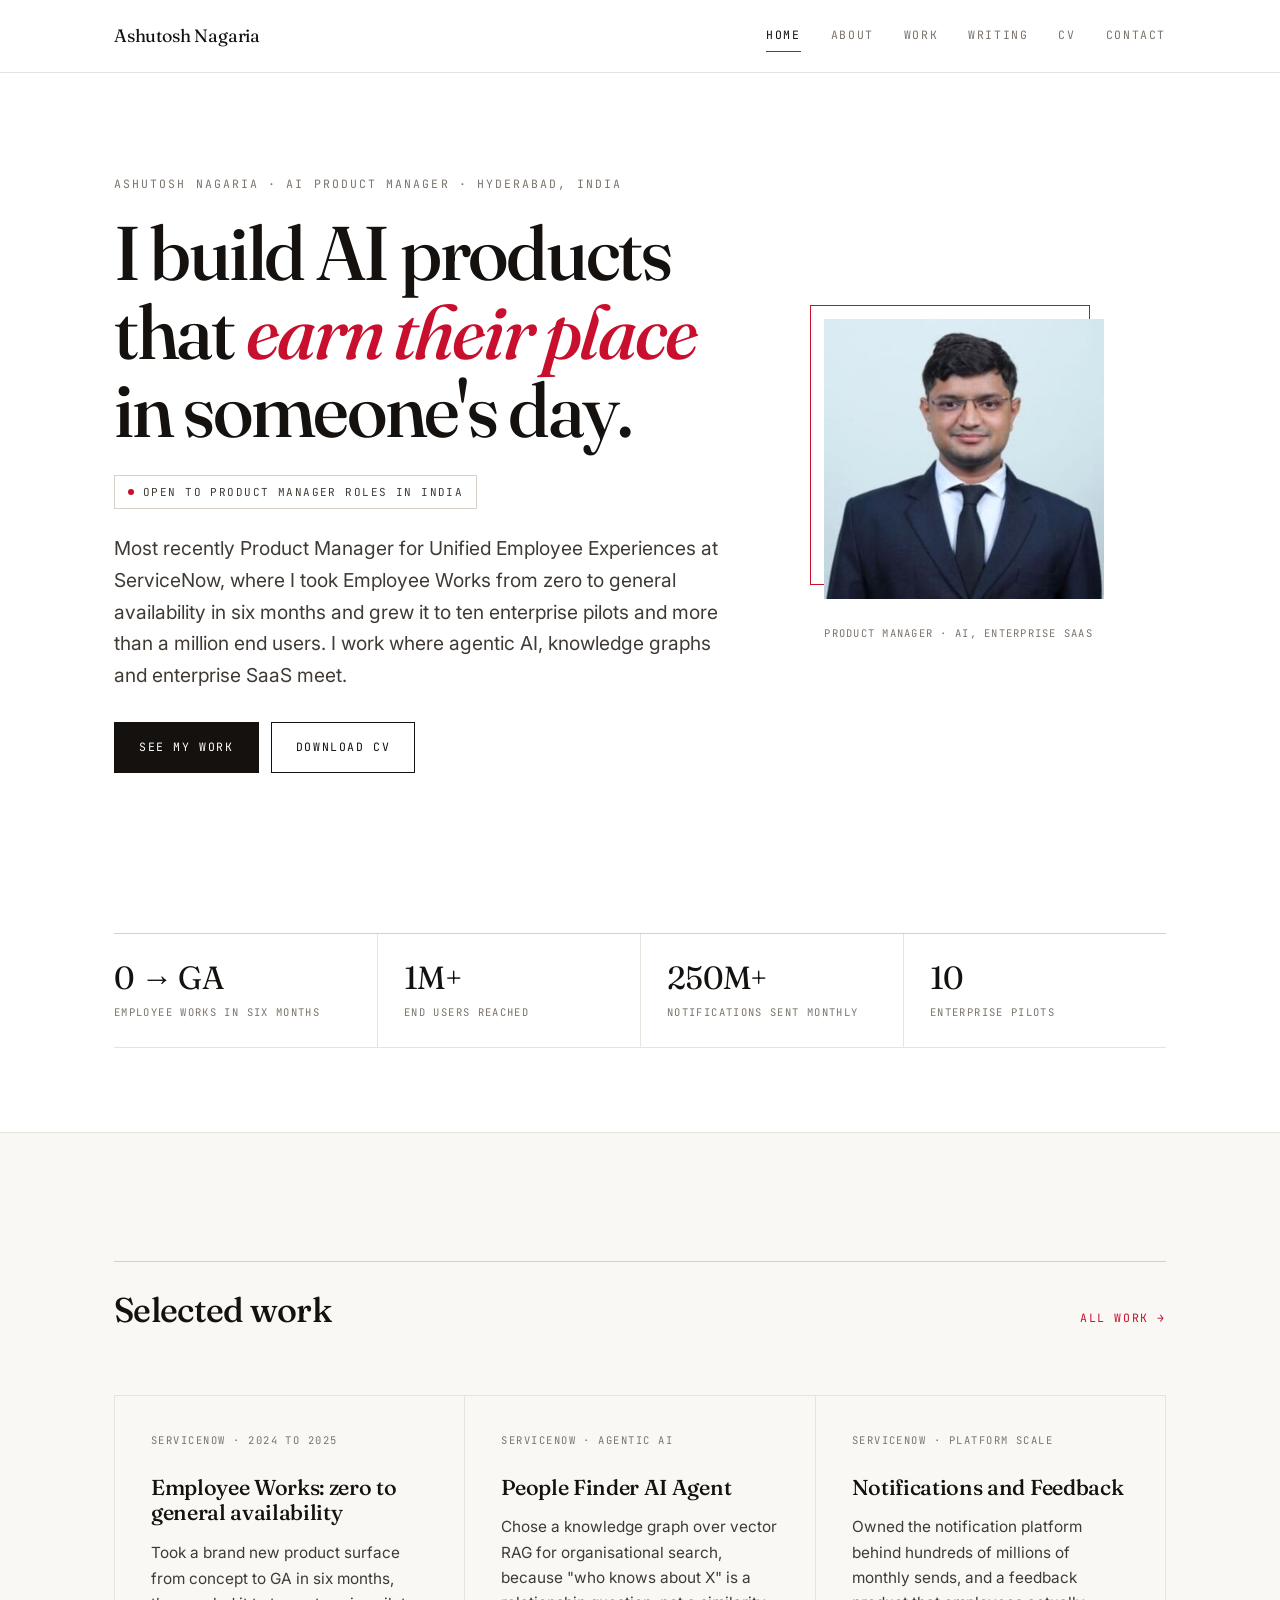
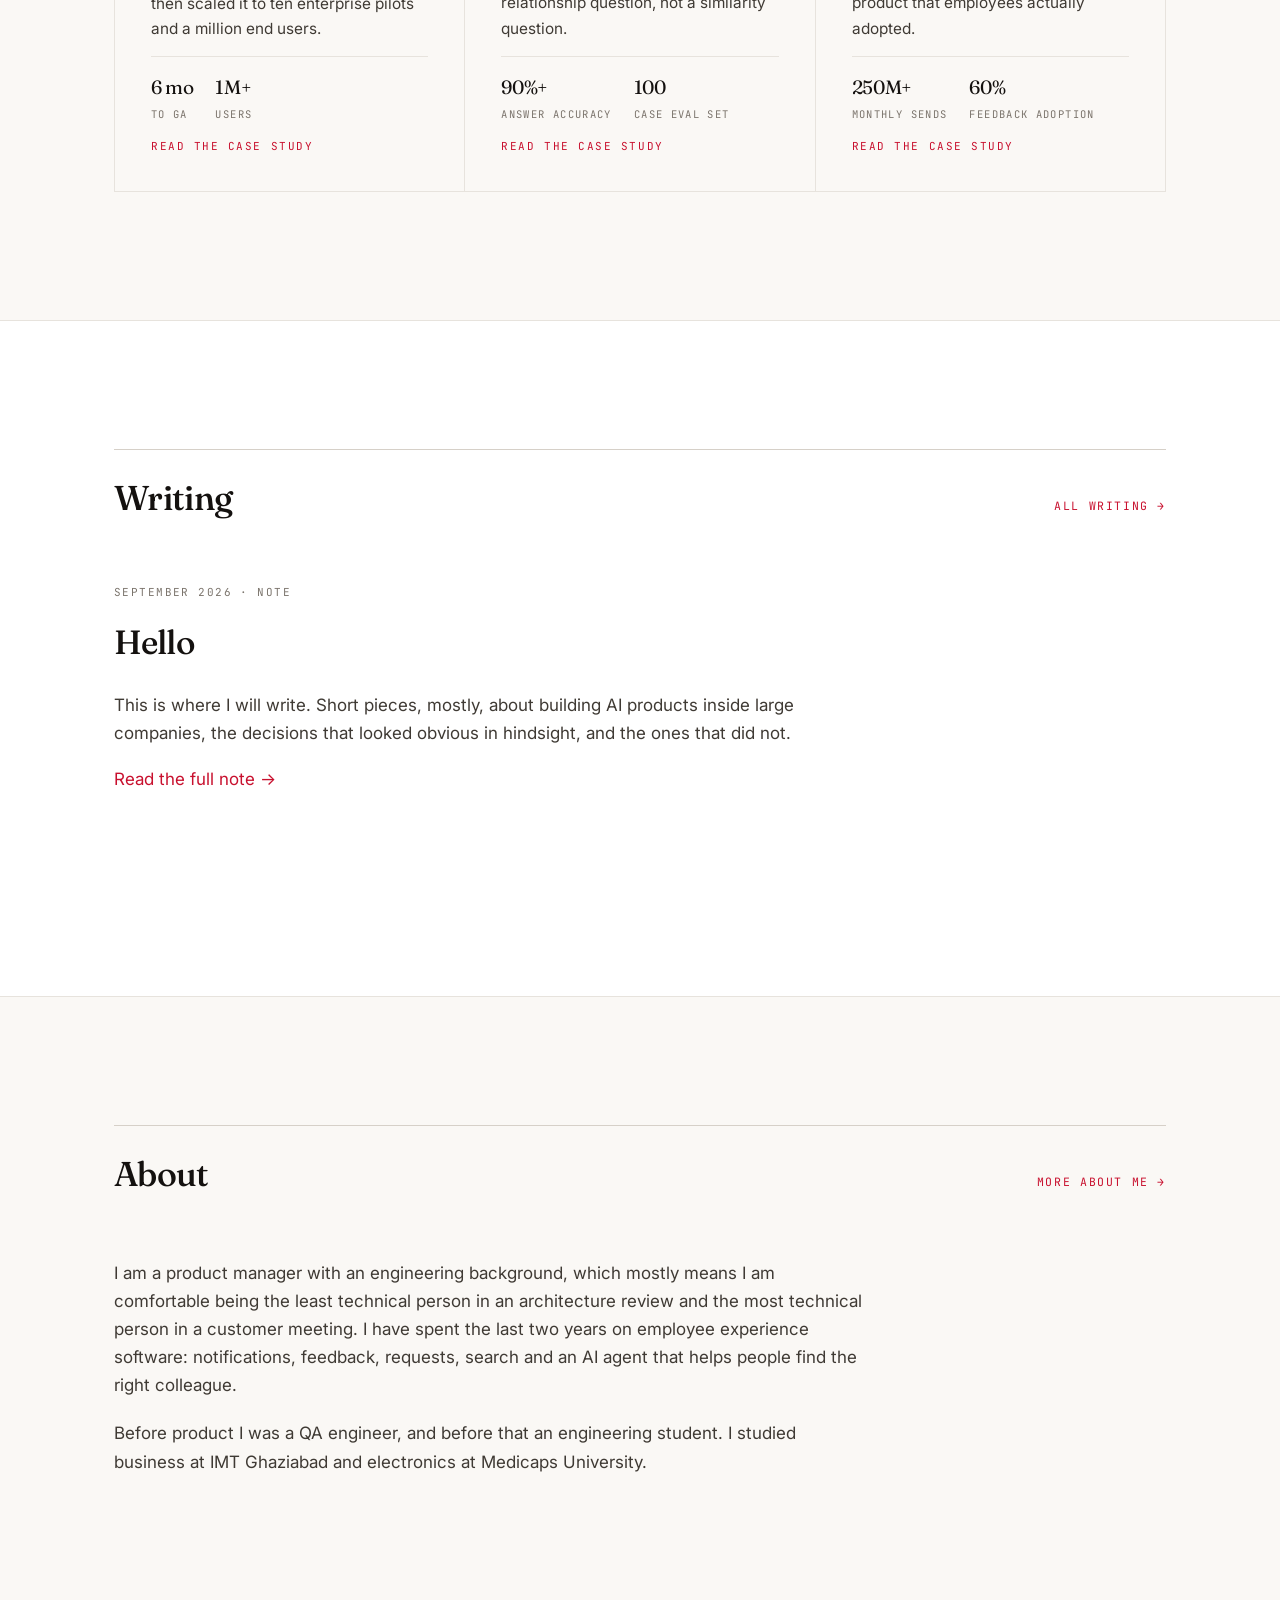
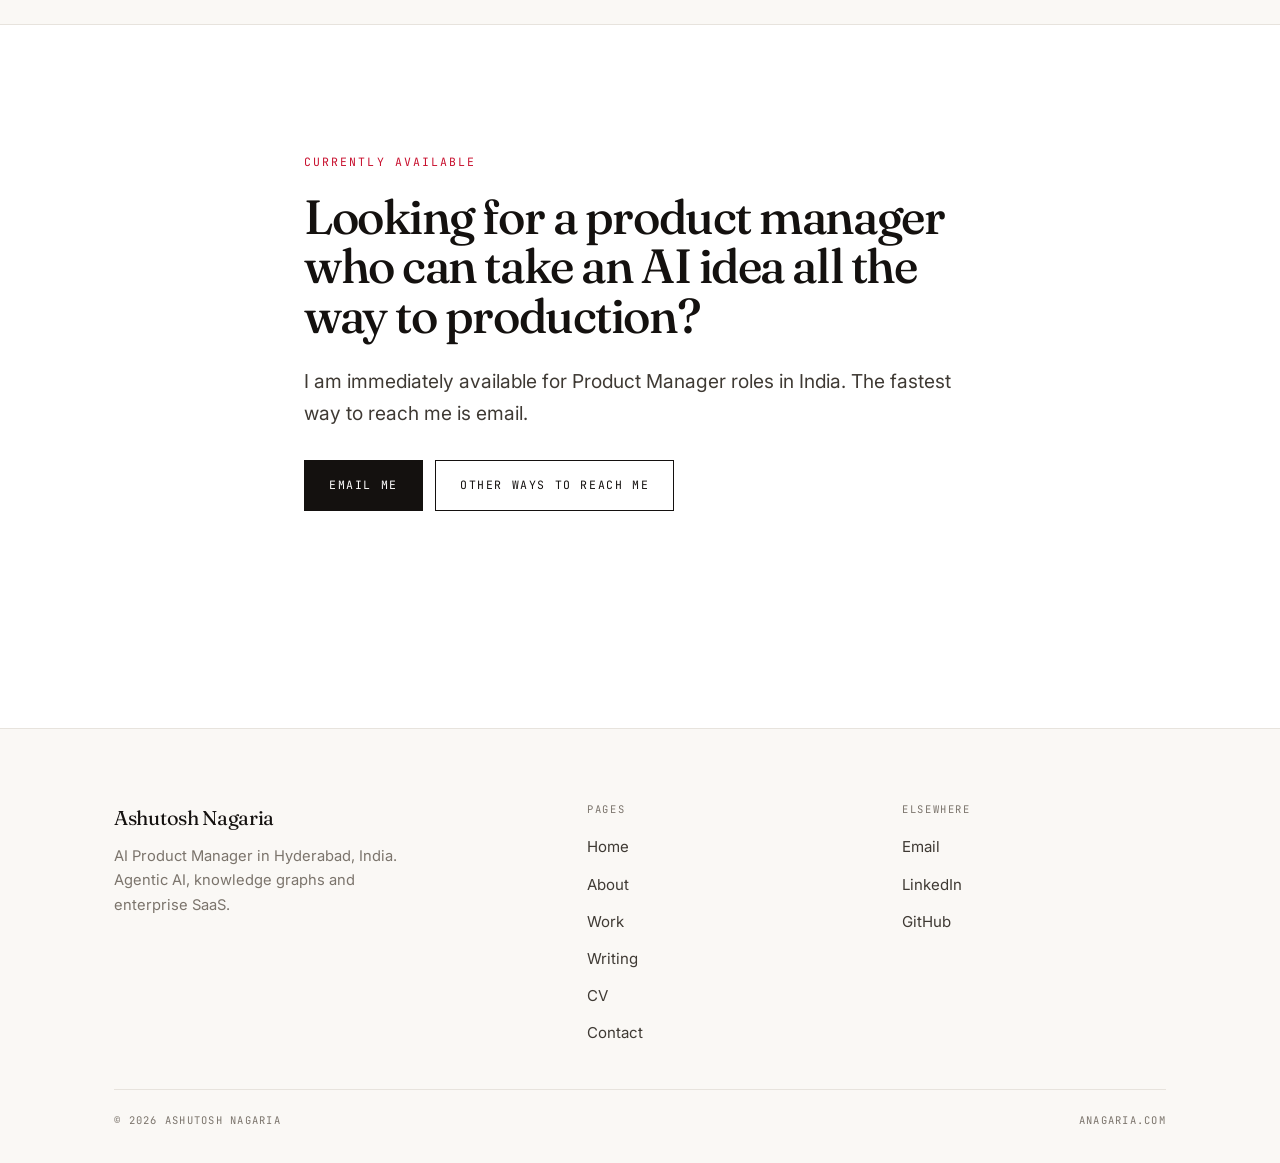
<file: index.html>
<!DOCTYPE html>
<html lang="en">
<head>
<meta charset="utf-8">
<meta name="viewport" content="width=device-width, initial-scale=1">
<title>Ashutosh Nagaria | AI Product Manager</title>
<meta name="description" content="Ashutosh Nagaria is an AI Product Manager in Hyderabad working across agentic AI, knowledge graphs and enterprise SaaS. Portfolio, case studies and CV.">
<meta property="og:title" content="Ashutosh Nagaria | AI Product Manager">
<meta property="og:description" content="AI Product Manager building agentic AI and enterprise SaaS products.">
<meta property="og:type" content="website">
<meta property="og:url" content="https://anagaria.com/">
<link rel="icon" href="assets/favicon.svg" type="image/svg+xml">
<link rel="icon" href="assets/favicon-32.png" sizes="32x32" type="image/png">
<link rel="apple-touch-icon" href="assets/apple-touch-icon.png">
<link rel="preconnect" href="https://fonts.googleapis.com">
<link rel="preconnect" href="https://fonts.gstatic.com" crossorigin>
<link href="https://fonts.googleapis.com/css2?family=Fraunces:ital,opsz,wght@0,9..144,400;0,9..144,500;0,9..144,600;1,9..144,500&family=Inter:wght@400;500&family=JetBrains+Mono:wght@400;500&display=swap" rel="stylesheet">
<link rel="stylesheet" href="css/style.css">
</head>
<body>
<a class="skip-link" href="#main">Skip to content</a>

<!-- ===== header (same markup on every page) ===== -->
<header class="site-header">
  <div class="site-header__inner">
    <a class="brand" href="index.html">Ashutosh Nagaria</a>
    <button class="nav-toggle" aria-expanded="false" aria-controls="primary-nav">Menu</button>
    <nav class="nav" id="primary-nav" aria-label="Primary">
      <a href="index.html">Home</a>
      <a href="about.html">About</a>
      <a href="work.html">Work</a>
      <a href="writing.html">Writing</a>
      <a href="cv.html">CV</a>
      <a href="contact.html">Contact</a>
    </nav>
  </div>
</header>

<main id="main">

  <!-- ===== hero ===== -->
  <section class="hero">
    <div class="wrap">
      <div class="hero__grid">
        <div>
          <p class="eyebrow">Ashutosh Nagaria &middot; AI Product Manager &middot; Hyderabad, India</p>
          <h1 class="display">I build AI products that <em>earn their place</em> in someone's day.</h1>
          <p class="status">Open to Product Manager roles in India</p>
          <p class="lede">Most recently Product Manager for Unified Employee Experiences at ServiceNow, where I took Employee Works from zero to general availability in six months and grew it to ten enterprise pilots and more than a million end users. I work where agentic AI, knowledge graphs and enterprise SaaS meet.</p>
          <div class="btn-row">
            <a class="btn" href="work.html">See my work</a>
            <a class="btn btn--ghost" href="assets/Ashutosh-Nagaria-CV.pdf" download>Download CV</a>
          </div>
        </div>
        <div class="portrait">
          <img src="assets/headshot.jpg" alt="Portrait of Ashutosh Nagaria" width="350" height="350">
          <p class="portrait__caption">Product Manager &middot; AI, Enterprise SaaS</p>
        </div>
      </div>
    </div>
  </section>

  <!-- ===== metric strip ===== -->
  <section class="section section--tight">
    <div class="wrap">
      <div class="metrics">
        <div class="metric">
          <span class="metric__value">0 &rarr; GA</span>
          <span class="metric__label">Employee Works in six months</span>
        </div>
        <div class="metric">
          <span class="metric__value">1M+</span>
          <span class="metric__label">End users reached</span>
        </div>
        <div class="metric">
          <span class="metric__value">250M+</span>
          <span class="metric__label">Notifications sent monthly</span>
        </div>
        <div class="metric">
          <span class="metric__value">10</span>
          <span class="metric__label">Enterprise pilots</span>
        </div>
      </div>
    </div>
  </section>

  <!-- ===== selected work ===== -->
  <section class="section section--alt">
    <div class="wrap">
      <div class="section__head">
        <h2 class="section__title">Selected work</h2>
        <a class="section__link" href="work.html">All work &rarr;</a>
      </div>

      <div class="cards reveal">

        <a class="card" href="work/employee-works.html">
          <p class="card__meta">ServiceNow &middot; 2024 to 2025</p>
          <h3 class="card__title">Employee Works: zero to general availability</h3>
          <p class="card__text">Took a brand new product surface from concept to GA in six months, then scaled it to ten enterprise pilots and a million end users.</p>
          <div class="card__stats">
            <div class="metric">
              <span class="metric__value">6 mo</span>
              <span class="metric__label">To GA</span>
            </div>
            <div class="metric">
              <span class="metric__value">1M+</span>
              <span class="metric__label">Users</span>
            </div>
          </div>
          <span class="card__cta">Read the case study</span>
        </a>

        <a class="card" href="work/people-finder.html">
          <p class="card__meta">ServiceNow &middot; Agentic AI</p>
          <h3 class="card__title">People Finder AI Agent</h3>
          <p class="card__text">Chose a knowledge graph over vector RAG for organisational search, because "who knows about X" is a relationship question, not a similarity question.</p>
          <div class="card__stats">
            <div class="metric">
              <span class="metric__value">90%+</span>
              <span class="metric__label">Answer accuracy</span>
            </div>
            <div class="metric">
              <span class="metric__value">100</span>
              <span class="metric__label">Case eval set</span>
            </div>
          </div>
          <span class="card__cta">Read the case study</span>
        </a>

        <a class="card" href="work/notifications-feedback.html">
          <p class="card__meta">ServiceNow &middot; Platform scale</p>
          <h3 class="card__title">Notifications and Feedback</h3>
          <p class="card__text">Owned the notification platform behind hundreds of millions of monthly sends, and a feedback product that employees actually adopted.</p>
          <div class="card__stats">
            <div class="metric">
              <span class="metric__value">250M+</span>
              <span class="metric__label">Monthly sends</span>
            </div>
            <div class="metric">
              <span class="metric__value">60%</span>
              <span class="metric__label">Feedback adoption</span>
            </div>
          </div>
          <span class="card__cta">Read the case study</span>
        </a>

      </div>
    </div>
  </section>

  <!-- ===== writing ===== -->
  <section class="section">
    <div class="wrap">
      <div class="section__head">
        <h2 class="section__title">Writing</h2>
        <a class="section__link" href="writing.html">All writing &rarr;</a>
      </div>

      <article class="post reveal" style="border-top:0;padding-top:0;">
        <p class="post__meta">September 2026 &middot; Note</p>
        <h3 class="post__title">Hello</h3>
        <div class="post__body">
          <p>This is where I will write. Short pieces, mostly, about building AI products inside large companies, the decisions that looked obvious in hindsight, and the ones that did not.</p>
          <p><a href="writing.html" style="color:var(--accent);">Read the full note &rarr;</a></p>
        </div>
      </article>
    </div>
  </section>

  <!-- ===== about preview ===== -->
  <section class="section section--alt">
    <div class="wrap">
      <div class="section__head">
        <h2 class="section__title">About</h2>
        <a class="section__link" href="about.html">More about me &rarr;</a>
      </div>
      <div class="prose reveal">
        <p>I am a product manager with an engineering background, which mostly means I am comfortable being the least technical person in an architecture review and the most technical person in a customer meeting. I have spent the last two years on employee experience software: notifications, feedback, requests, search and an AI agent that helps people find the right colleague.</p>
        <p>Before product I was a QA engineer, and before that an engineering student. I studied business at IMT Ghaziabad and electronics at Medicaps University.</p>
      </div>
    </div>
  </section>

  <!-- ===== contact cta ===== -->
  <section class="section">
    <div class="wrap wrap--narrow">
      <p class="eyebrow eyebrow--accent">Currently available</p>
      <h2 class="display" style="font-size:clamp(1.9rem,4vw,3rem);">Looking for a product manager who can take an AI idea all the way to production?</h2>
      <p class="lede">I am immediately available for Product Manager roles in India. The fastest way to reach me is email.</p>
      <div class="btn-row">
        <a class="btn" href="mailto:anashutosh9@gmail.com">Email me</a>
        <a class="btn btn--ghost" href="contact.html">Other ways to reach me</a>
      </div>
    </div>
  </section>

</main>

<!-- ===== footer (same markup on every page) ===== -->
<footer class="site-footer">
  <div class="wrap">
    <div class="site-footer__grid">
      <div>
        <p class="site-footer__name">Ashutosh Nagaria</p>
        <p class="site-footer__note">AI Product Manager in Hyderabad, India. Agentic AI, knowledge graphs and enterprise SaaS.</p>
      </div>
      <div>
        <h4>Pages</h4>
        <ul>
          <li><a href="index.html">Home</a></li>
          <li><a href="about.html">About</a></li>
          <li><a href="work.html">Work</a></li>
          <li><a href="writing.html">Writing</a></li>
          <li><a href="cv.html">CV</a></li>
          <li><a href="contact.html">Contact</a></li>
        </ul>
      </div>
      <div>
        <h4>Elsewhere</h4>
        <ul>
          <li><a href="mailto:anashutosh9@gmail.com">Email</a></li>
          <li><a href="https://www.linkedin.com/in/ashutosh-nagaria/" target="_blank" rel="noopener">LinkedIn</a></li>
          <li><a href="https://github.com/Ashutosh-nagaria" target="_blank" rel="noopener">GitHub</a></li>
          <!-- Add these when you start publishing
          <li><a href="#">X</a></li>
          <li><a href="#">Medium</a></li>
          <li><a href="#">Substack</a></li>
          -->
        </ul>
      </div>
    </div>
    <div class="site-footer__base">
      <span>&copy; <span data-year>2026</span> Ashutosh Nagaria</span>
      <span>anagaria.com</span>
    </div>
  </div>
</footer>

<script src="js/main.js"></script>
</body>
</html>
</file>
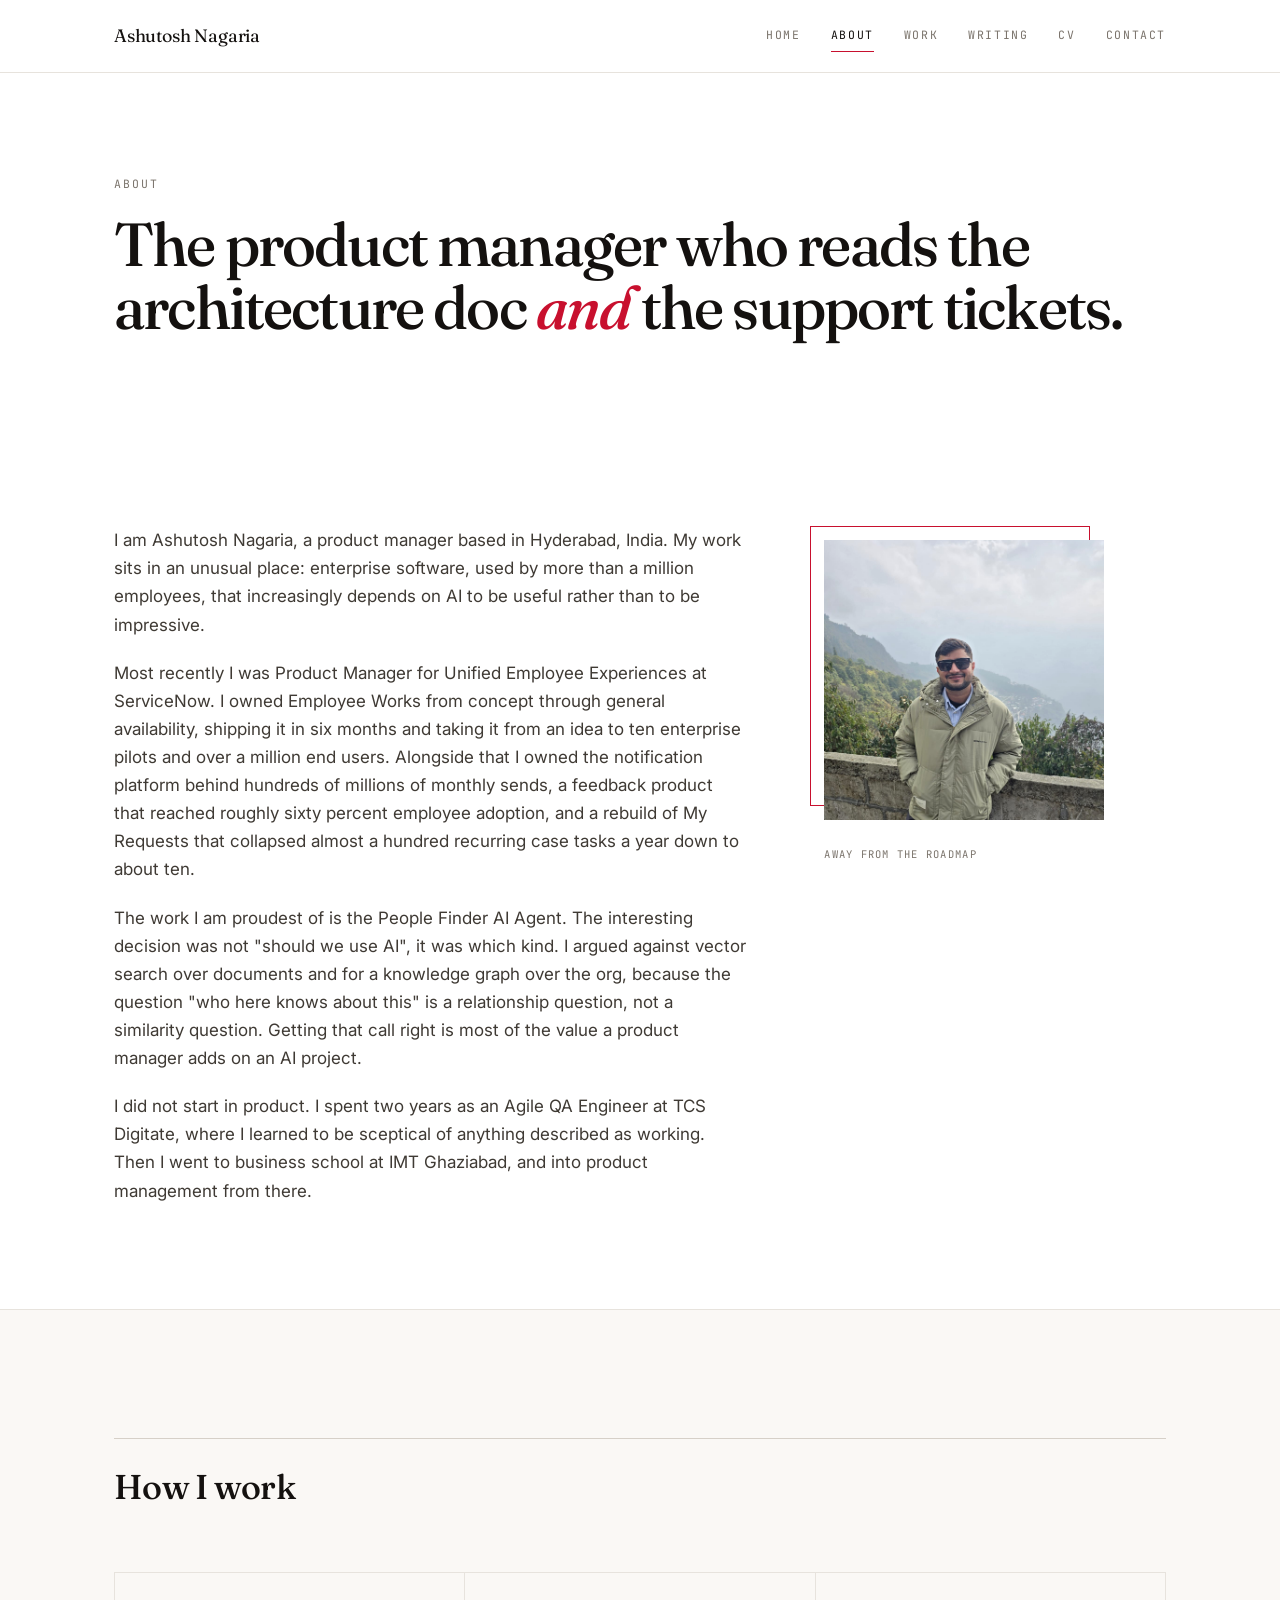
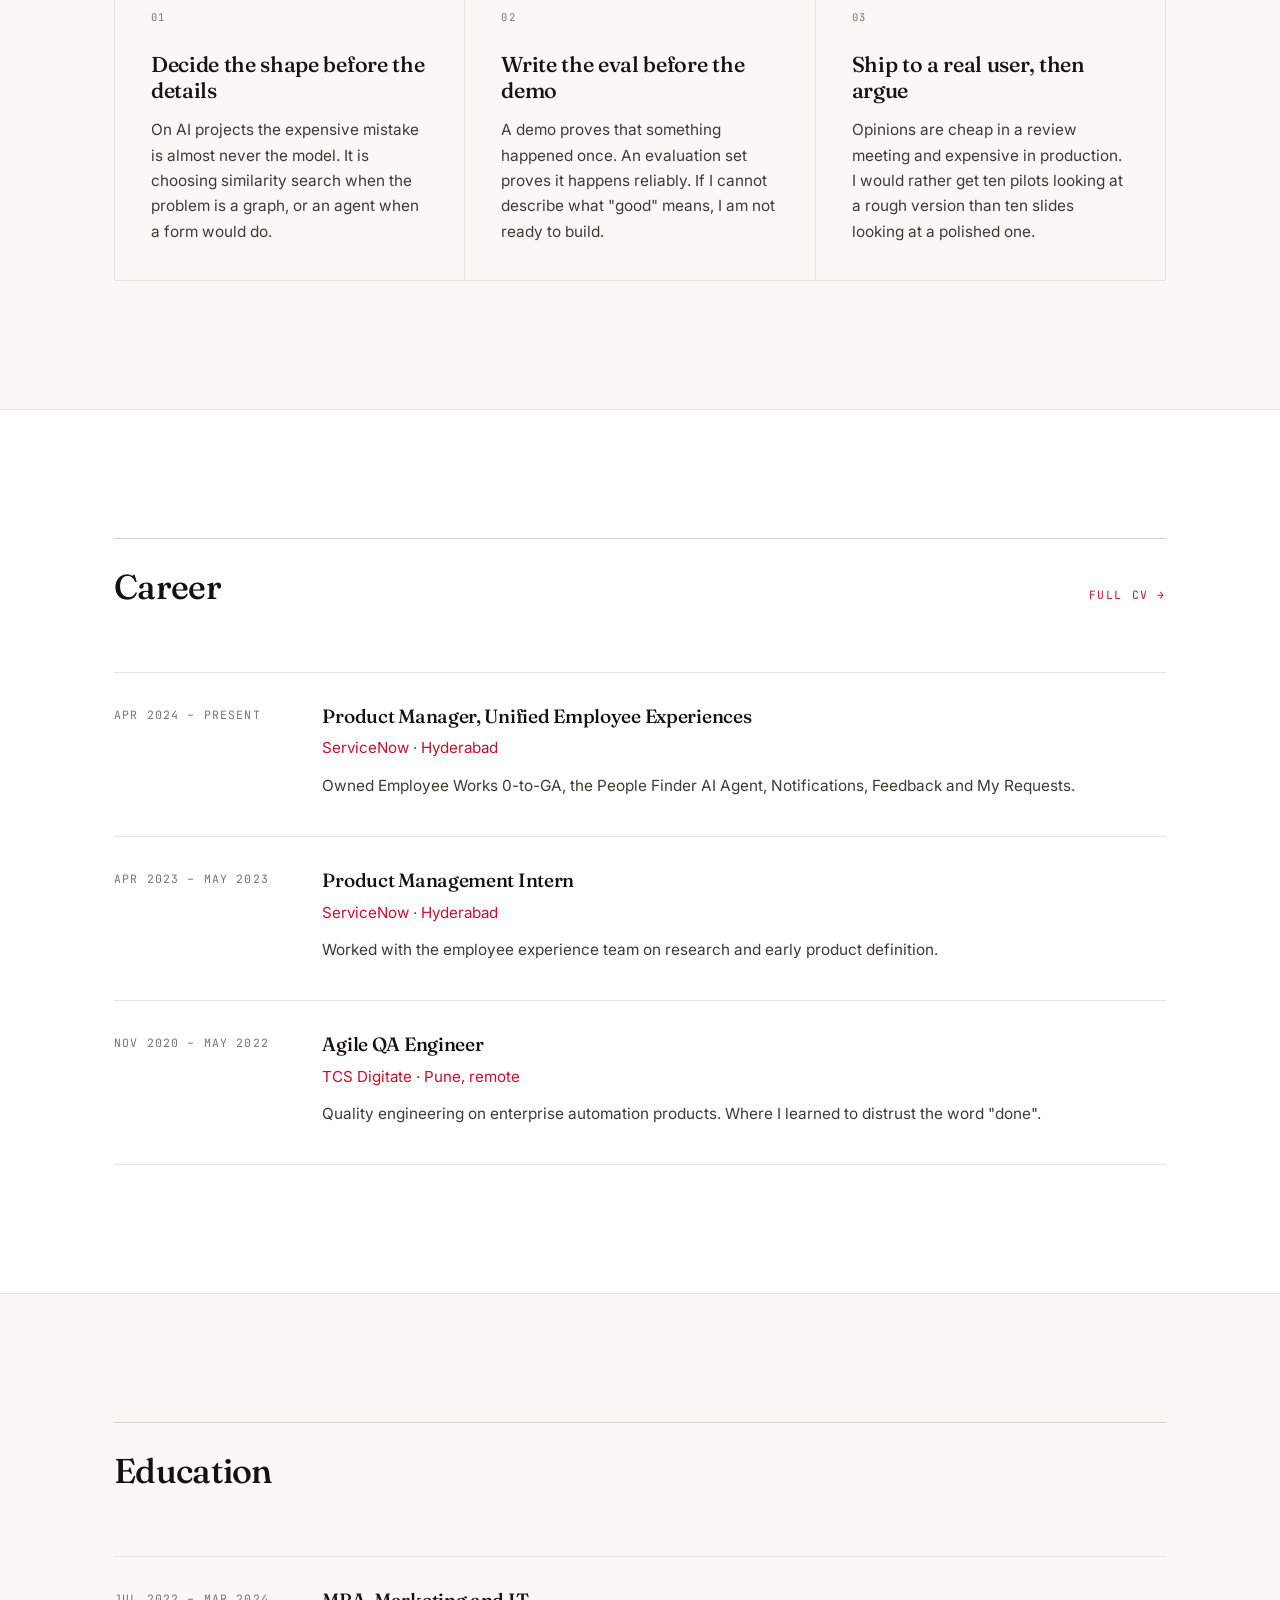
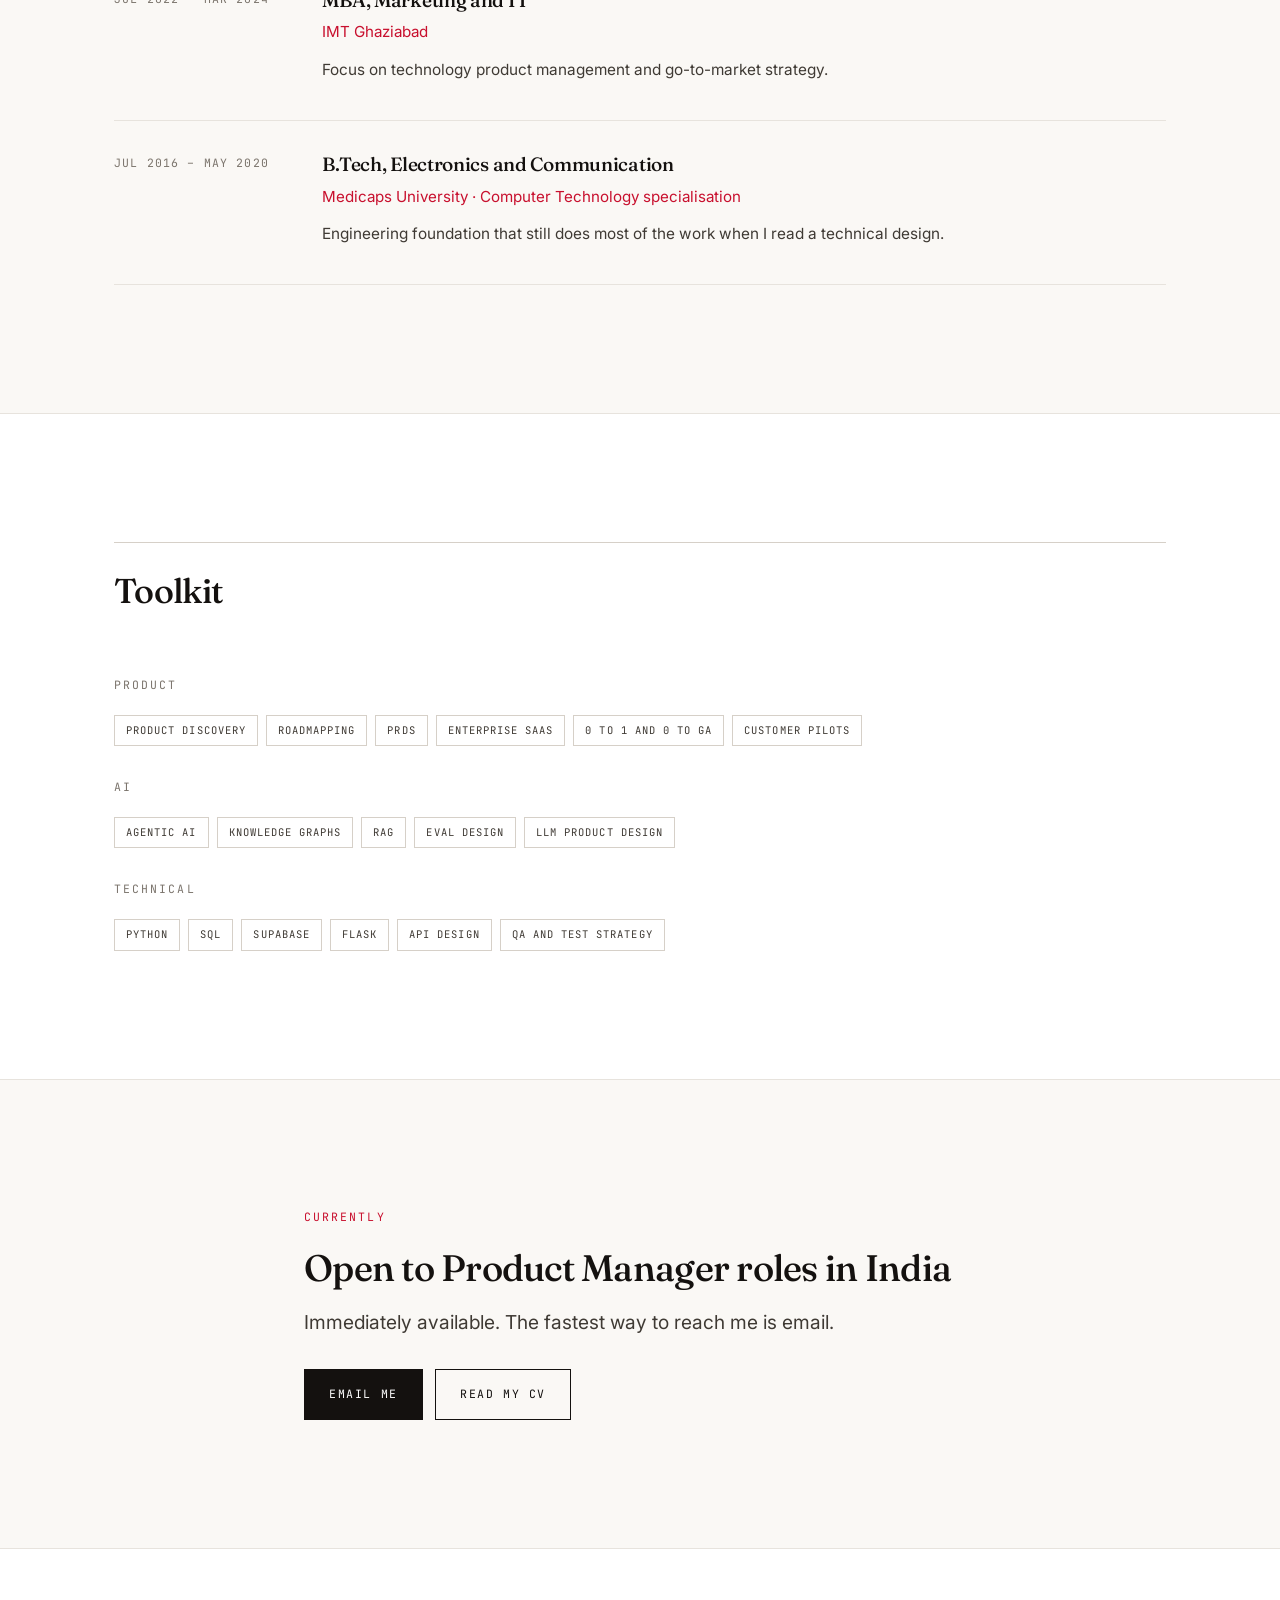
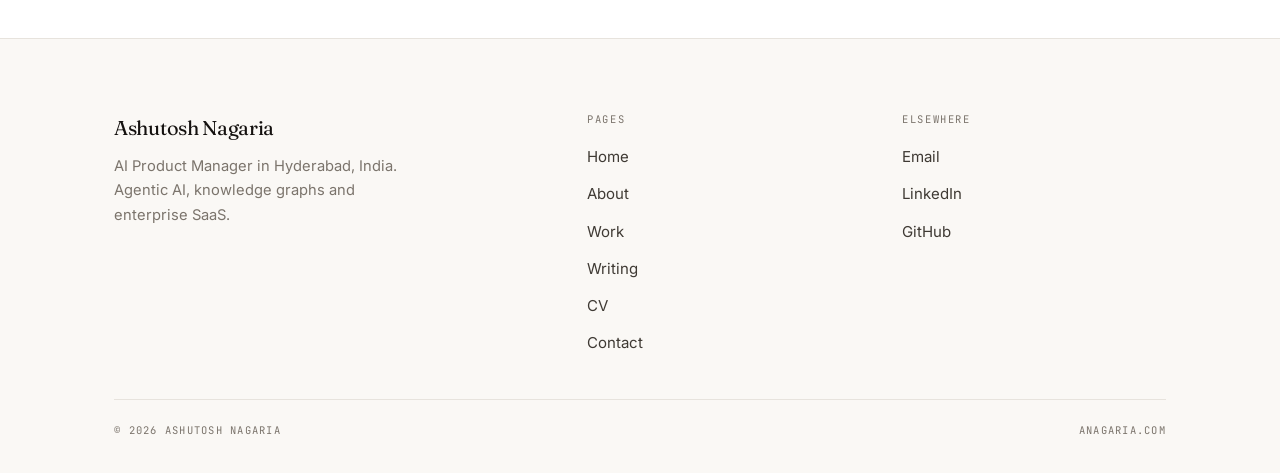
<file: about.html>
<!DOCTYPE html>
<html lang="en">
<head>
<meta charset="utf-8">
<meta name="viewport" content="width=device-width, initial-scale=1">
<title>About | Ashutosh Nagaria</title>
<meta name="description" content="About Ashutosh Nagaria, AI Product Manager in Hyderabad. Career history, education and how he works.">
<link rel="icon" href="assets/favicon.svg" type="image/svg+xml">
<link rel="icon" href="assets/favicon-32.png" sizes="32x32" type="image/png">
<link rel="apple-touch-icon" href="assets/apple-touch-icon.png">
<link rel="preconnect" href="https://fonts.googleapis.com">
<link rel="preconnect" href="https://fonts.gstatic.com" crossorigin>
<link href="https://fonts.googleapis.com/css2?family=Fraunces:ital,opsz,wght@0,9..144,400;0,9..144,500;0,9..144,600;1,9..144,500&family=Inter:wght@400;500&family=JetBrains+Mono:wght@400;500&display=swap" rel="stylesheet">
<link rel="stylesheet" href="css/style.css">
</head>
<body>
<a class="skip-link" href="#main">Skip to content</a>

<header class="site-header">
  <div class="site-header__inner">
    <a class="brand" href="index.html">Ashutosh Nagaria</a>
    <button class="nav-toggle" aria-expanded="false" aria-controls="primary-nav">Menu</button>
    <nav class="nav" id="primary-nav" aria-label="Primary">
      <a href="index.html">Home</a>
      <a href="about.html">About</a>
      <a href="work.html">Work</a>
      <a href="writing.html">Writing</a>
      <a href="cv.html">CV</a>
      <a href="contact.html">Contact</a>
    </nav>
  </div>
</header>

<main id="main">

  <section class="hero">
    <div class="wrap">
      <p class="eyebrow">About</p>
      <h1 class="display" style="font-size:clamp(2.2rem,5vw,3.8rem);">The product manager who reads the architecture doc <em>and</em> the support tickets.</h1>
    </div>
  </section>

  <section class="section section--tight">
    <div class="wrap">
      <div class="hero__grid hero__grid--top">
        <div class="prose reveal">
          <p>I am Ashutosh Nagaria, a product manager based in Hyderabad, India. My work sits in an unusual place: enterprise software, used by more than a million employees, that increasingly depends on AI to be useful rather than to be impressive.</p>
          <p>Most recently I was Product Manager for Unified Employee Experiences at ServiceNow. I owned Employee Works from concept through general availability, shipping it in six months and taking it from an idea to ten enterprise pilots and over a million end users. Alongside that I owned the notification platform behind hundreds of millions of monthly sends, a feedback product that reached roughly sixty percent employee adoption, and a rebuild of My Requests that collapsed almost a hundred recurring case tasks a year down to about ten.</p>
          <p>The work I am proudest of is the People Finder AI Agent. The interesting decision was not "should we use AI", it was which kind. I argued against vector search over documents and for a knowledge graph over the org, because the question "who here knows about this" is a relationship question, not a similarity question. Getting that call right is most of the value a product manager adds on an AI project.</p>
          <p>I did not start in product. I spent two years as an Agile QA Engineer at TCS Digitate, where I learned to be sceptical of anything described as working. Then I went to business school at IMT Ghaziabad, and into product management from there.</p>
        </div>
        <div class="portrait">
          <img src="assets/headshot-casual.jpg" alt="Ashutosh Nagaria outdoors in the hills" width="800" height="1000">
          <p class="portrait__caption">Away from the roadmap</p>
        </div>
      </div>
    </div>
  </section>

  <section class="section section--alt">
    <div class="wrap">
      <div class="section__head">
        <h2 class="section__title">How I work</h2>
      </div>
      <div class="cards reveal">
        <div class="card">
          <p class="card__meta">01</p>
          <h3 class="card__title">Decide the shape before the details</h3>
          <p class="card__text">On AI projects the expensive mistake is almost never the model. It is choosing similarity search when the problem is a graph, or an agent when a form would do.</p>
        </div>
        <div class="card">
          <p class="card__meta">02</p>
          <h3 class="card__title">Write the eval before the demo</h3>
          <p class="card__text">A demo proves that something happened once. An evaluation set proves it happens reliably. If I cannot describe what "good" means, I am not ready to build.</p>
        </div>
        <div class="card">
          <p class="card__meta">03</p>
          <h3 class="card__title">Ship to a real user, then argue</h3>
          <p class="card__text">Opinions are cheap in a review meeting and expensive in production. I would rather get ten pilots looking at a rough version than ten slides looking at a polished one.</p>
        </div>
      </div>
    </div>
  </section>

  <section class="section">
    <div class="wrap">
      <div class="section__head">
        <h2 class="section__title">Career</h2>
        <a class="section__link" href="cv.html">Full CV &rarr;</a>
      </div>
      <div class="timeline reveal">

        <div class="timeline__item">
          <p class="timeline__when">Apr 2024 &ndash; Present</p>
          <div>
            <h3 class="timeline__role">Product Manager, Unified Employee Experiences</h3>
            <p class="timeline__org">ServiceNow &middot; Hyderabad</p>
            <p class="timeline__desc">Owned Employee Works 0-to-GA, the People Finder AI Agent, Notifications, Feedback and My Requests.</p>
          </div>
        </div>

        <div class="timeline__item">
          <p class="timeline__when">Apr 2023 &ndash; May 2023</p>
          <div>
            <h3 class="timeline__role">Product Management Intern</h3>
            <p class="timeline__org">ServiceNow &middot; Hyderabad</p>
            <p class="timeline__desc">Worked with the employee experience team on research and early product definition.</p>
          </div>
        </div>

        <div class="timeline__item">
          <p class="timeline__when">Nov 2020 &ndash; May 2022</p>
          <div>
            <h3 class="timeline__role">Agile QA Engineer</h3>
            <p class="timeline__org">TCS Digitate &middot; Pune, remote</p>
            <p class="timeline__desc">Quality engineering on enterprise automation products. Where I learned to distrust the word "done".</p>
          </div>
        </div>

      </div>
    </div>
  </section>

  <section class="section section--alt">
    <div class="wrap">
      <div class="section__head">
        <h2 class="section__title">Education</h2>
      </div>
      <div class="timeline reveal">

        <div class="timeline__item">
          <p class="timeline__when">Jul 2022 &ndash; Mar 2024</p>
          <div>
            <h3 class="timeline__role">MBA, Marketing and IT</h3>
            <p class="timeline__org">IMT Ghaziabad</p>
            <p class="timeline__desc">Focus on technology product management and go-to-market strategy.</p>
          </div>
        </div>

        <div class="timeline__item">
          <p class="timeline__when">Jul 2016 &ndash; May 2020</p>
          <div>
            <h3 class="timeline__role">B.Tech, Electronics and Communication</h3>
            <p class="timeline__org">Medicaps University &middot; Computer Technology specialisation</p>
            <p class="timeline__desc">Engineering foundation that still does most of the work when I read a technical design.</p>
          </div>
        </div>

      </div>
    </div>
  </section>

  <section class="section">
    <div class="wrap">
      <div class="section__head">
        <h2 class="section__title">Toolkit</h2>
      </div>
      <div class="reveal">
        <p class="eyebrow">Product</p>
        <div class="tag-row" style="margin-bottom:32px;">
          <span class="tag">Product discovery</span>
          <span class="tag">Roadmapping</span>
          <span class="tag">PRDs</span>
          <span class="tag">Enterprise SaaS</span>
          <span class="tag">0 to 1 and 0 to GA</span>
          <span class="tag">Customer pilots</span>
        </div>
        <p class="eyebrow">AI</p>
        <div class="tag-row" style="margin-bottom:32px;">
          <span class="tag">Agentic AI</span>
          <span class="tag">Knowledge graphs</span>
          <span class="tag">RAG</span>
          <span class="tag">Eval design</span>
          <span class="tag">LLM product design</span>
        </div>
        <p class="eyebrow">Technical</p>
        <div class="tag-row">
          <span class="tag">Python</span>
          <span class="tag">SQL</span>
          <span class="tag">Supabase</span>
          <span class="tag">Flask</span>
          <span class="tag">API design</span>
          <span class="tag">QA and test strategy</span>
        </div>
      </div>
    </div>
  </section>

  <section class="section section--alt">
    <div class="wrap wrap--narrow">
      <p class="eyebrow eyebrow--accent">Currently</p>
      <h2 class="h2">Open to Product Manager roles in India</h2>
      <p class="lede">Immediately available. The fastest way to reach me is email.</p>
      <div class="btn-row">
        <a class="btn" href="mailto:anashutosh9@gmail.com">Email me</a>
        <a class="btn btn--ghost" href="cv.html">Read my CV</a>
      </div>
    </div>
  </section>

</main>

<footer class="site-footer">
  <div class="wrap">
    <div class="site-footer__grid">
      <div>
        <p class="site-footer__name">Ashutosh Nagaria</p>
        <p class="site-footer__note">AI Product Manager in Hyderabad, India. Agentic AI, knowledge graphs and enterprise SaaS.</p>
      </div>
      <div>
        <h4>Pages</h4>
        <ul>
          <li><a href="index.html">Home</a></li>
          <li><a href="about.html">About</a></li>
          <li><a href="work.html">Work</a></li>
          <li><a href="writing.html">Writing</a></li>
          <li><a href="cv.html">CV</a></li>
          <li><a href="contact.html">Contact</a></li>
        </ul>
      </div>
      <div>
        <h4>Elsewhere</h4>
        <ul>
          <li><a href="mailto:anashutosh9@gmail.com">Email</a></li>
          <li><a href="https://www.linkedin.com/in/ashutosh-nagaria/" target="_blank" rel="noopener">LinkedIn</a></li>
          <li><a href="https://github.com/Ashutosh-nagaria" target="_blank" rel="noopener">GitHub</a></li>
        </ul>
      </div>
    </div>
    <div class="site-footer__base">
      <span>&copy; <span data-year>2026</span> Ashutosh Nagaria</span>
      <span>anagaria.com</span>
    </div>
  </div>
</footer>

<script src="js/main.js"></script>
</body>
</html>
</file>
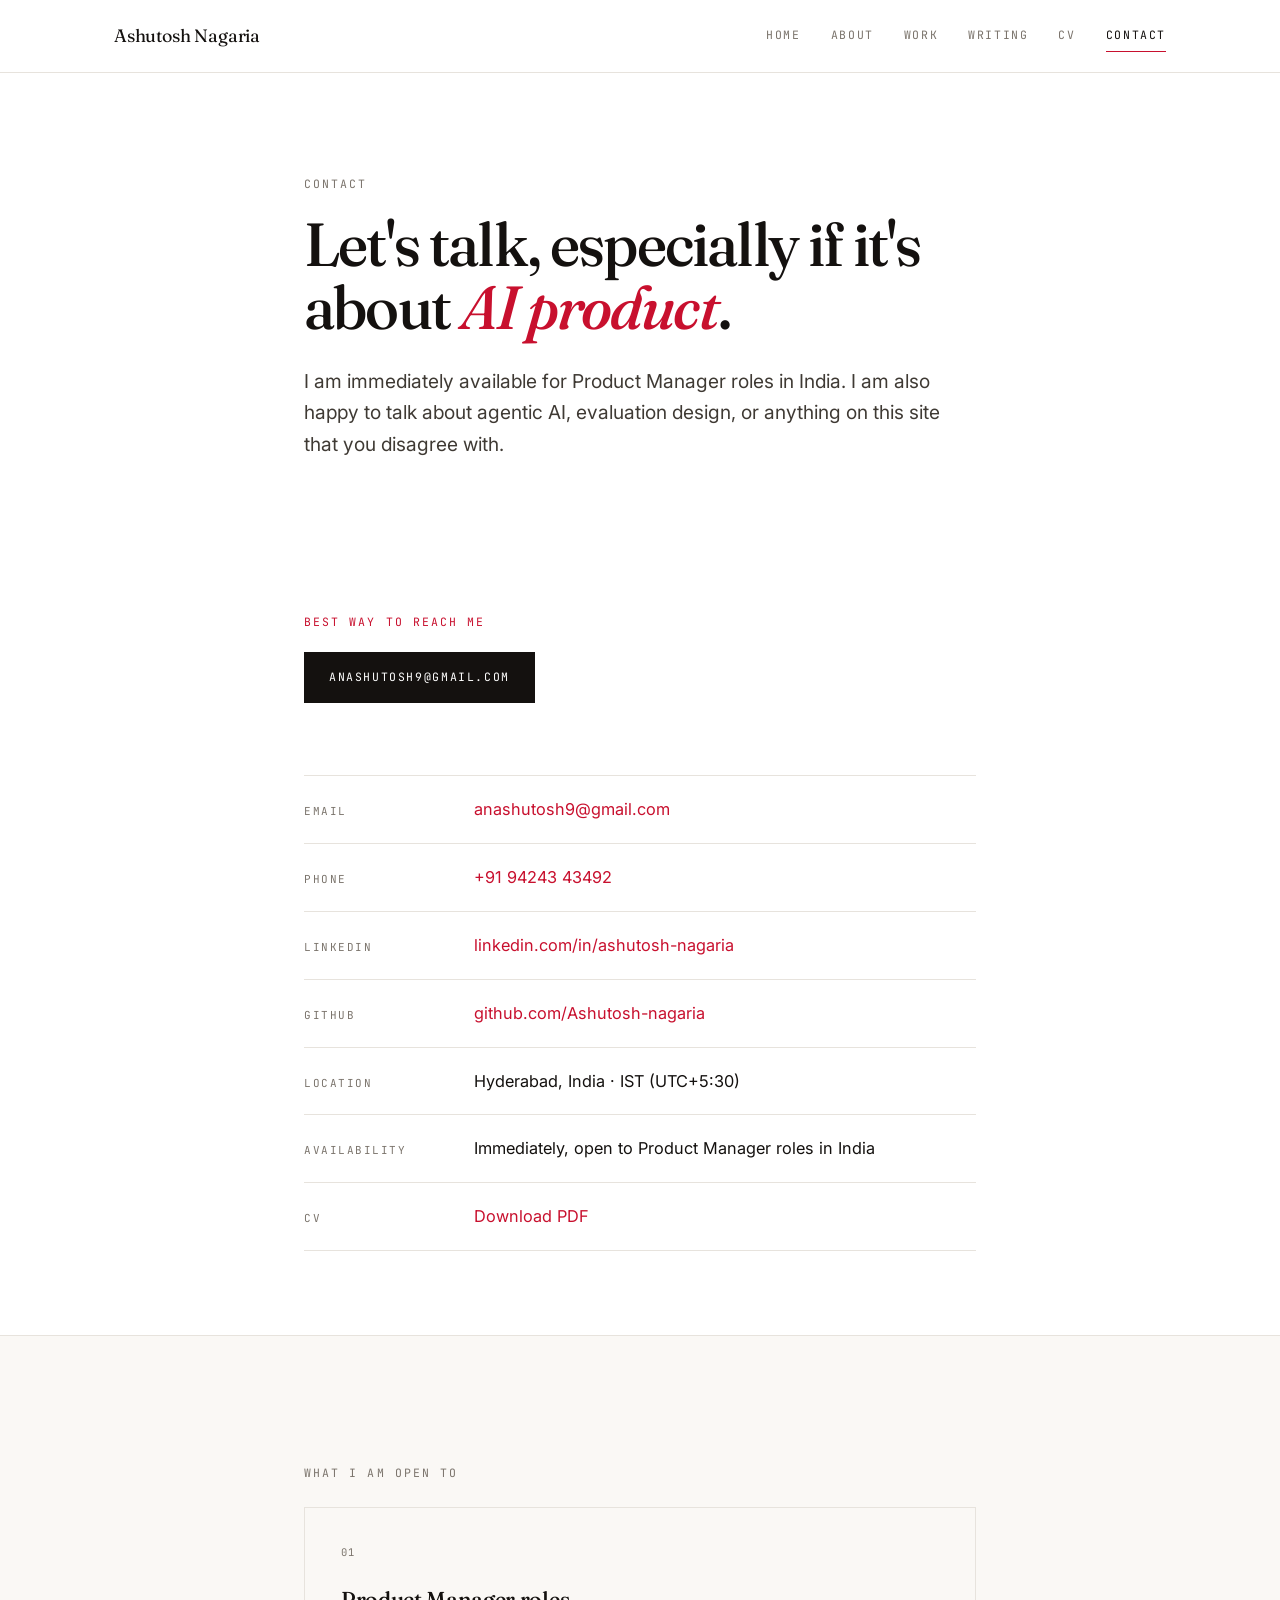
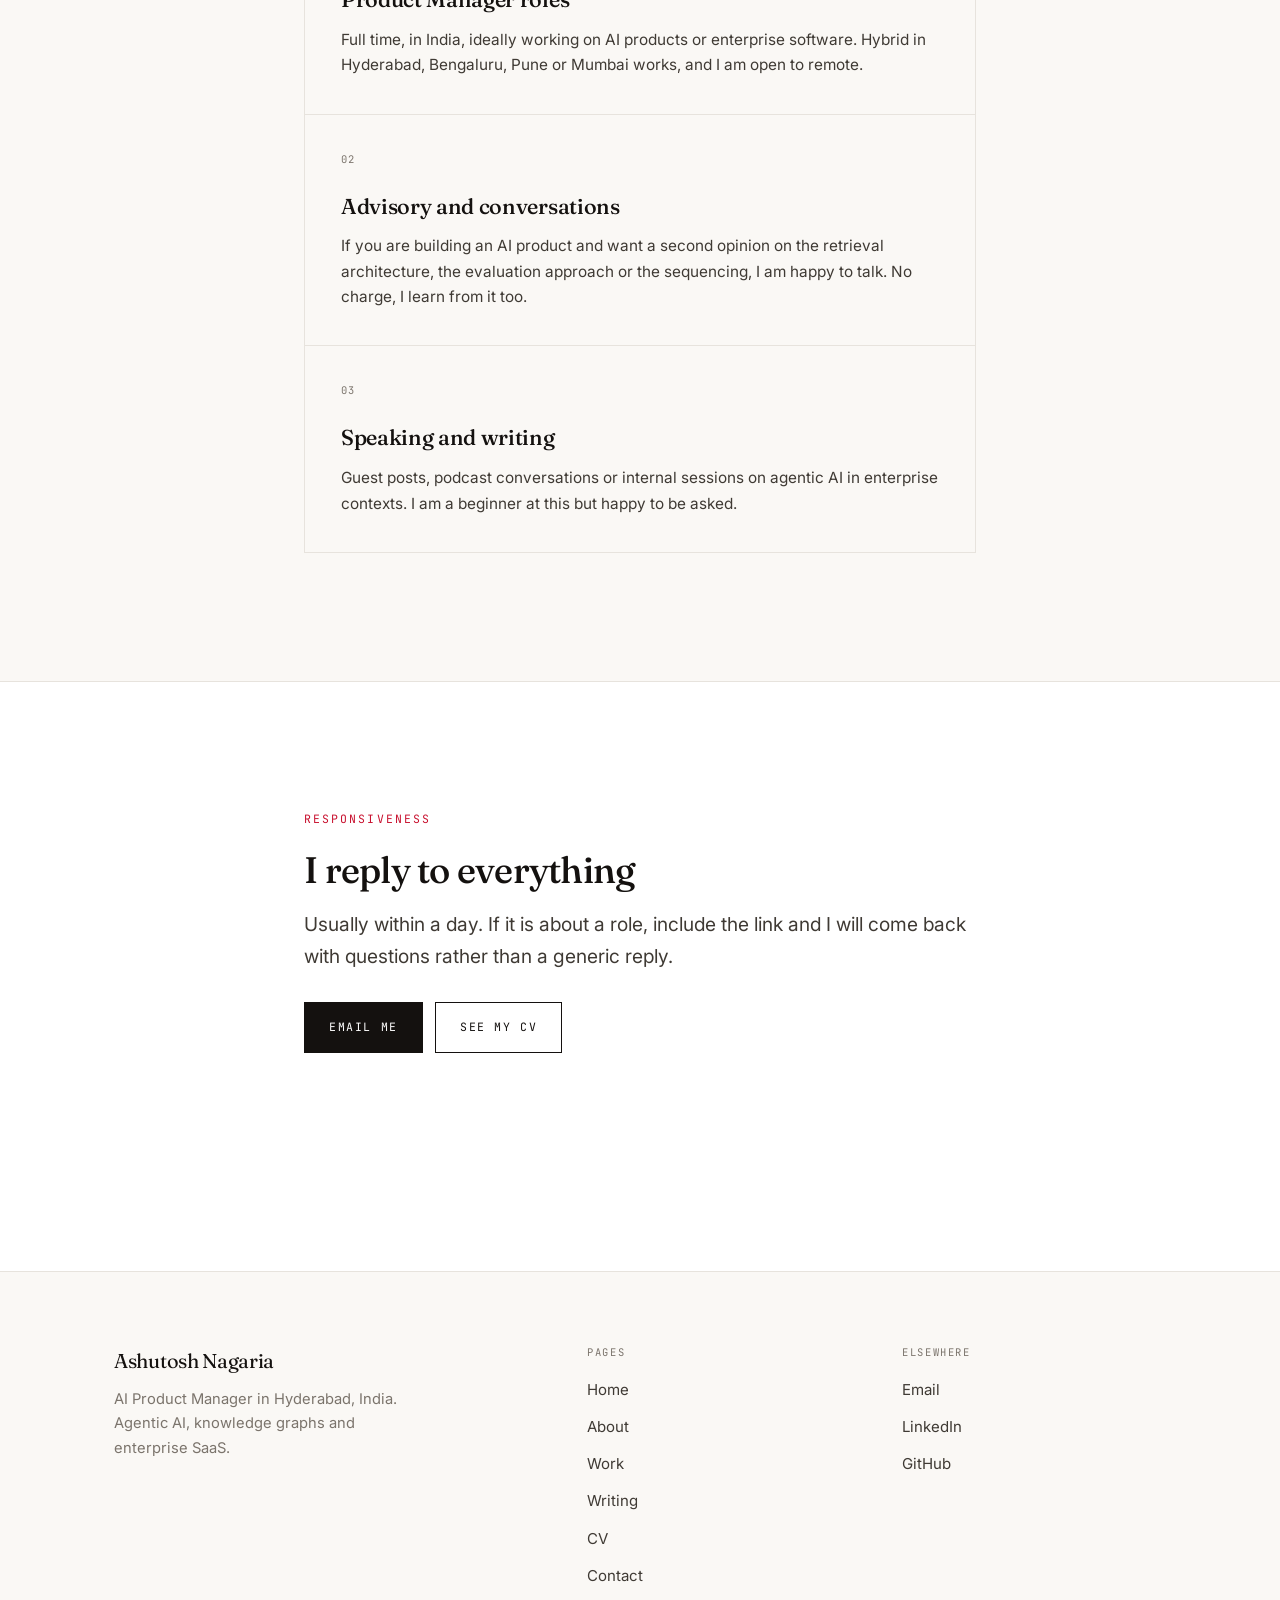
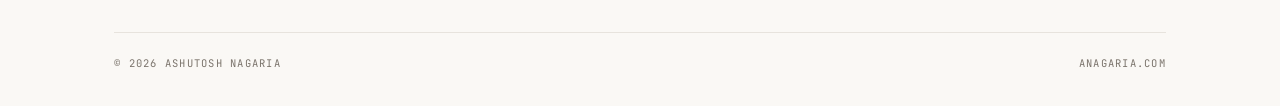
<file: contact.html>
<!DOCTYPE html>
<html lang="en">
<head>
<meta charset="utf-8">
<meta name="viewport" content="width=device-width, initial-scale=1">
<title>Contact | Ashutosh Nagaria</title>
<meta name="description" content="Get in touch with Ashutosh Nagaria, AI Product Manager in Hyderabad, India.">
<link rel="icon" href="assets/favicon.svg" type="image/svg+xml">
<link rel="icon" href="assets/favicon-32.png" sizes="32x32" type="image/png">
<link rel="apple-touch-icon" href="assets/apple-touch-icon.png">
<link rel="preconnect" href="https://fonts.googleapis.com">
<link rel="preconnect" href="https://fonts.gstatic.com" crossorigin>
<link href="https://fonts.googleapis.com/css2?family=Fraunces:ital,opsz,wght@0,9..144,400;0,9..144,500;0,9..144,600;1,9..144,500&family=Inter:wght@400;500&family=JetBrains+Mono:wght@400;500&display=swap" rel="stylesheet">
<link rel="stylesheet" href="css/style.css">
</head>
<body>
<a class="skip-link" href="#main">Skip to content</a>

<header class="site-header">
  <div class="site-header__inner">
    <a class="brand" href="index.html">Ashutosh Nagaria</a>
    <button class="nav-toggle" aria-expanded="false" aria-controls="primary-nav">Menu</button>
    <nav class="nav" id="primary-nav" aria-label="Primary">
      <a href="index.html">Home</a>
      <a href="about.html">About</a>
      <a href="work.html">Work</a>
      <a href="writing.html">Writing</a>
      <a href="cv.html">CV</a>
      <a href="contact.html">Contact</a>
    </nav>
  </div>
</header>

<main id="main">

  <section class="hero" style="padding-bottom:clamp(24px,3vw,40px);">
    <div class="wrap wrap--narrow">
      <p class="eyebrow">Contact</p>
      <h1 class="display" style="font-size:clamp(2.2rem,5vw,3.8rem);">Let's talk, especially if it's about <em>AI product</em>.</h1>
      <p class="lede">I am immediately available for Product Manager roles in India. I am also happy to talk about agentic AI, evaluation design, or anything on this site that you disagree with.</p>
    </div>
  </section>

  <section class="section section--tight">
    <div class="wrap wrap--narrow">

      <p class="eyebrow eyebrow--accent">Best way to reach me</p>
      <div class="btn-row" style="margin-bottom:clamp(44px,6vw,72px);">
        <a class="btn" href="mailto:anashutosh9@gmail.com">anashutosh9@gmail.com</a>
      </div>

      <div class="contact-list">
        <div class="contact-list__row">
          <span class="contact-list__key">Email</span>
          <span class="contact-list__val"><a href="mailto:anashutosh9@gmail.com">anashutosh9@gmail.com</a></span>
        </div>
        <div class="contact-list__row">
          <span class="contact-list__key">Phone</span>
          <span class="contact-list__val"><a href="tel:+919424343492">+91 94243 43492</a></span>
        </div>
        <div class="contact-list__row">
          <span class="contact-list__key">LinkedIn</span>
          <span class="contact-list__val"><a href="https://www.linkedin.com/in/ashutosh-nagaria/" target="_blank" rel="noopener">linkedin.com/in/ashutosh-nagaria</a></span>
        </div>
        <div class="contact-list__row">
          <span class="contact-list__key">GitHub</span>
          <span class="contact-list__val"><a href="https://github.com/Ashutosh-nagaria" target="_blank" rel="noopener">github.com/Ashutosh-nagaria</a></span>
        </div>
        <div class="contact-list__row">
          <span class="contact-list__key">Location</span>
          <span class="contact-list__val">Hyderabad, India &middot; IST (UTC+5:30)</span>
        </div>
        <div class="contact-list__row">
          <span class="contact-list__key">Availability</span>
          <span class="contact-list__val">Immediately, open to Product Manager roles in India</span>
        </div>
        <div class="contact-list__row">
          <span class="contact-list__key">CV</span>
          <span class="contact-list__val"><a href="assets/Ashutosh-Nagaria-CV.pdf" download>Download PDF</a></span>
        </div>
      </div>

    </div>
  </section>

  <section class="section section--alt">
    <div class="wrap wrap--narrow">
      <p class="eyebrow">What I am open to</p>
      <div class="cards" style="grid-template-columns:1fr;margin-top:24px;">
        <div class="card">
          <p class="card__meta">01</p>
          <h3 class="card__title">Product Manager roles</h3>
          <p class="card__text">Full time, in India, ideally working on AI products or enterprise software. Hybrid in Hyderabad, Bengaluru, Pune or Mumbai works, and I am open to remote.</p>
        </div>
        <div class="card">
          <p class="card__meta">02</p>
          <h3 class="card__title">Advisory and conversations</h3>
          <p class="card__text">If you are building an AI product and want a second opinion on the retrieval architecture, the evaluation approach or the sequencing, I am happy to talk. No charge, I learn from it too.</p>
        </div>
        <div class="card">
          <p class="card__meta">03</p>
          <h3 class="card__title">Speaking and writing</h3>
          <p class="card__text">Guest posts, podcast conversations or internal sessions on agentic AI in enterprise contexts. I am a beginner at this but happy to be asked.</p>
        </div>
      </div>
    </div>
  </section>

  <section class="section">
    <div class="wrap wrap--narrow">
      <p class="eyebrow eyebrow--accent">Responsiveness</p>
      <h2 class="h2">I reply to everything</h2>
      <p class="lede">Usually within a day. If it is about a role, include the link and I will come back with questions rather than a generic reply.</p>
      <div class="btn-row">
        <a class="btn" href="mailto:anashutosh9@gmail.com?subject=Hello%20Ashutosh">Email me</a>
        <a class="btn btn--ghost" href="cv.html">See my CV</a>
      </div>
    </div>
  </section>

</main>

<footer class="site-footer">
  <div class="wrap">
    <div class="site-footer__grid">
      <div>
        <p class="site-footer__name">Ashutosh Nagaria</p>
        <p class="site-footer__note">AI Product Manager in Hyderabad, India. Agentic AI, knowledge graphs and enterprise SaaS.</p>
      </div>
      <div>
        <h4>Pages</h4>
        <ul>
          <li><a href="index.html">Home</a></li>
          <li><a href="about.html">About</a></li>
          <li><a href="work.html">Work</a></li>
          <li><a href="writing.html">Writing</a></li>
          <li><a href="cv.html">CV</a></li>
          <li><a href="contact.html">Contact</a></li>
        </ul>
      </div>
      <div>
        <h4>Elsewhere</h4>
        <ul>
          <li><a href="mailto:anashutosh9@gmail.com">Email</a></li>
          <li><a href="https://www.linkedin.com/in/ashutosh-nagaria/" target="_blank" rel="noopener">LinkedIn</a></li>
          <li><a href="https://github.com/Ashutosh-nagaria" target="_blank" rel="noopener">GitHub</a></li>
        </ul>
      </div>
    </div>
    <div class="site-footer__base">
      <span>&copy; <span data-year>2026</span> Ashutosh Nagaria</span>
      <span>anagaria.com</span>
    </div>
  </div>
</footer>

<script src="js/main.js"></script>
</body>
</html>
</file>
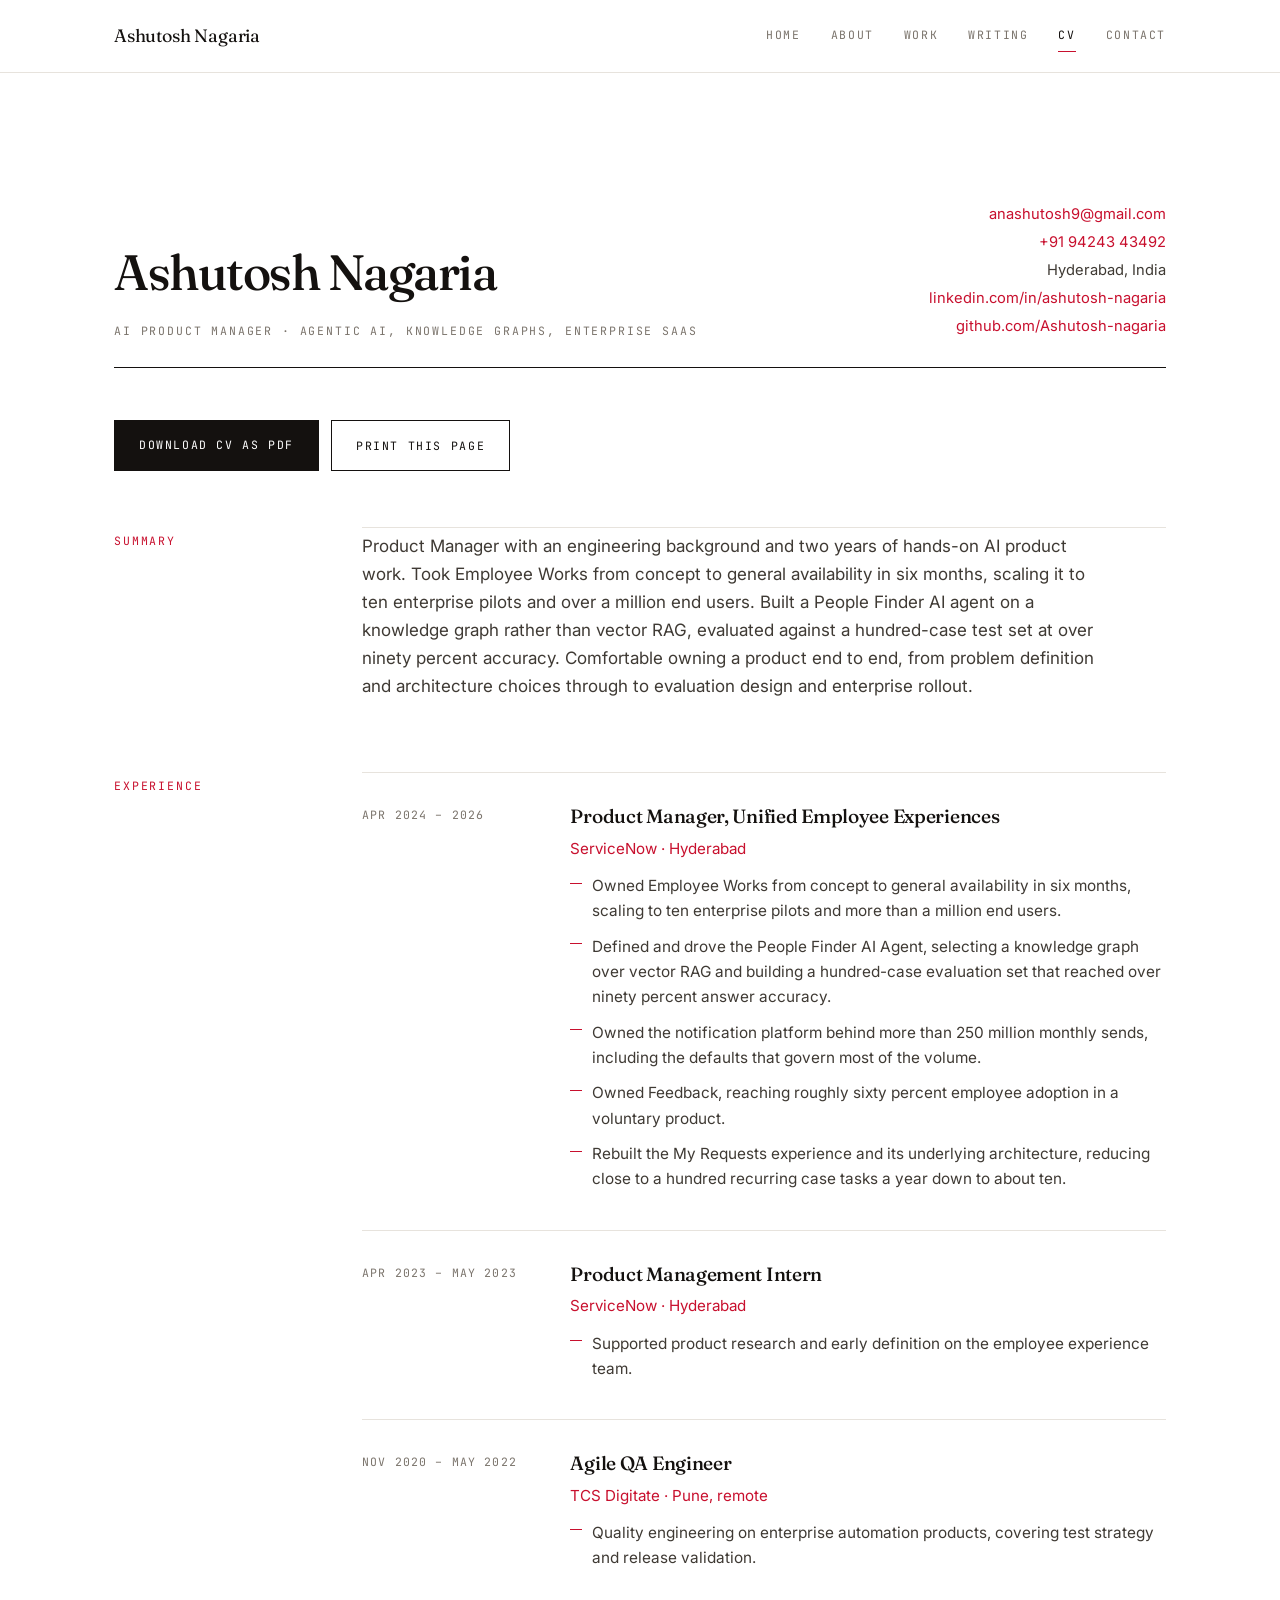
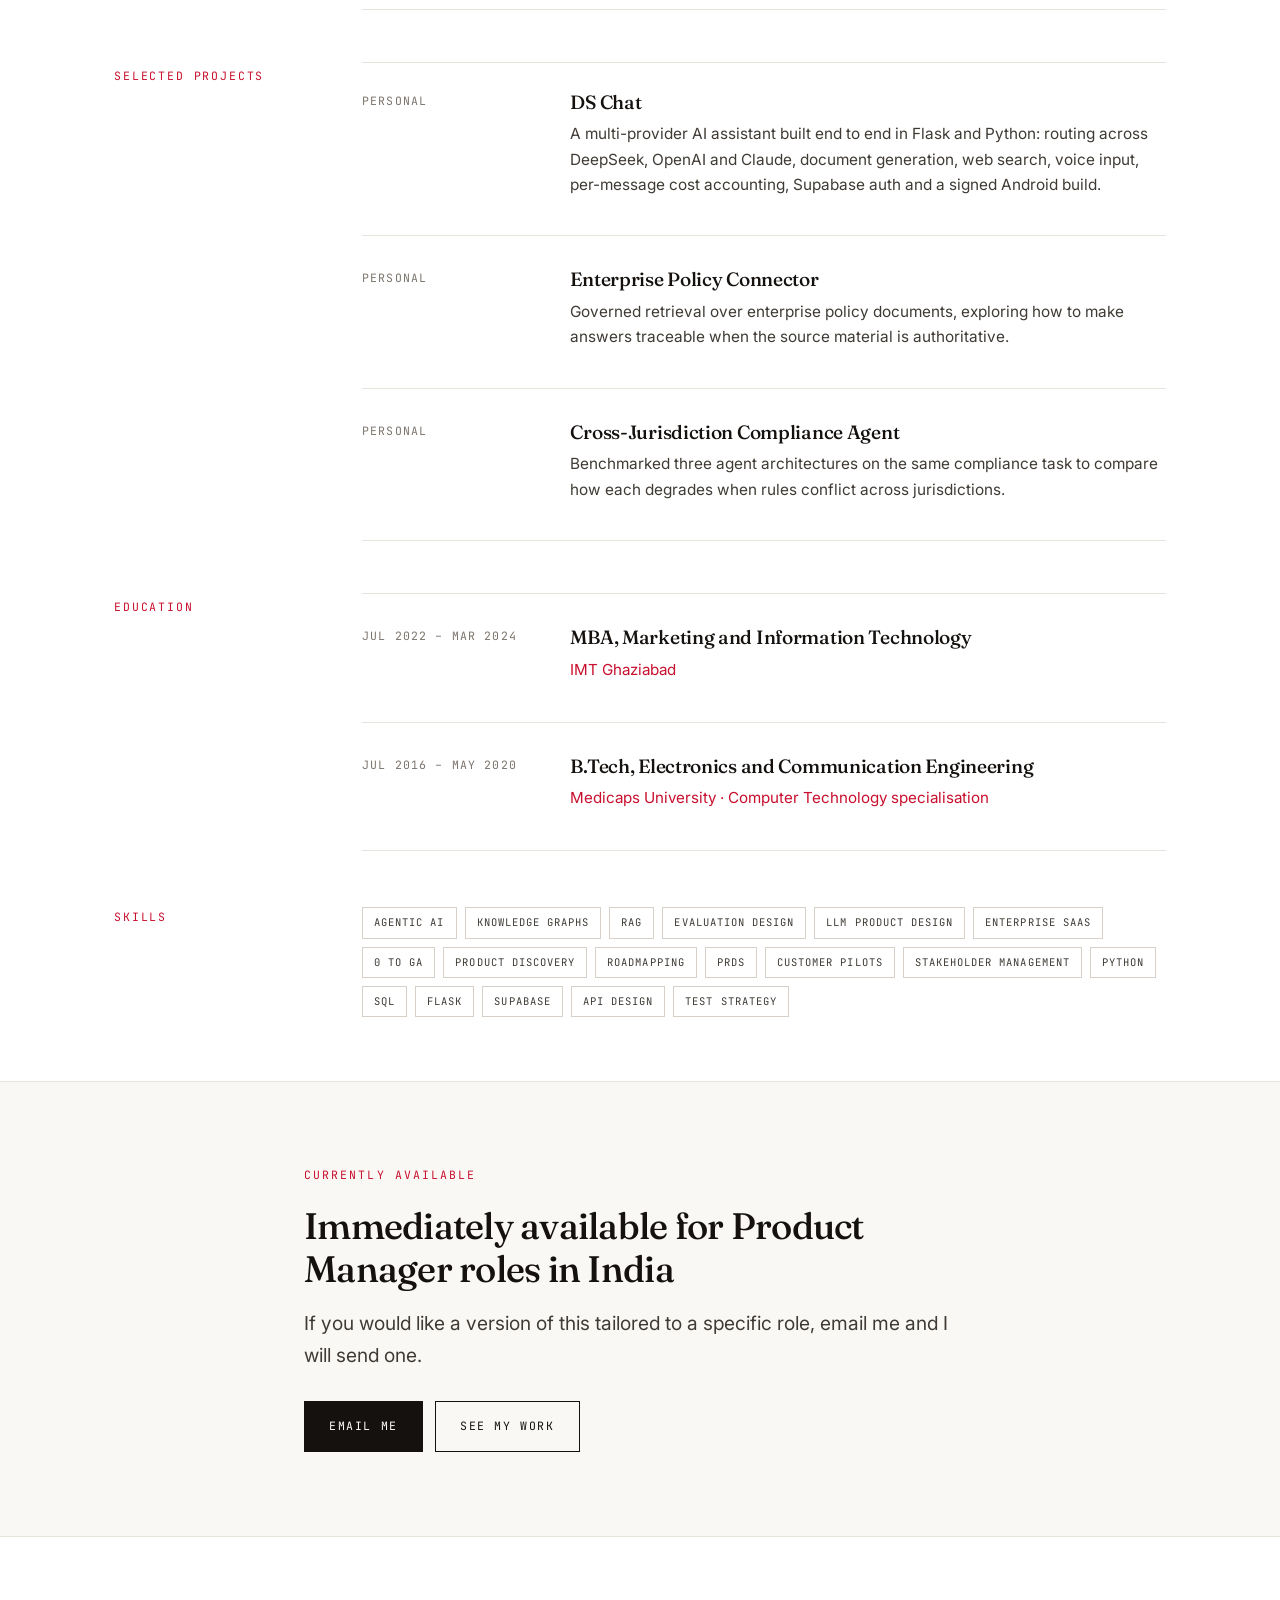
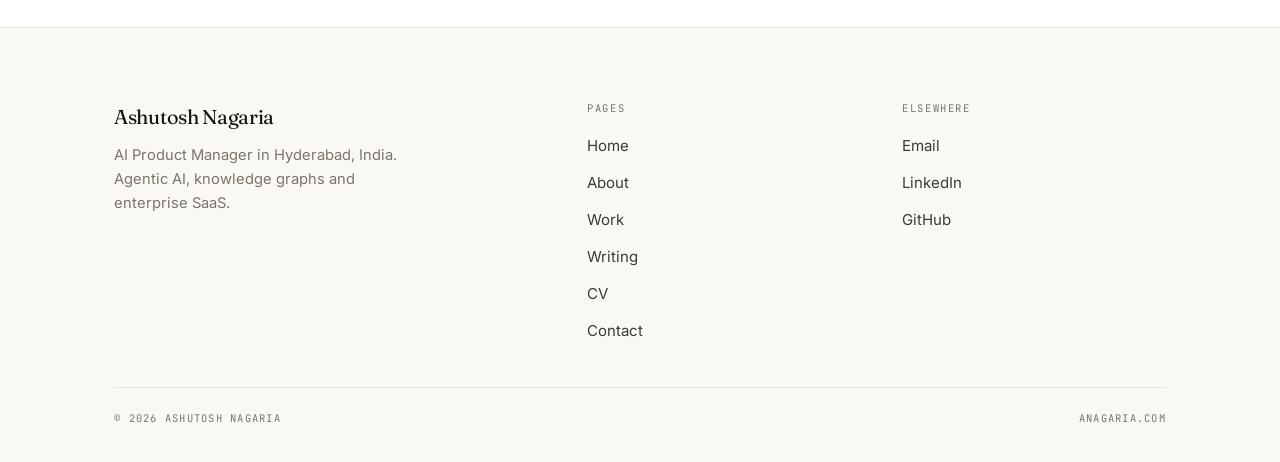
<file: cv.html>
<!DOCTYPE html>
<html lang="en">
<head>
<meta charset="utf-8">
<meta name="viewport" content="width=device-width, initial-scale=1">
<title>CV | Ashutosh Nagaria</title>
<meta name="description" content="CV of Ashutosh Nagaria, AI Product Manager in Hyderabad. Experience, education and skills, with a downloadable PDF.">
<link rel="icon" href="assets/favicon.svg" type="image/svg+xml">
<link rel="icon" href="assets/favicon-32.png" sizes="32x32" type="image/png">
<link rel="apple-touch-icon" href="assets/apple-touch-icon.png">
<link rel="preconnect" href="https://fonts.googleapis.com">
<link rel="preconnect" href="https://fonts.gstatic.com" crossorigin>
<link href="https://fonts.googleapis.com/css2?family=Fraunces:ital,opsz,wght@0,9..144,400;0,9..144,500;0,9..144,600;1,9..144,500&family=Inter:wght@400;500&family=JetBrains+Mono:wght@400;500&display=swap" rel="stylesheet">
<link rel="stylesheet" href="css/style.css">
</head>
<body>
<a class="skip-link" href="#main">Skip to content</a>

<header class="site-header">
  <div class="site-header__inner">
    <a class="brand" href="index.html">Ashutosh Nagaria</a>
    <button class="nav-toggle" aria-expanded="false" aria-controls="primary-nav">Menu</button>
    <nav class="nav" id="primary-nav" aria-label="Primary">
      <a href="index.html">Home</a>
      <a href="about.html">About</a>
      <a href="work.html">Work</a>
      <a href="writing.html">Writing</a>
      <a href="cv.html">CV</a>
      <a href="contact.html">Contact</a>
    </nav>
  </div>
</header>

<main id="main">

  <section class="section" style="padding-bottom:0;">
    <div class="wrap">

      <div class="cv-head">
        <div>
          <h1 class="cv-head__name">Ashutosh Nagaria</h1>
          <p class="cv-head__role">AI Product Manager &middot; Agentic AI, Knowledge Graphs, Enterprise SaaS</p>
        </div>
        <div class="cv-contact">
          <a href="mailto:anashutosh9@gmail.com">anashutosh9@gmail.com</a><br>
          <a href="tel:+919424343492">+91 94243 43492</a><br>
          Hyderabad, India<br>
          <a href="https://www.linkedin.com/in/ashutosh-nagaria/" target="_blank" rel="noopener">linkedin.com/in/ashutosh-nagaria</a><br>
          <a href="https://github.com/Ashutosh-nagaria" target="_blank" rel="noopener">github.com/Ashutosh-nagaria</a>
        </div>
      </div>

      <div class="btn-row" style="margin-bottom:clamp(36px,5vw,56px);">
        <a class="btn" href="assets/Ashutosh-Nagaria-CV.pdf" download>Download CV as PDF</a>
        <button class="btn btn--ghost" type="button" onclick="window.print()">Print this page</button>
      </div>

      <!-- ===== summary ===== -->
      <div class="cv-grid">
        <p class="cv-grid__label">Summary</p>
        <div class="cv-grid__body">
          <div class="prose" style="padding-top:4px;">
            <p>Product Manager with an engineering background and two years of hands-on AI product work. Took Employee Works from concept to general availability in six months, scaling it to ten enterprise pilots and over a million end users. Built a People Finder AI agent on a knowledge graph rather than vector RAG, evaluated against a hundred-case test set at over ninety percent accuracy. Comfortable owning a product end to end, from problem definition and architecture choices through to evaluation design and enterprise rollout.</p>
          </div>
        </div>
      </div>

      <!-- ===== experience ===== -->
      <div class="cv-grid">
        <p class="cv-grid__label">Experience</p>
        <div class="cv-grid__body">
          <div class="timeline">

            <div class="timeline__item">
              <!-- TODO: set the exact end month if you want the dates tighter -->
              <p class="timeline__when">Apr 2024 &ndash; 2026</p>
              <div>
                <h3 class="timeline__role">Product Manager, Unified Employee Experiences</h3>
                <p class="timeline__org">ServiceNow &middot; Hyderabad</p>
                <ul class="bullets">
                  <li>Owned Employee Works from concept to general availability in six months, scaling to ten enterprise pilots and more than a million end users.</li>
                  <li>Defined and drove the People Finder AI Agent, selecting a knowledge graph over vector RAG and building a hundred-case evaluation set that reached over ninety percent answer accuracy.</li>
                  <li>Owned the notification platform behind more than 250 million monthly sends, including the defaults that govern most of the volume.</li>
                  <li>Owned Feedback, reaching roughly sixty percent employee adoption in a voluntary product.</li>
                  <li>Rebuilt the My Requests experience and its underlying architecture, reducing close to a hundred recurring case tasks a year down to about ten.</li>
                </ul>
              </div>
            </div>

            <div class="timeline__item">
              <p class="timeline__when">Apr 2023 &ndash; May 2023</p>
              <div>
                <h3 class="timeline__role">Product Management Intern</h3>
                <p class="timeline__org">ServiceNow &middot; Hyderabad</p>
                <ul class="bullets">
                  <li>Supported product research and early definition on the employee experience team.</li>
                </ul>
              </div>
            </div>

            <div class="timeline__item">
              <p class="timeline__when">Nov 2020 &ndash; May 2022</p>
              <div>
                <h3 class="timeline__role">Agile QA Engineer</h3>
                <p class="timeline__org">TCS Digitate &middot; Pune, remote</p>
                <ul class="bullets">
                  <li>Quality engineering on enterprise automation products, covering test strategy and release validation.</li>
                </ul>
              </div>
            </div>

          </div>
        </div>
      </div>

      <!-- ===== selected projects ===== -->
      <div class="cv-grid">
        <p class="cv-grid__label">Selected projects</p>
        <div class="cv-grid__body">
          <div class="timeline">

            <div class="timeline__item" style="padding-top:24px;">
              <p class="timeline__when">Personal</p>
              <div>
                <h3 class="timeline__role">DS Chat</h3>
                <p class="timeline__desc">A multi-provider AI assistant built end to end in Flask and Python: routing across DeepSeek, OpenAI and Claude, document generation, web search, voice input, per-message cost accounting, Supabase auth and a signed Android build.</p>
              </div>
            </div>

            <div class="timeline__item">
              <p class="timeline__when">Personal</p>
              <div>
                <h3 class="timeline__role">Enterprise Policy Connector</h3>
                <p class="timeline__desc">Governed retrieval over enterprise policy documents, exploring how to make answers traceable when the source material is authoritative.</p>
              </div>
            </div>

            <div class="timeline__item">
              <p class="timeline__when">Personal</p>
              <div>
                <h3 class="timeline__role">Cross-Jurisdiction Compliance Agent</h3>
                <p class="timeline__desc">Benchmarked three agent architectures on the same compliance task to compare how each degrades when rules conflict across jurisdictions.</p>
              </div>
            </div>

          </div>
        </div>
      </div>

      <!-- ===== education ===== -->
      <div class="cv-grid">
        <p class="cv-grid__label">Education</p>
        <div class="cv-grid__body">
          <div class="timeline">

            <div class="timeline__item">
              <p class="timeline__when">Jul 2022 &ndash; Mar 2024</p>
              <div>
                <h3 class="timeline__role">MBA, Marketing and Information Technology</h3>
                <p class="timeline__org">IMT Ghaziabad</p>
              </div>
            </div>

            <div class="timeline__item">
              <p class="timeline__when">Jul 2016 &ndash; May 2020</p>
              <div>
                <h3 class="timeline__role">B.Tech, Electronics and Communication Engineering</h3>
                <p class="timeline__org">Medicaps University &middot; Computer Technology specialisation</p>
              </div>
            </div>

          </div>
        </div>
      </div>

      <!-- ===== skills ===== -->
      <div class="cv-grid">
        <p class="cv-grid__label">Skills</p>
        <div class="cv-grid__body" style="border-top:0;padding-top:4px;padding-bottom:clamp(24px,3vw,36px);">
          <div class="tag-row" style="margin-bottom:28px;">
            <span class="tag">Agentic AI</span>
            <span class="tag">Knowledge graphs</span>
            <span class="tag">RAG</span>
            <span class="tag">Evaluation design</span>
            <span class="tag">LLM product design</span>
            <span class="tag">Enterprise SaaS</span>
            <span class="tag">0 to GA</span>
            <span class="tag">Product discovery</span>
            <span class="tag">Roadmapping</span>
            <span class="tag">PRDs</span>
            <span class="tag">Customer pilots</span>
            <span class="tag">Stakeholder management</span>
            <span class="tag">Python</span>
            <span class="tag">SQL</span>
            <span class="tag">Flask</span>
            <span class="tag">Supabase</span>
            <span class="tag">API design</span>
            <span class="tag">Test strategy</span>
          </div>
        </div>
      </div>

    </div>
  </section>

  <section class="section section--alt section--tight">
    <div class="wrap wrap--narrow">
      <p class="eyebrow eyebrow--accent">Currently available</p>
      <h2 class="h2">Immediately available for Product Manager roles in India</h2>
      <p class="lede">If you would like a version of this tailored to a specific role, email me and I will send one.</p>
      <div class="btn-row">
        <a class="btn" href="mailto:anashutosh9@gmail.com">Email me</a>
        <a class="btn btn--ghost" href="work.html">See my work</a>
      </div>
    </div>
  </section>

</main>

<footer class="site-footer">
  <div class="wrap">
    <div class="site-footer__grid">
      <div>
        <p class="site-footer__name">Ashutosh Nagaria</p>
        <p class="site-footer__note">AI Product Manager in Hyderabad, India. Agentic AI, knowledge graphs and enterprise SaaS.</p>
      </div>
      <div>
        <h4>Pages</h4>
        <ul>
          <li><a href="index.html">Home</a></li>
          <li><a href="about.html">About</a></li>
          <li><a href="work.html">Work</a></li>
          <li><a href="writing.html">Writing</a></li>
          <li><a href="cv.html">CV</a></li>
          <li><a href="contact.html">Contact</a></li>
        </ul>
      </div>
      <div>
        <h4>Elsewhere</h4>
        <ul>
          <li><a href="mailto:anashutosh9@gmail.com">Email</a></li>
          <li><a href="https://www.linkedin.com/in/ashutosh-nagaria/" target="_blank" rel="noopener">LinkedIn</a></li>
          <li><a href="https://github.com/Ashutosh-nagaria" target="_blank" rel="noopener">GitHub</a></li>
        </ul>
      </div>
    </div>
    <div class="site-footer__base">
      <span>&copy; <span data-year>2026</span> Ashutosh Nagaria</span>
      <span>anagaria.com</span>
    </div>
  </div>
</footer>

<script src="js/main.js"></script>
</body>
</html>
</file>
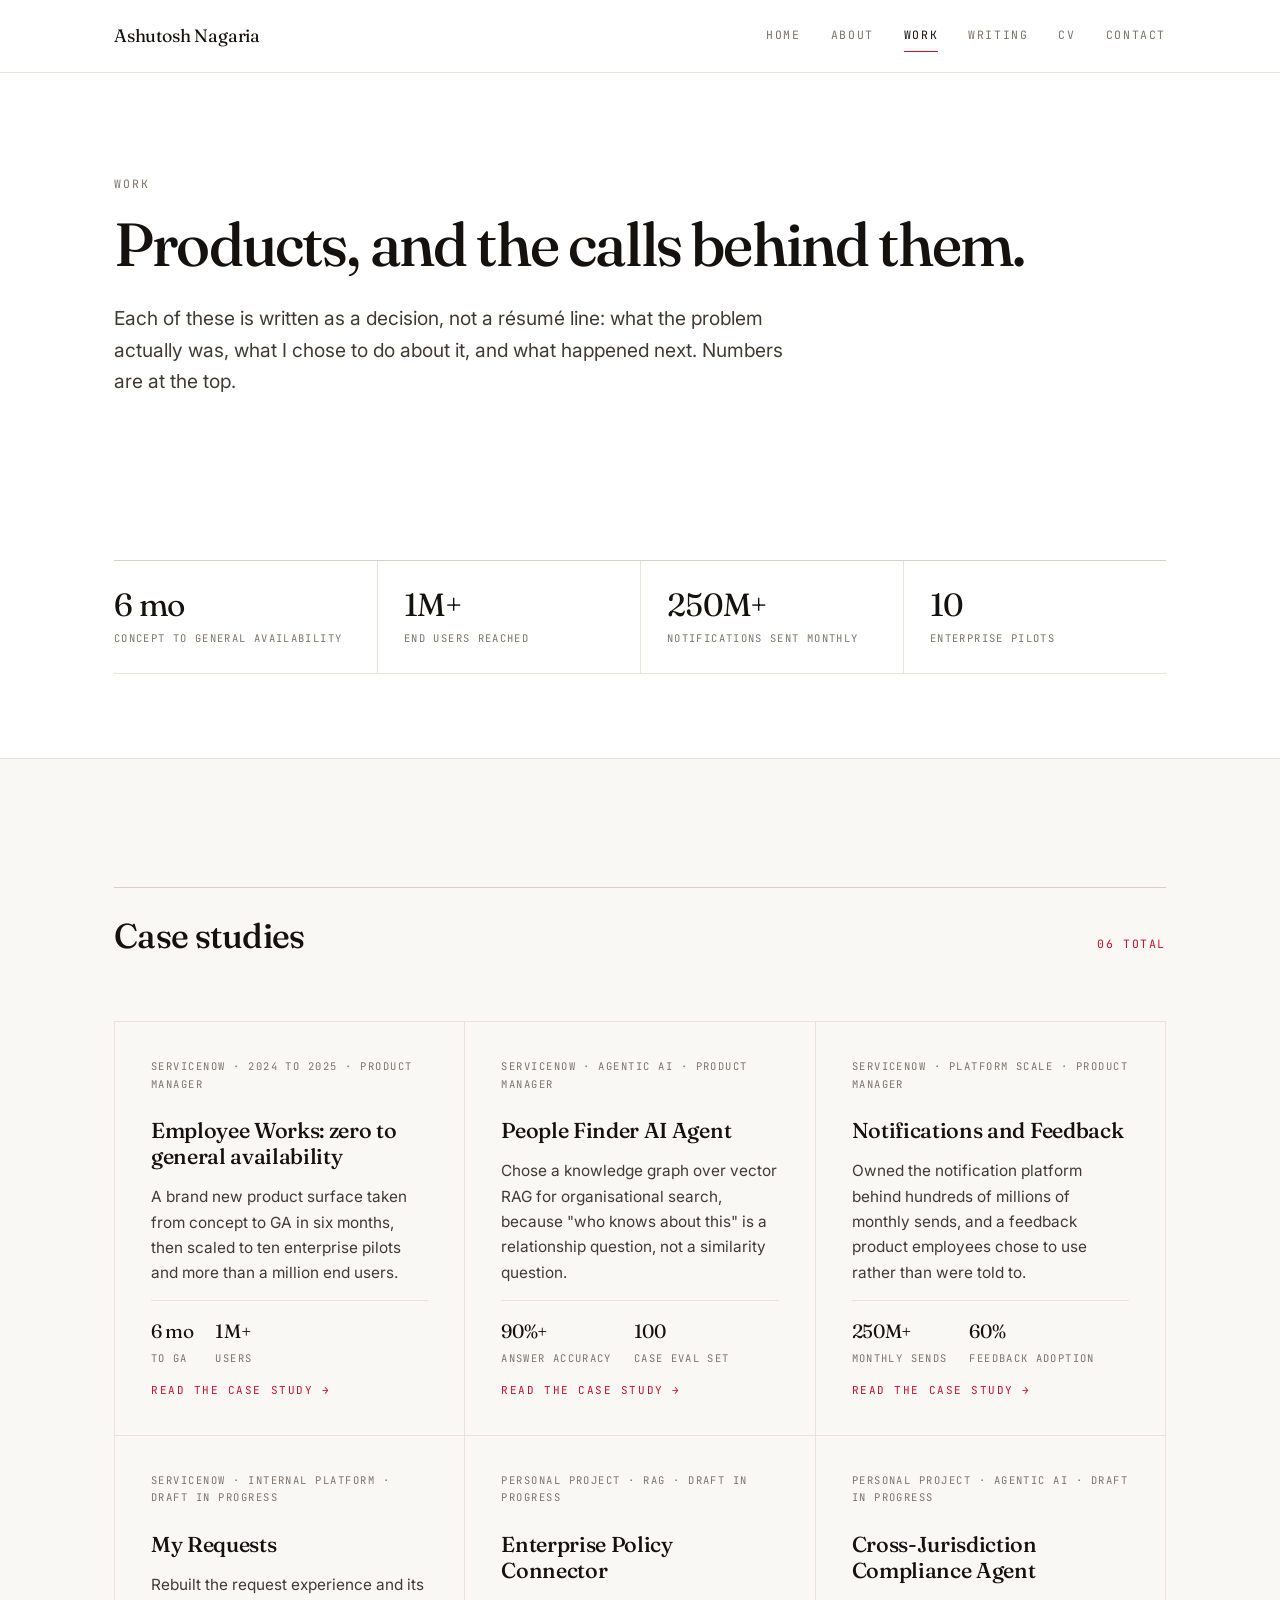
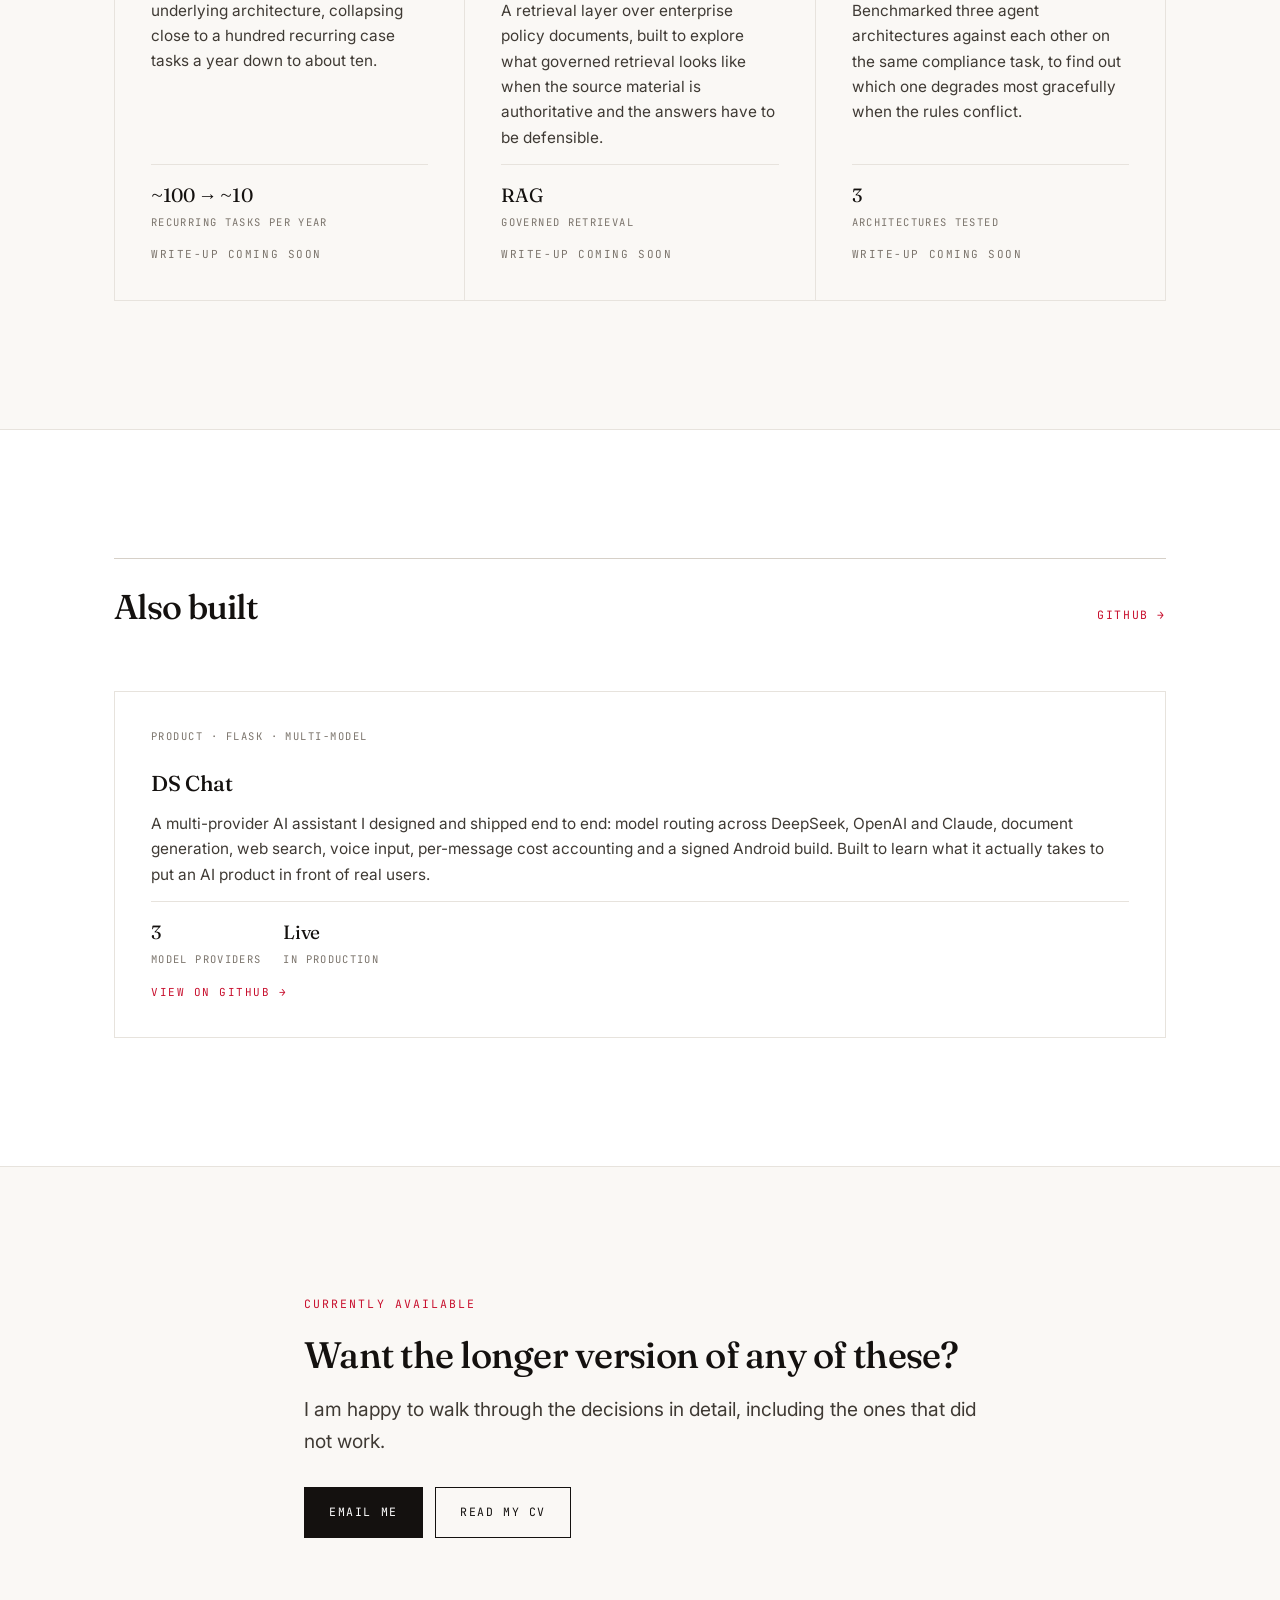
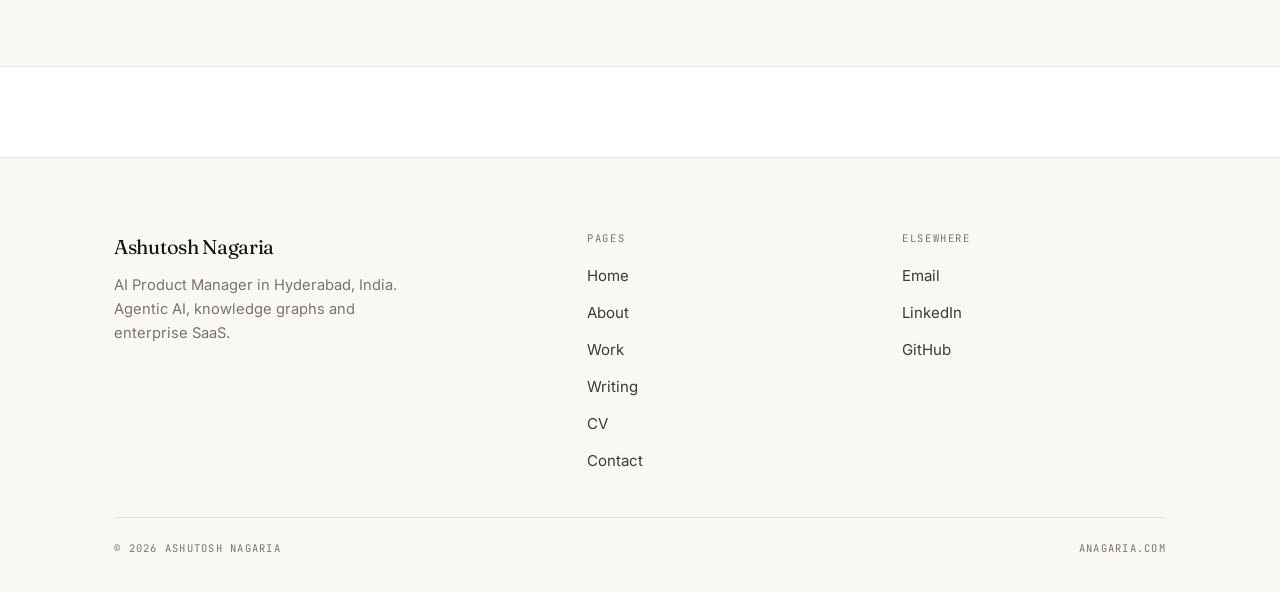
<file: work.html>
<!DOCTYPE html>
<html lang="en">
<head>
<meta charset="utf-8">
<meta name="viewport" content="width=device-width, initial-scale=1">
<title>Work | Ashutosh Nagaria</title>
<meta name="description" content="Case studies from Ashutosh Nagaria: Employee Works, the People Finder AI Agent, Notifications and Feedback, My Requests, and AI agent prototypes.">
<link rel="icon" href="assets/favicon.svg" type="image/svg+xml">
<link rel="icon" href="assets/favicon-32.png" sizes="32x32" type="image/png">
<link rel="apple-touch-icon" href="assets/apple-touch-icon.png">
<link rel="preconnect" href="https://fonts.googleapis.com">
<link rel="preconnect" href="https://fonts.gstatic.com" crossorigin>
<link href="https://fonts.googleapis.com/css2?family=Fraunces:ital,opsz,wght@0,9..144,400;0,9..144,500;0,9..144,600;1,9..144,500&family=Inter:wght@400;500&family=JetBrains+Mono:wght@400;500&display=swap" rel="stylesheet">
<link rel="stylesheet" href="css/style.css">
</head>
<body>
<a class="skip-link" href="#main">Skip to content</a>

<header class="site-header">
  <div class="site-header__inner">
    <a class="brand" href="index.html">Ashutosh Nagaria</a>
    <button class="nav-toggle" aria-expanded="false" aria-controls="primary-nav">Menu</button>
    <nav class="nav" id="primary-nav" aria-label="Primary">
      <a href="index.html">Home</a>
      <a href="about.html">About</a>
      <a href="work.html">Work</a>
      <a href="writing.html">Writing</a>
      <a href="cv.html">CV</a>
      <a href="contact.html">Contact</a>
    </nav>
  </div>
</header>

<main id="main">

  <section class="hero" style="padding-bottom:clamp(28px,4vw,48px);">
    <div class="wrap">
      <p class="eyebrow">Work</p>
      <h1 class="display" style="font-size:clamp(2.2rem,5vw,3.8rem);">Products, and the calls behind them.</h1>
      <p class="lede">Each of these is written as a decision, not a résumé line: what the problem actually was, what I chose to do about it, and what happened next. Numbers are at the top.</p>
    </div>
  </section>

  <section class="section section--tight">
    <div class="wrap">
      <div class="metrics">
        <div class="metric">
          <span class="metric__value">6 mo</span>
          <span class="metric__label">Concept to general availability</span>
        </div>
        <div class="metric">
          <span class="metric__value">1M+</span>
          <span class="metric__label">End users reached</span>
        </div>
        <div class="metric">
          <span class="metric__value">250M+</span>
          <span class="metric__label">Notifications sent monthly</span>
        </div>
        <div class="metric">
          <span class="metric__value">10</span>
          <span class="metric__label">Enterprise pilots</span>
        </div>
      </div>
    </div>
  </section>

  <section class="section section--alt">
    <div class="wrap">
      <div class="section__head">
        <h2 class="section__title">Case studies</h2>
        <span class="section__link">06 total</span>
      </div>

      <div class="cards reveal">

        <a class="card" href="work/employee-works.html">
          <p class="card__meta">ServiceNow &middot; 2024 to 2025 &middot; Product Manager</p>
          <h3 class="card__title">Employee Works: zero to general availability</h3>
          <p class="card__text">A brand new product surface taken from concept to GA in six months, then scaled to ten enterprise pilots and more than a million end users.</p>
          <div class="card__stats">
            <div class="metric">
              <span class="metric__value">6 mo</span>
              <span class="metric__label">To GA</span>
            </div>
            <div class="metric">
              <span class="metric__value">1M+</span>
              <span class="metric__label">Users</span>
            </div>
          </div>
          <span class="card__cta">Read the case study &rarr;</span>
        </a>

        <a class="card" href="work/people-finder.html">
          <p class="card__meta">ServiceNow &middot; Agentic AI &middot; Product Manager</p>
          <h3 class="card__title">People Finder AI Agent</h3>
          <p class="card__text">Chose a knowledge graph over vector RAG for organisational search, because "who knows about this" is a relationship question, not a similarity question.</p>
          <div class="card__stats">
            <div class="metric">
              <span class="metric__value">90%+</span>
              <span class="metric__label">Answer accuracy</span>
            </div>
            <div class="metric">
              <span class="metric__value">100</span>
              <span class="metric__label">Case eval set</span>
            </div>
          </div>
          <span class="card__cta">Read the case study &rarr;</span>
        </a>

        <a class="card" href="work/notifications-feedback.html">
          <p class="card__meta">ServiceNow &middot; Platform scale &middot; Product Manager</p>
          <h3 class="card__title">Notifications and Feedback</h3>
          <p class="card__text">Owned the notification platform behind hundreds of millions of monthly sends, and a feedback product employees chose to use rather than were told to.</p>
          <div class="card__stats">
            <div class="metric">
              <span class="metric__value">250M+</span>
              <span class="metric__label">Monthly sends</span>
            </div>
            <div class="metric">
              <span class="metric__value">60%</span>
              <span class="metric__label">Feedback adoption</span>
            </div>
          </div>
          <span class="card__cta">Read the case study &rarr;</span>
        </a>

        <div class="card">
          <p class="card__meta">ServiceNow &middot; Internal platform &middot; Draft in progress</p>
          <h3 class="card__title">My Requests</h3>
          <p class="card__text">Rebuilt the request experience and its underlying architecture, collapsing close to a hundred recurring case tasks a year down to about ten.</p>
          <div class="card__stats">
            <div class="metric">
              <span class="metric__value">~100 &rarr; ~10</span>
              <span class="metric__label">Recurring tasks per year</span>
            </div>
          </div>
          <span class="card__cta" style="color:var(--muted);">Write-up coming soon</span>
        </div>

        <div class="card">
          <p class="card__meta">Personal project &middot; RAG &middot; Draft in progress</p>
          <h3 class="card__title">Enterprise Policy Connector</h3>
          <p class="card__text">A retrieval layer over enterprise policy documents, built to explore what governed retrieval looks like when the source material is authoritative and the answers have to be defensible.</p>
          <div class="card__stats">
            <div class="metric">
              <span class="metric__value">RAG</span>
              <span class="metric__label">Governed retrieval</span>
            </div>
          </div>
          <span class="card__cta" style="color:var(--muted);">Write-up coming soon</span>
        </div>

        <div class="card">
          <p class="card__meta">Personal project &middot; Agentic AI &middot; Draft in progress</p>
          <h3 class="card__title">Cross-Jurisdiction Compliance Agent</h3>
          <p class="card__text">Benchmarked three agent architectures against each other on the same compliance task, to find out which one degrades most gracefully when the rules conflict.</p>
          <div class="card__stats">
            <div class="metric">
              <span class="metric__value">3</span>
              <span class="metric__label">Architectures tested</span>
            </div>
          </div>
          <span class="card__cta" style="color:var(--muted);">Write-up coming soon</span>
        </div>

      </div>
    </div>
  </section>

  <section class="section">
    <div class="wrap">
      <div class="section__head">
        <h2 class="section__title">Also built</h2>
        <a class="section__link" href="https://github.com/Ashutosh-nagaria" target="_blank" rel="noopener">GitHub &rarr;</a>
      </div>
      <div class="cards reveal">
        <a class="card" href="https://github.com/Ashutosh-nagaria" target="_blank" rel="noopener">
          <p class="card__meta">Product &middot; Flask &middot; Multi-model</p>
          <h3 class="card__title">DS Chat</h3>
          <p class="card__text">A multi-provider AI assistant I designed and shipped end to end: model routing across DeepSeek, OpenAI and Claude, document generation, web search, voice input, per-message cost accounting and a signed Android build. Built to learn what it actually takes to put an AI product in front of real users.</p>
          <div class="card__stats">
            <div class="metric">
              <span class="metric__value">3</span>
              <span class="metric__label">Model providers</span>
            </div>
            <div class="metric">
              <span class="metric__value">Live</span>
              <span class="metric__label">In production</span>
            </div>
          </div>
          <span class="card__cta">View on GitHub &rarr;</span>
        </a>
      </div>
    </div>
  </section>

  <section class="section section--alt">
    <div class="wrap wrap--narrow">
      <p class="eyebrow eyebrow--accent">Currently available</p>
      <h2 class="h2">Want the longer version of any of these?</h2>
      <p class="lede">I am happy to walk through the decisions in detail, including the ones that did not work.</p>
      <div class="btn-row">
        <a class="btn" href="mailto:anashutosh9@gmail.com">Email me</a>
        <a class="btn btn--ghost" href="cv.html">Read my CV</a>
      </div>
    </div>
  </section>

</main>

<footer class="site-footer">
  <div class="wrap">
    <div class="site-footer__grid">
      <div>
        <p class="site-footer__name">Ashutosh Nagaria</p>
        <p class="site-footer__note">AI Product Manager in Hyderabad, India. Agentic AI, knowledge graphs and enterprise SaaS.</p>
      </div>
      <div>
        <h4>Pages</h4>
        <ul>
          <li><a href="index.html">Home</a></li>
          <li><a href="about.html">About</a></li>
          <li><a href="work.html">Work</a></li>
          <li><a href="writing.html">Writing</a></li>
          <li><a href="cv.html">CV</a></li>
          <li><a href="contact.html">Contact</a></li>
        </ul>
      </div>
      <div>
        <h4>Elsewhere</h4>
        <ul>
          <li><a href="mailto:anashutosh9@gmail.com">Email</a></li>
          <li><a href="https://www.linkedin.com/in/ashutosh-nagaria/" target="_blank" rel="noopener">LinkedIn</a></li>
          <li><a href="https://github.com/Ashutosh-nagaria" target="_blank" rel="noopener">GitHub</a></li>
        </ul>
      </div>
    </div>
    <div class="site-footer__base">
      <span>&copy; <span data-year>2026</span> Ashutosh Nagaria</span>
      <span>anagaria.com</span>
    </div>
  </div>
</footer>

<script src="js/main.js"></script>
</body>
</html>
</file>
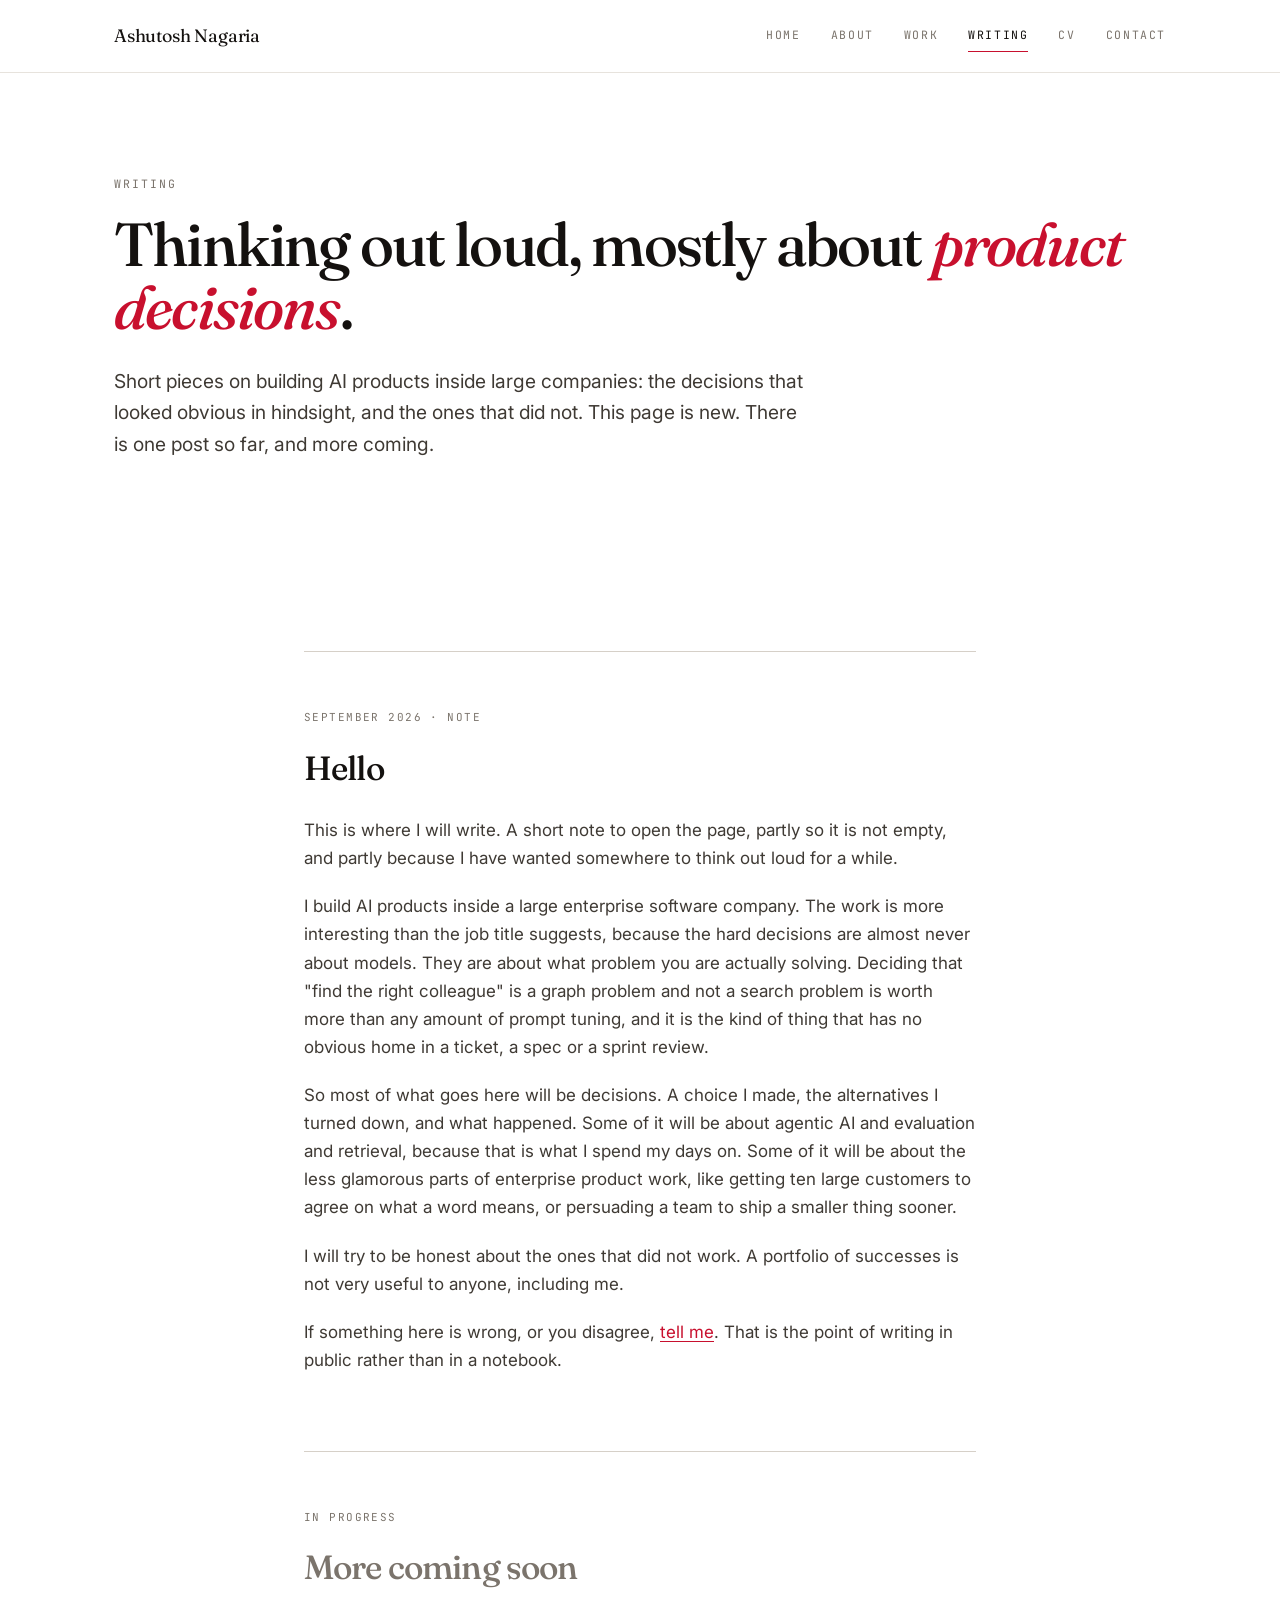
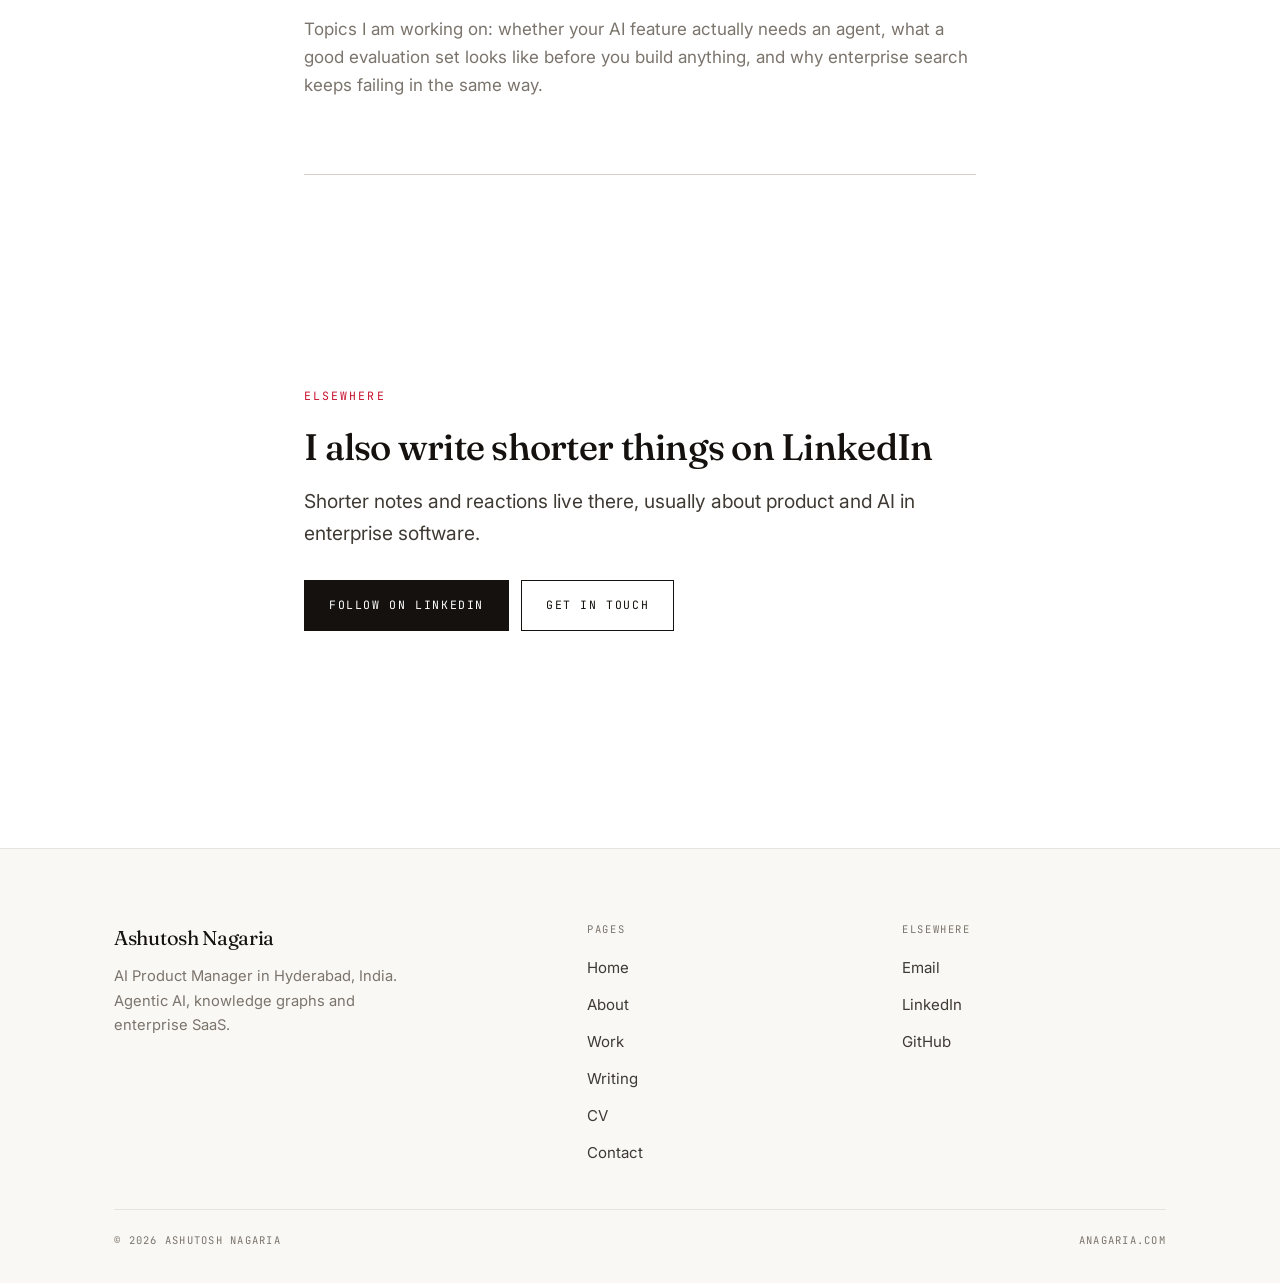
<file: writing.html>
<!DOCTYPE html>
<html lang="en">
<head>
<meta charset="utf-8">
<meta name="viewport" content="width=device-width, initial-scale=1">
<title>Writing | Ashutosh Nagaria</title>
<meta name="description" content="Notes on building AI products inside large companies, from Ashutosh Nagaria.">
<link rel="icon" href="assets/favicon.svg" type="image/svg+xml">
<link rel="icon" href="assets/favicon-32.png" sizes="32x32" type="image/png">
<link rel="apple-touch-icon" href="assets/apple-touch-icon.png">
<link rel="preconnect" href="https://fonts.googleapis.com">
<link rel="preconnect" href="https://fonts.gstatic.com" crossorigin>
<link href="https://fonts.googleapis.com/css2?family=Fraunces:ital,opsz,wght@0,9..144,400;0,9..144,500;0,9..144,600;1,9..144,500&family=Inter:wght@400;500&family=JetBrains+Mono:wght@400;500&display=swap" rel="stylesheet">
<link rel="stylesheet" href="css/style.css">
</head>
<body>
<a class="skip-link" href="#main">Skip to content</a>

<header class="site-header">
  <div class="site-header__inner">
    <a class="brand" href="index.html">Ashutosh Nagaria</a>
    <button class="nav-toggle" aria-expanded="false" aria-controls="primary-nav">Menu</button>
    <nav class="nav" id="primary-nav" aria-label="Primary">
      <a href="index.html">Home</a>
      <a href="about.html">About</a>
      <a href="work.html">Work</a>
      <a href="writing.html">Writing</a>
      <a href="cv.html">CV</a>
      <a href="contact.html">Contact</a>
    </nav>
  </div>
</header>

<main id="main">

  <section class="hero">
    <div class="wrap">
      <p class="eyebrow">Writing</p>
      <h1 class="display" style="font-size:clamp(2.2rem,5vw,3.8rem);">Thinking out loud, mostly about <em>product decisions</em>.</h1>
      <p class="lede">Short pieces on building AI products inside large companies: the decisions that looked obvious in hindsight, and the ones that did not. This page is new. There is one post so far, and more coming.</p>
    </div>
  </section>

  <section class="section section--tight">
    <div class="wrap wrap--narrow">

      <!--
        TO ADD A POST
        Copy the whole <article class="post"> block below, paste it above the
        existing one (newest first), and fill in the meta, title and body.
        The first post on the page keeps the default top border. That is fine.
      -->

      <article class="post">
        <p class="post__meta">September 2026 &middot; Note</p>
        <h2 class="post__title">Hello</h2>
        <div class="post__body prose">
          <p>This is where I will write. A short note to open the page, partly so it is not empty, and partly because I have wanted somewhere to think out loud for a while.</p>
          <p>I build AI products inside a large enterprise software company. The work is more interesting than the job title suggests, because the hard decisions are almost never about models. They are about what problem you are actually solving. Deciding that "find the right colleague" is a graph problem and not a search problem is worth more than any amount of prompt tuning, and it is the kind of thing that has no obvious home in a ticket, a spec or a sprint review.</p>
          <p>So most of what goes here will be decisions. A choice I made, the alternatives I turned down, and what happened. Some of it will be about agentic AI and evaluation and retrieval, because that is what I spend my days on. Some of it will be about the less glamorous parts of enterprise product work, like getting ten large customers to agree on what a word means, or persuading a team to ship a smaller thing sooner.</p>
          <p>I will try to be honest about the ones that did not work. A portfolio of successes is not very useful to anyone, including me.</p>
          <p>If something here is wrong, or you disagree, <a href="mailto:anashutosh9@gmail.com">tell me</a>. That is the point of writing in public rather than in a notebook.</p>
        </div>
      </article>

      <article class="post" style="border-bottom:1px solid var(--rule-strong);">
        <p class="post__meta">In progress</p>
        <h2 class="post__title" style="color:var(--muted);">More coming soon</h2>
        <div class="post__body">
          <p style="color:var(--muted);">Topics I am working on: whether your AI feature actually needs an agent, what a good evaluation set looks like before you build anything, and why enterprise search keeps failing in the same way.</p>
        </div>
      </article>

    </div>
  </section>

  <section class="section">
    <div class="wrap wrap--narrow">
      <p class="eyebrow eyebrow--accent">Elsewhere</p>
      <h2 class="h2">I also write shorter things on LinkedIn</h2>
      <p class="lede">Shorter notes and reactions live there, usually about product and AI in enterprise software.</p>
      <div class="btn-row">
        <a class="btn" href="https://www.linkedin.com/in/ashutosh-nagaria/" target="_blank" rel="noopener">Follow on LinkedIn</a>
        <a class="btn btn--ghost" href="contact.html">Get in touch</a>
      </div>
    </div>
  </section>

</main>

<footer class="site-footer">
  <div class="wrap">
    <div class="site-footer__grid">
      <div>
        <p class="site-footer__name">Ashutosh Nagaria</p>
        <p class="site-footer__note">AI Product Manager in Hyderabad, India. Agentic AI, knowledge graphs and enterprise SaaS.</p>
      </div>
      <div>
        <h4>Pages</h4>
        <ul>
          <li><a href="index.html">Home</a></li>
          <li><a href="about.html">About</a></li>
          <li><a href="work.html">Work</a></li>
          <li><a href="writing.html">Writing</a></li>
          <li><a href="cv.html">CV</a></li>
          <li><a href="contact.html">Contact</a></li>
        </ul>
      </div>
      <div>
        <h4>Elsewhere</h4>
        <ul>
          <li><a href="mailto:anashutosh9@gmail.com">Email</a></li>
          <li><a href="https://www.linkedin.com/in/ashutosh-nagaria/" target="_blank" rel="noopener">LinkedIn</a></li>
          <li><a href="https://github.com/Ashutosh-nagaria" target="_blank" rel="noopener">GitHub</a></li>
        </ul>
      </div>
    </div>
    <div class="site-footer__base">
      <span>&copy; <span data-year>2026</span> Ashutosh Nagaria</span>
      <span>anagaria.com</span>
    </div>
  </div>
</footer>

<script src="js/main.js"></script>
</body>
</html>
</file>
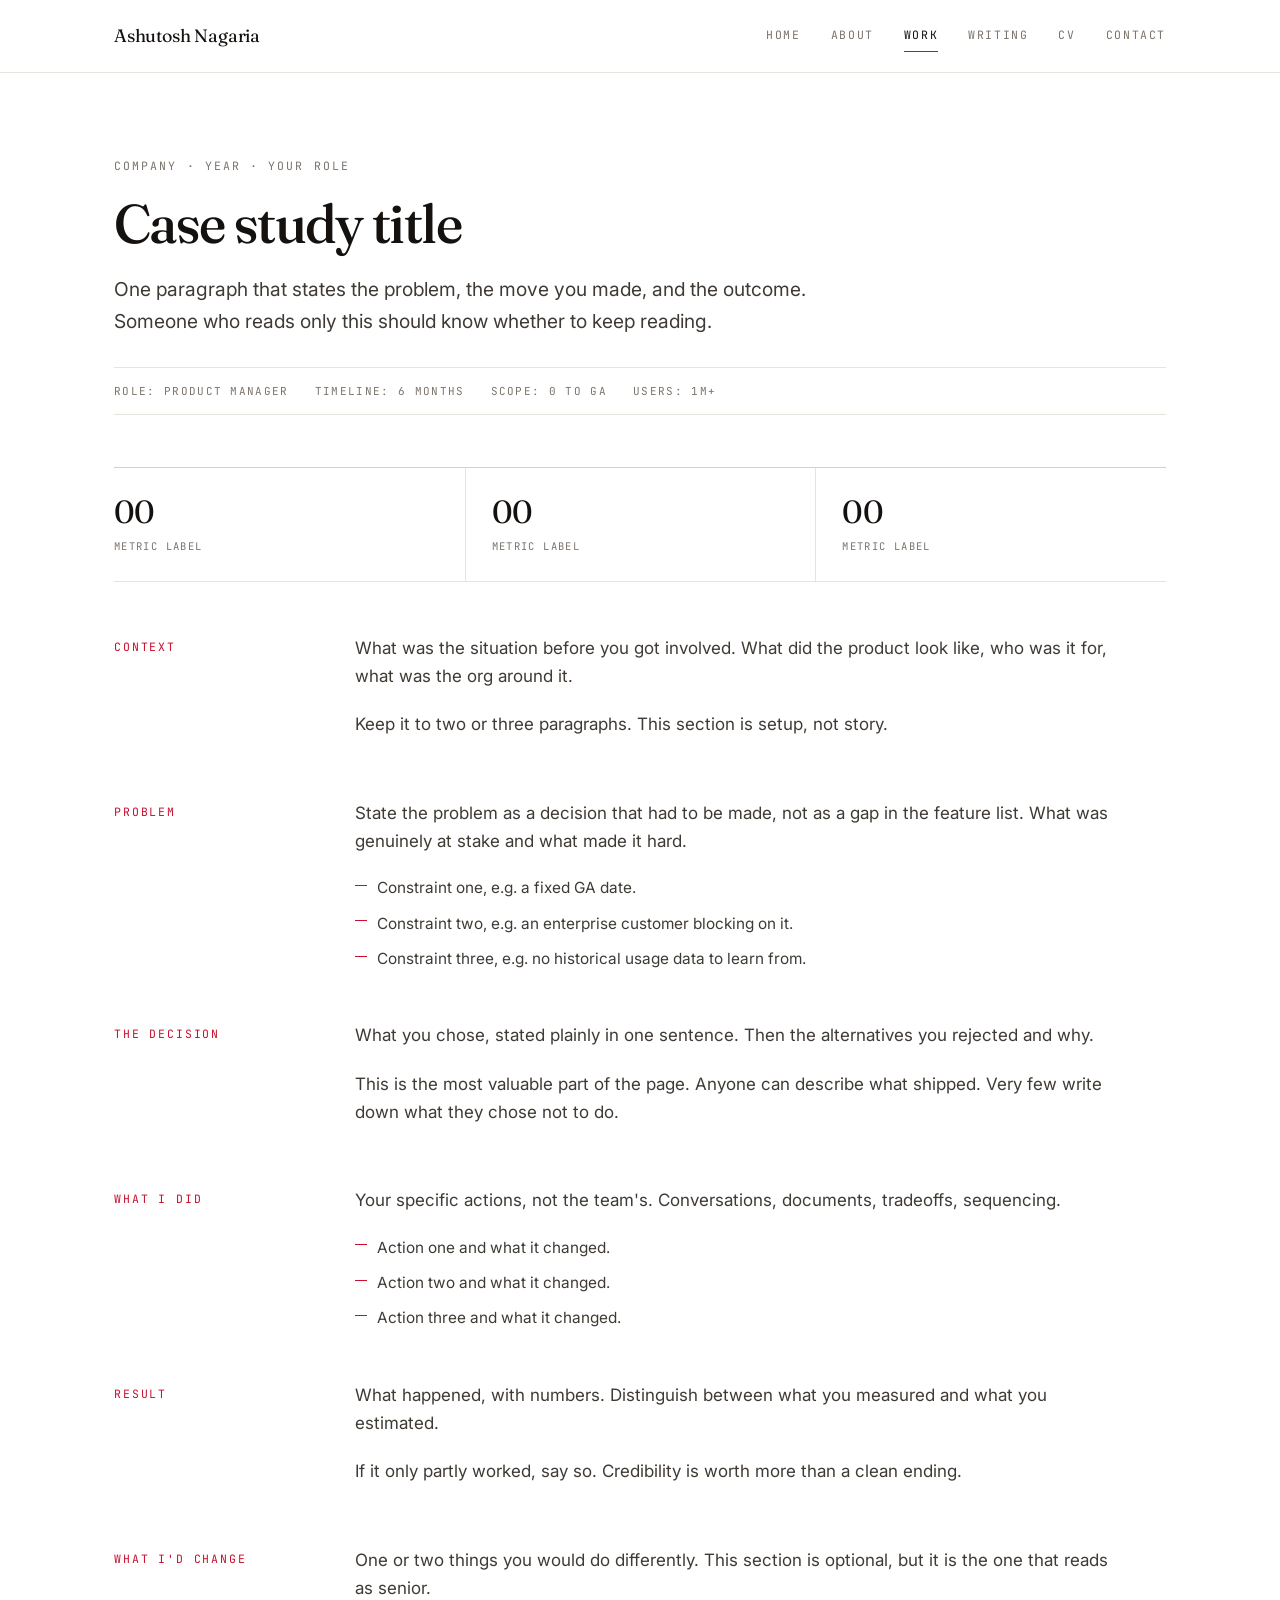
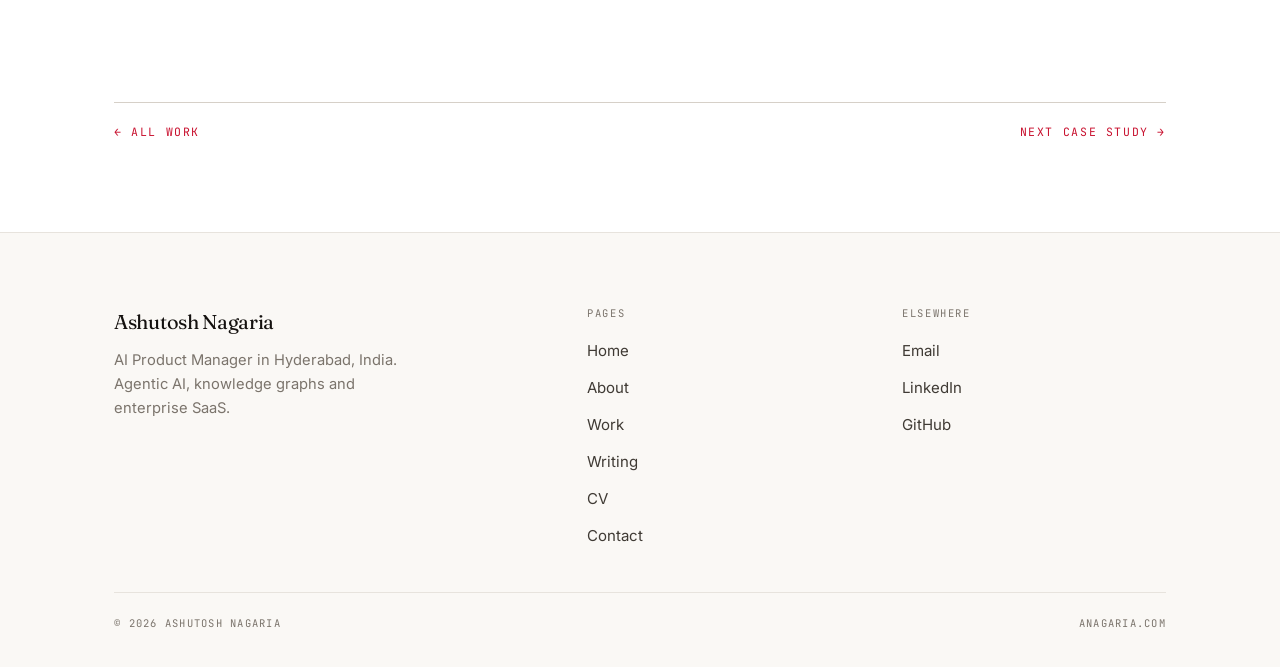
<file: work/_template.html>
<!DOCTYPE html>
<html lang="en">
<head>
<meta charset="utf-8">
<meta name="viewport" content="width=device-width, initial-scale=1">

<!-- TODO: replace both title and description with the real ones -->
<title>Case study title | Ashutosh Nagaria</title>
<meta name="description" content="One sentence on what this project was and what happened.">

<link rel="icon" href="../assets/favicon.svg" type="image/svg+xml">
<link rel="icon" href="../assets/favicon-32.png" sizes="32x32" type="image/png">
<link rel="apple-touch-icon" href="../assets/apple-touch-icon.png">
<link rel="preconnect" href="https://fonts.googleapis.com">
<link rel="preconnect" href="https://fonts.gstatic.com" crossorigin>
<link href="https://fonts.googleapis.com/css2?family=Fraunces:ital,opsz,wght@0,9..144,400;0,9..144,500;0,9..144,600;1,9..144,500&family=Inter:wght@400;500&family=JetBrains+Mono:wght@400;500&display=swap" rel="stylesheet">
<!-- NOTE: from inside work/ these paths need the ../ prefix -->
<link rel="stylesheet" href="../css/style.css">
</head>
<body>
<a class="skip-link" href="#main">Skip to content</a>

<header class="site-header">
  <div class="site-header__inner">
    <a class="brand" href="../index.html">Ashutosh Nagaria</a>
    <button class="nav-toggle" aria-expanded="false" aria-controls="primary-nav">Menu</button>
    <nav class="nav" id="primary-nav" aria-label="Primary">
      <a href="../index.html">Home</a>
      <a href="../about.html">About</a>
      <!-- the JS only marks a nav item when the filename matches exactly,
           so pages in work/ set the active state by hand instead -->
      <a href="../work.html" aria-current="page">Work</a>
      <a href="../writing.html">Writing</a>
      <a href="../cv.html">CV</a>
      <a href="../contact.html">Contact</a>
    </nav>
  </div>
</header>

<main id="main">

  <article class="case">
    <div class="wrap">

      <!-- TODO: eyebrow is usually the context line, e.g. company and year -->
      <p class="eyebrow">Company &middot; Year &middot; Your role</p>

      <!-- TODO: the title should name the outcome, not the feature -->
      <h1 class="display case__title" style="font-size:clamp(2.1rem,4.6vw,3.4rem);">Case study title</h1>

      <p class="lede">One paragraph that states the problem, the move you made, and the outcome. Someone who reads only this should know whether to keep reading.</p>

      <!-- TODO: keep to three or four items -->
      <div class="case__meta">
        <span>Role: Product Manager</span>
        <span>Timeline: 6 months</span>
        <span>Scope: 0 to GA</span>
        <span>Users: 1M+</span>
      </div>

    </div>

    <!-- TODO: the numbers that matter. Delete the strip if there aren't any. -->
    <div class="wrap">
      <div class="metrics" style="margin-bottom:clamp(32px,5vw,52px);">
        <div class="metric">
          <span class="metric__value">00</span>
          <span class="metric__label">Metric label</span>
        </div>
        <div class="metric">
          <span class="metric__value">00</span>
          <span class="metric__label">Metric label</span>
        </div>
        <div class="metric">
          <span class="metric__value">00</span>
          <span class="metric__label">Metric label</span>
        </div>
      </div>
    </div>

    <div class="wrap">

      <!-- repeat this block for each section.
           the label sits in the left column on wide screens and stacks on mobile -->
      <section class="case__body">
        <p class="pdr__label">Context</p>
        <div class="pdr__content prose">
          <p>What was the situation before you got involved. What did the product look like, who was it for, what was the org around it.</p>
          <p>Keep it to two or three paragraphs. This section is setup, not story.</p>
        </div>
      </section>

      <section class="case__body">
        <p class="pdr__label">Problem</p>
        <div class="pdr__content prose">
          <p>State the problem as a decision that had to be made, not as a gap in the feature list. What was genuinely at stake and what made it hard.</p>
          <ul class="bullets">
            <li>Constraint one, e.g. a fixed GA date.</li>
            <li>Constraint two, e.g. an enterprise customer blocking on it.</li>
            <li>Constraint three, e.g. no historical usage data to learn from.</li>
          </ul>
        </div>
      </section>

      <!-- rename this label if the piece is not about a single decision -->
      <section class="case__body">
        <p class="pdr__label">The decision</p>
        <div class="pdr__content prose">
          <p>What you chose, stated plainly in one sentence. Then the alternatives you rejected and why.</p>
          <p>This is the most valuable part of the page. Anyone can describe what shipped. Very few write down what they chose not to do.</p>
        </div>
      </section>

      <section class="case__body">
        <p class="pdr__label">What I did</p>
        <div class="pdr__content prose">
          <p>Your specific actions, not the team's. Conversations, documents, tradeoffs, sequencing.</p>
          <ul class="bullets">
            <li>Action one and what it changed.</li>
            <li>Action two and what it changed.</li>
            <li>Action three and what it changed.</li>
          </ul>
        </div>
      </section>

      <section class="case__body">
        <p class="pdr__label">Result</p>
        <div class="pdr__content prose">
          <p>What happened, with numbers. Distinguish between what you measured and what you estimated.</p>
          <p>If it only partly worked, say so. Credibility is worth more than a clean ending.</p>
        </div>
      </section>

      <section class="case__body">
        <p class="pdr__label">What I'd change</p>
        <div class="pdr__content prose">
          <p>One or two things you would do differently. This section is optional, but it is the one that reads as senior.</p>
        </div>
      </section>

      <!-- next / previous navigation. point these at real files or delete the block -->
      <div class="section__head" style="margin-top:clamp(24px,4vw,40px);">
        <a class="section__link" href="../work.html">&larr; All work</a>
        <a class="section__link" href="../work.html">Next case study &rarr;</a>
      </div>

    </div>
  </article>

</main>

<footer class="site-footer">
  <div class="wrap">
    <div class="site-footer__grid">
      <div>
        <p class="site-footer__name">Ashutosh Nagaria</p>
        <p class="site-footer__note">AI Product Manager in Hyderabad, India. Agentic AI, knowledge graphs and enterprise SaaS.</p>
      </div>
      <div>
        <h4>Pages</h4>
        <ul>
          <li><a href="../index.html">Home</a></li>
          <li><a href="../about.html">About</a></li>
          <li><a href="../work.html">Work</a></li>
          <li><a href="../writing.html">Writing</a></li>
          <li><a href="../cv.html">CV</a></li>
          <li><a href="../contact.html">Contact</a></li>
        </ul>
      </div>
      <div>
        <h4>Elsewhere</h4>
        <ul>
          <li><a href="mailto:anashutosh9@gmail.com">Email</a></li>
          <li><a href="https://www.linkedin.com/in/ashutosh-nagaria/" target="_blank" rel="noopener">LinkedIn</a></li>
          <li><a href="https://github.com/Ashutosh-nagaria" target="_blank" rel="noopener">GitHub</a></li>
        </ul>
      </div>
    </div>
    <div class="site-footer__base">
      <span>&copy; <span data-year>2026</span> Ashutosh Nagaria</span>
      <span>anagaria.com</span>
    </div>
  </div>
</footer>

<script src="../js/main.js"></script>
</body>
</html>
</file>
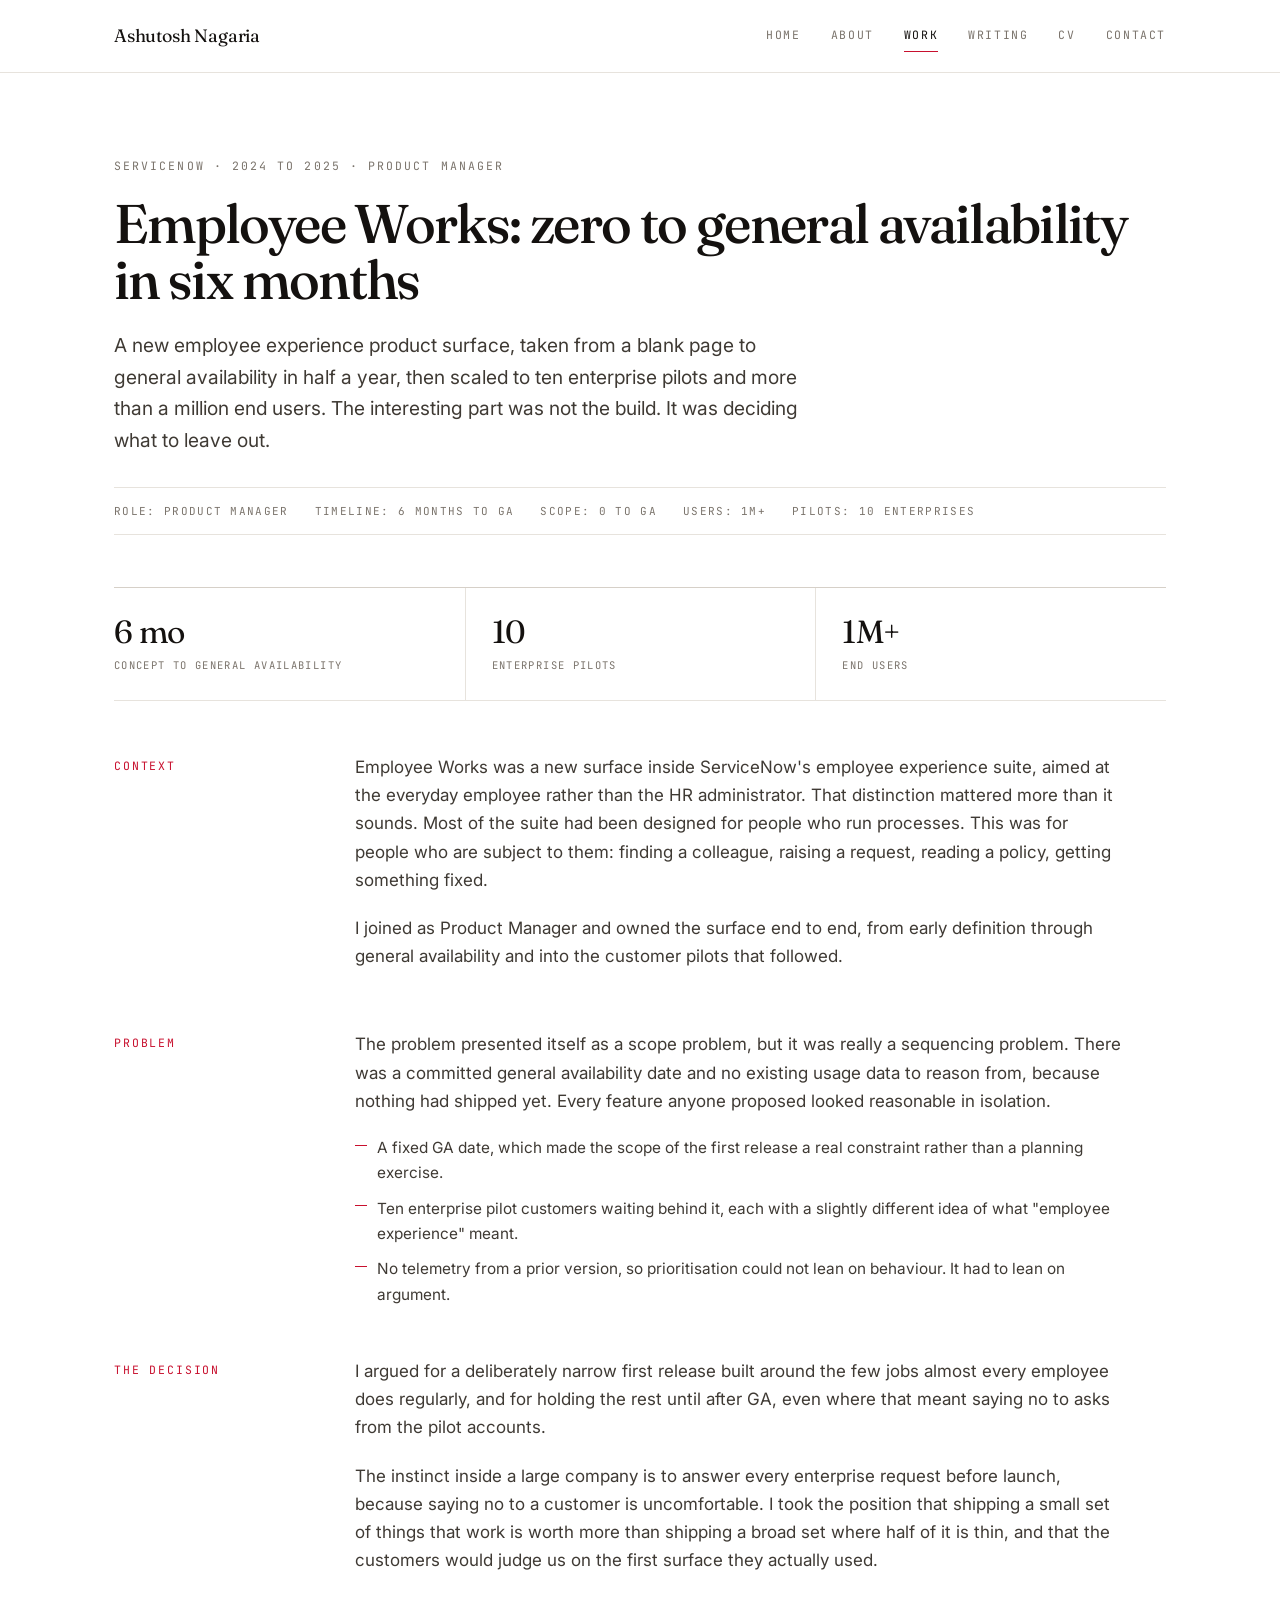
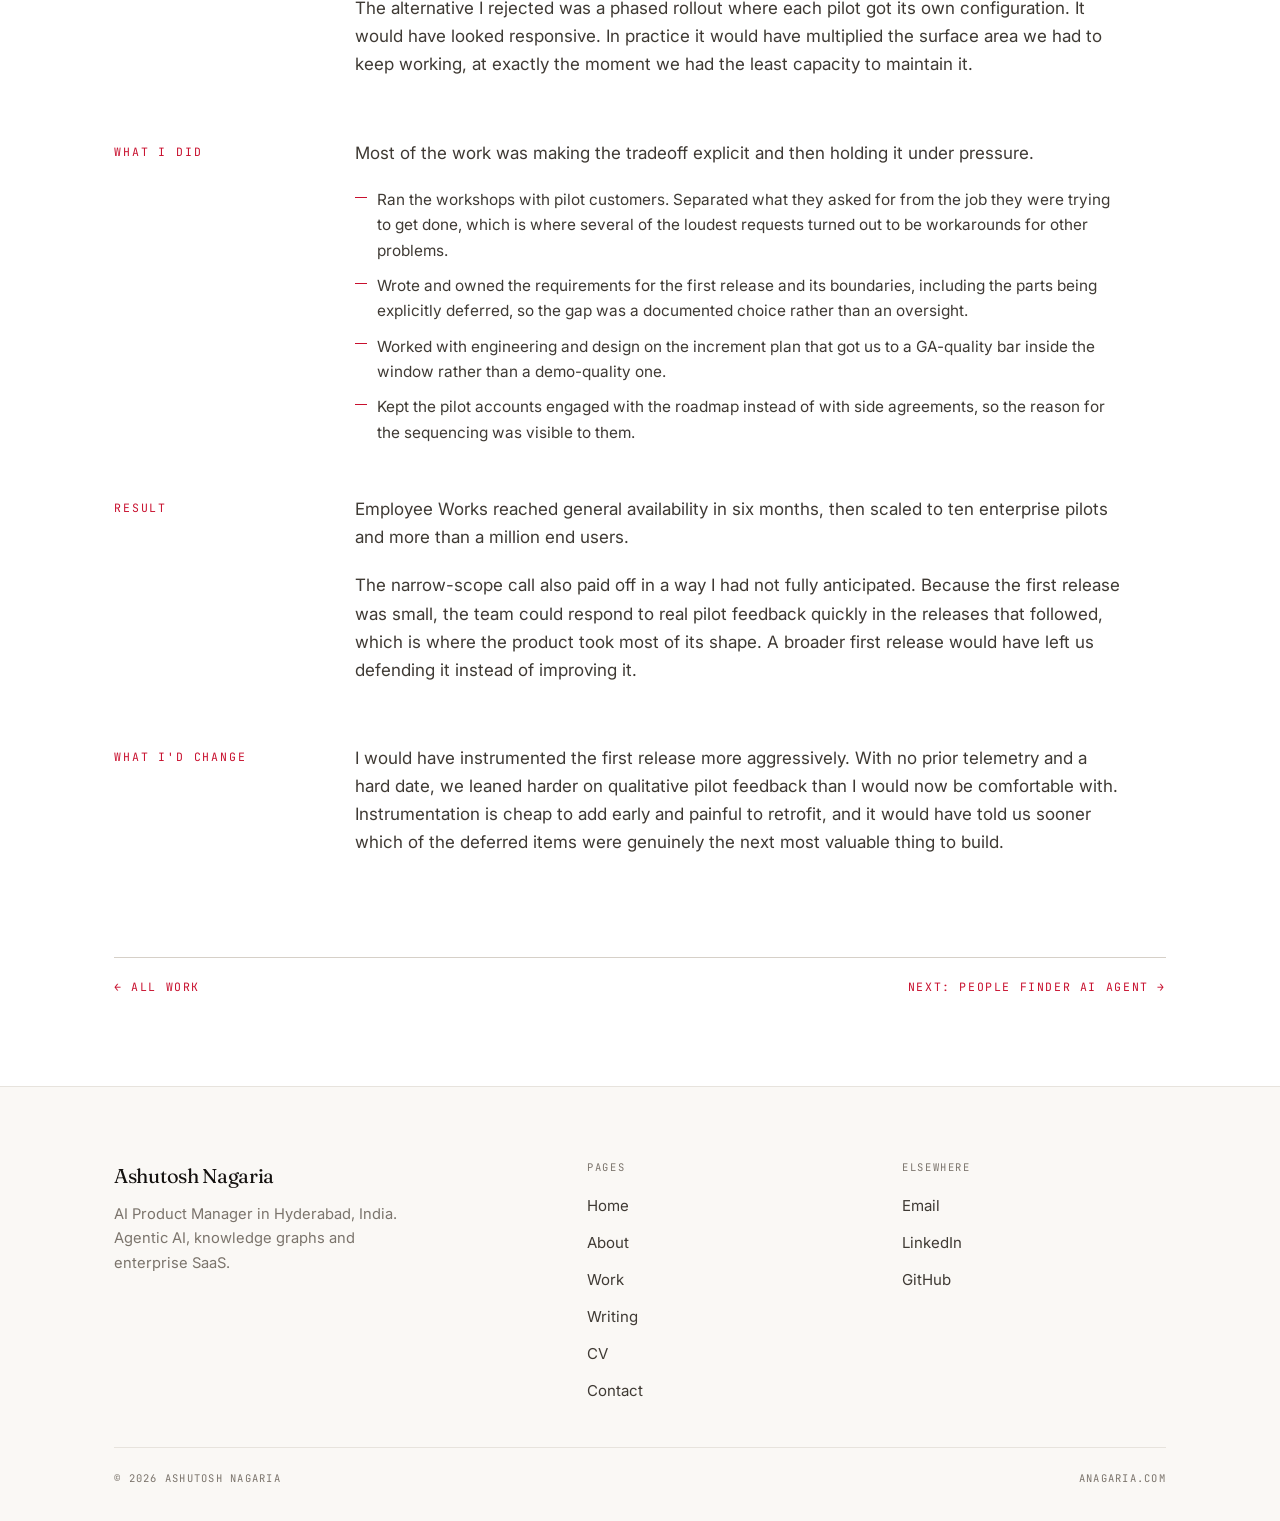
<file: work/employee-works.html>
<!DOCTYPE html>
<html lang="en">
<head>
<meta charset="utf-8">
<meta name="viewport" content="width=device-width, initial-scale=1">
<title>Employee Works: zero to general availability | Ashutosh Nagaria</title>
<meta name="description" content="How Employee Works went from concept to general availability in six months and scaled to ten enterprise pilots and over a million end users.">
<link rel="icon" href="../assets/favicon.svg" type="image/svg+xml">
<link rel="icon" href="../assets/favicon-32.png" sizes="32x32" type="image/png">
<link rel="apple-touch-icon" href="../assets/apple-touch-icon.png">
<link rel="preconnect" href="https://fonts.googleapis.com">
<link rel="preconnect" href="https://fonts.gstatic.com" crossorigin>
<link href="https://fonts.googleapis.com/css2?family=Fraunces:ital,opsz,wght@0,9..144,400;0,9..144,500;0,9..144,600;1,9..144,500&family=Inter:wght@400;500&family=JetBrains+Mono:wght@400;500&display=swap" rel="stylesheet">
<link rel="stylesheet" href="../css/style.css">
</head>
<body>
<a class="skip-link" href="#main">Skip to content</a>

<header class="site-header">
  <div class="site-header__inner">
    <a class="brand" href="../index.html">Ashutosh Nagaria</a>
    <button class="nav-toggle" aria-expanded="false" aria-controls="primary-nav">Menu</button>
    <nav class="nav" id="primary-nav" aria-label="Primary">
      <a href="../index.html">Home</a>
      <a href="../about.html">About</a>
      <a href="../work.html" aria-current="page">Work</a>
      <a href="../writing.html">Writing</a>
      <a href="../cv.html">CV</a>
      <a href="../contact.html">Contact</a>
    </nav>
  </div>
</header>

<main id="main">

  <article class="case">
    <div class="wrap">

      <p class="eyebrow">ServiceNow &middot; 2024 to 2025 &middot; Product Manager</p>

      <h1 class="display case__title" style="font-size:clamp(2.1rem,4.6vw,3.4rem);">Employee Works: zero to general availability in six months</h1>

      <p class="lede">A new employee experience product surface, taken from a blank page to general availability in half a year, then scaled to ten enterprise pilots and more than a million end users. The interesting part was not the build. It was deciding what to leave out.</p>

      <div class="case__meta">
        <span>Role: Product Manager</span>
        <span>Timeline: 6 months to GA</span>
        <span>Scope: 0 to GA</span>
        <span>Users: 1M+</span>
        <span>Pilots: 10 enterprises</span>
      </div>

    </div>

    <div class="wrap">
      <div class="metrics" style="margin-bottom:clamp(32px,5vw,52px);">
        <div class="metric">
          <span class="metric__value">6 mo</span>
          <span class="metric__label">Concept to general availability</span>
        </div>
        <div class="metric">
          <span class="metric__value">10</span>
          <span class="metric__label">Enterprise pilots</span>
        </div>
        <div class="metric">
          <span class="metric__value">1M+</span>
          <span class="metric__label">End users</span>
        </div>
      </div>
    </div>

    <div class="wrap">

      <section class="case__body">
        <p class="pdr__label">Context</p>
        <div class="pdr__content prose">
          <p>Employee Works was a new surface inside ServiceNow's employee experience suite, aimed at the everyday employee rather than the HR administrator. That distinction mattered more than it sounds. Most of the suite had been designed for people who run processes. This was for people who are subject to them: finding a colleague, raising a request, reading a policy, getting something fixed.</p>
          <p>I joined as Product Manager and owned the surface end to end, from early definition through general availability and into the customer pilots that followed.</p>
        </div>
      </section>

      <section class="case__body">
        <p class="pdr__label">Problem</p>
        <div class="pdr__content prose">
          <p>The problem presented itself as a scope problem, but it was really a sequencing problem. There was a committed general availability date and no existing usage data to reason from, because nothing had shipped yet. Every feature anyone proposed looked reasonable in isolation.</p>
          <ul class="bullets">
            <li>A fixed GA date, which made the scope of the first release a real constraint rather than a planning exercise.</li>
            <li>Ten enterprise pilot customers waiting behind it, each with a slightly different idea of what "employee experience" meant.</li>
            <li>No telemetry from a prior version, so prioritisation could not lean on behaviour. It had to lean on argument.</li>
          </ul>
        </div>
      </section>

      <section class="case__body">
        <p class="pdr__label">The decision</p>
        <div class="pdr__content prose">
          <p>I argued for a deliberately narrow first release built around the few jobs almost every employee does regularly, and for holding the rest until after GA, even where that meant saying no to asks from the pilot accounts.</p>
          <p>The instinct inside a large company is to answer every enterprise request before launch, because saying no to a customer is uncomfortable. I took the position that shipping a small set of things that work is worth more than shipping a broad set where half of it is thin, and that the customers would judge us on the first surface they actually used.</p>
          <p>The alternative I rejected was a phased rollout where each pilot got its own configuration. It would have looked responsive. In practice it would have multiplied the surface area we had to keep working, at exactly the moment we had the least capacity to maintain it.</p>
        </div>
      </section>

      <section class="case__body">
        <p class="pdr__label">What I did</p>
        <div class="pdr__content prose">
          <p>Most of the work was making the tradeoff explicit and then holding it under pressure.</p>
          <ul class="bullets">
            <li>Ran the workshops with pilot customers. Separated what they asked for from the job they were trying to get done, which is where several of the loudest requests turned out to be workarounds for other problems.</li>
            <li>Wrote and owned the requirements for the first release and its boundaries, including the parts being explicitly deferred, so the gap was a documented choice rather than an oversight.</li>
            <li>Worked with engineering and design on the increment plan that got us to a GA-quality bar inside the window rather than a demo-quality one.</li>
            <li>Kept the pilot accounts engaged with the roadmap instead of with side agreements, so the reason for the sequencing was visible to them.</li>
          </ul>
        </div>
      </section>

      <section class="case__body">
        <p class="pdr__label">Result</p>
        <div class="pdr__content prose">
          <p>Employee Works reached general availability in six months, then scaled to ten enterprise pilots and more than a million end users.</p>
          <p>The narrow-scope call also paid off in a way I had not fully anticipated. Because the first release was small, the team could respond to real pilot feedback quickly in the releases that followed, which is where the product took most of its shape. A broader first release would have left us defending it instead of improving it.</p>
        </div>
      </section>

      <section class="case__body">
        <p class="pdr__label">What I'd change</p>
        <div class="pdr__content prose">
          <p>I would have instrumented the first release more aggressively. With no prior telemetry and a hard date, we leaned harder on qualitative pilot feedback than I would now be comfortable with. Instrumentation is cheap to add early and painful to retrofit, and it would have told us sooner which of the deferred items were genuinely the next most valuable thing to build.</p>
        </div>
      </section>

      <div class="section__head" style="margin-top:clamp(24px,4vw,40px);">
        <a class="section__link" href="../work.html">&larr; All work</a>
        <a class="section__link" href="people-finder.html">Next: People Finder AI Agent &rarr;</a>
      </div>

    </div>
  </article>

</main>

<footer class="site-footer">
  <div class="wrap">
    <div class="site-footer__grid">
      <div>
        <p class="site-footer__name">Ashutosh Nagaria</p>
        <p class="site-footer__note">AI Product Manager in Hyderabad, India. Agentic AI, knowledge graphs and enterprise SaaS.</p>
      </div>
      <div>
        <h4>Pages</h4>
        <ul>
          <li><a href="../index.html">Home</a></li>
          <li><a href="../about.html">About</a></li>
          <li><a href="../work.html">Work</a></li>
          <li><a href="../writing.html">Writing</a></li>
          <li><a href="../cv.html">CV</a></li>
          <li><a href="../contact.html">Contact</a></li>
        </ul>
      </div>
      <div>
        <h4>Elsewhere</h4>
        <ul>
          <li><a href="mailto:anashutosh9@gmail.com">Email</a></li>
          <li><a href="https://www.linkedin.com/in/ashutosh-nagaria/" target="_blank" rel="noopener">LinkedIn</a></li>
          <li><a href="https://github.com/Ashutosh-nagaria" target="_blank" rel="noopener">GitHub</a></li>
        </ul>
      </div>
    </div>
    <div class="site-footer__base">
      <span>&copy; <span data-year>2026</span> Ashutosh Nagaria</span>
      <span>anagaria.com</span>
    </div>
  </div>
</footer>

<script src="../js/main.js"></script>
</body>
</html>
</file>
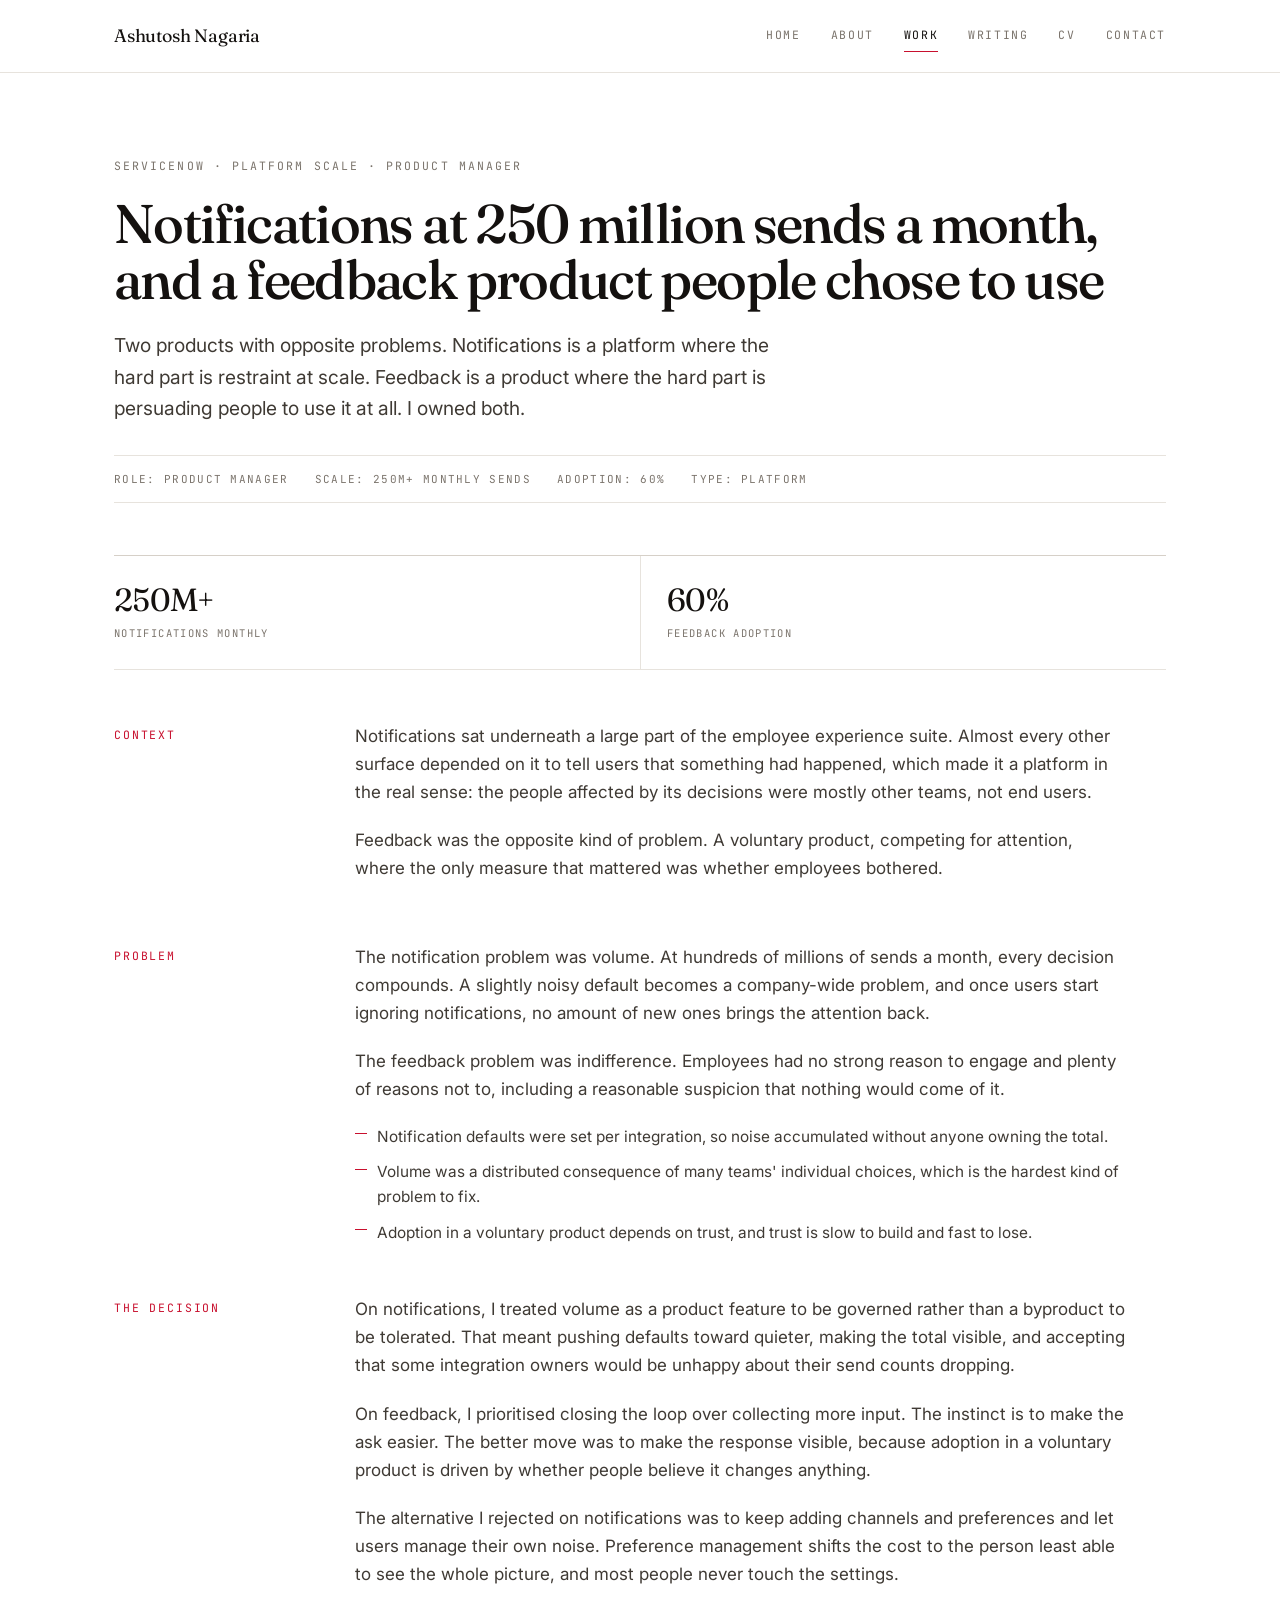
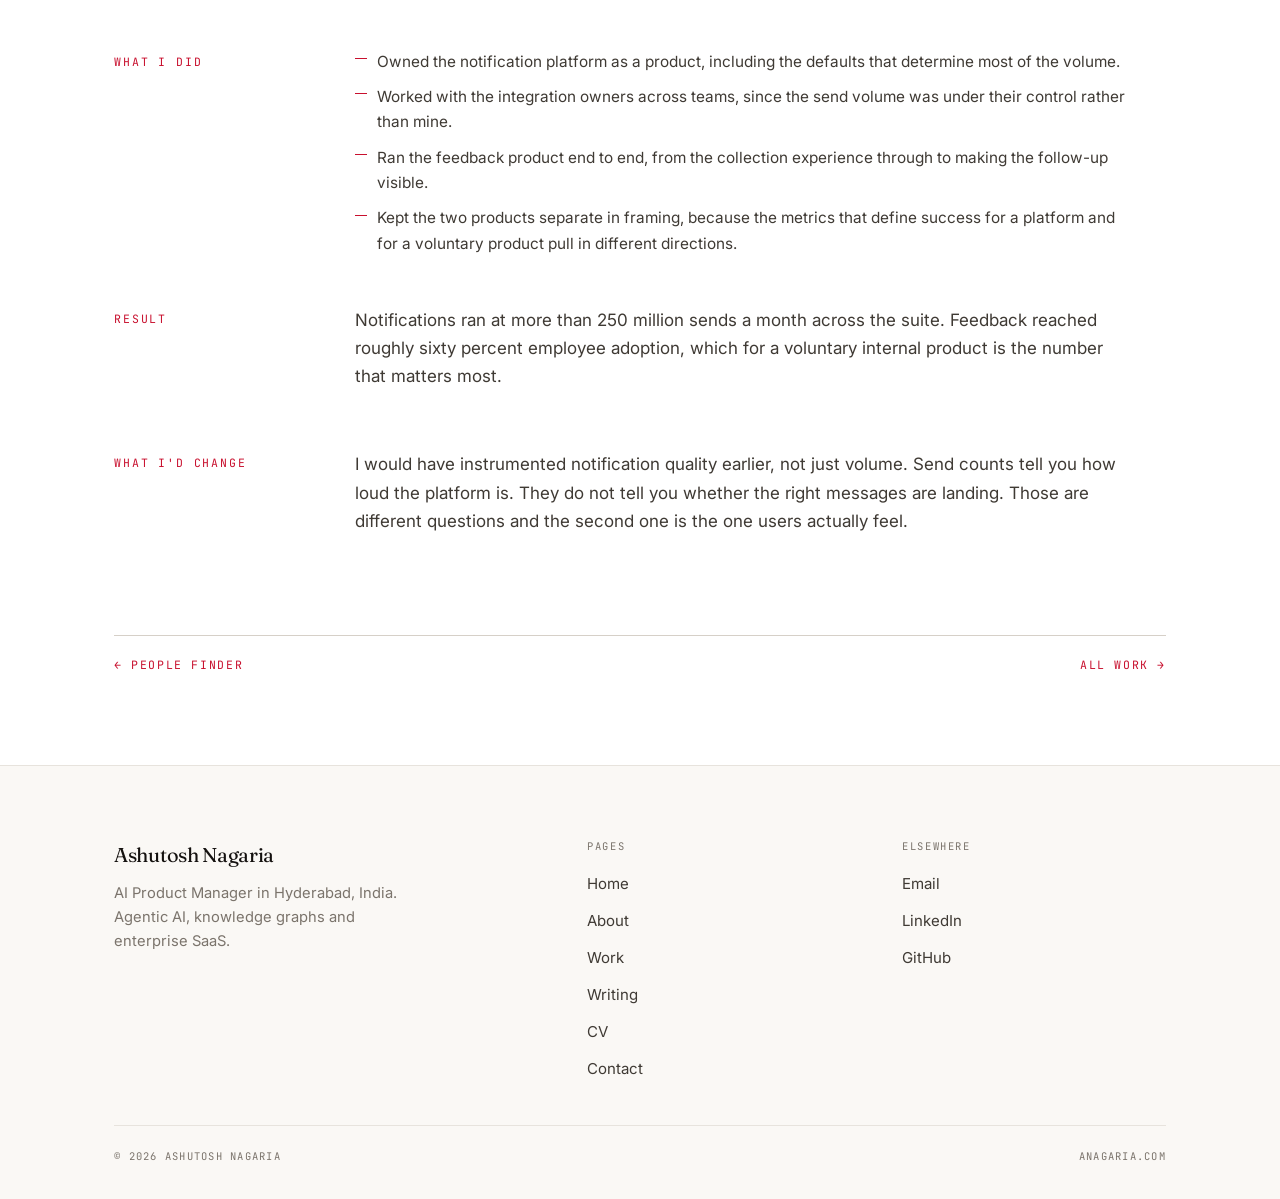
<file: work/notifications-feedback.html>
<!DOCTYPE html>
<html lang="en">
<head>
<meta charset="utf-8">
<meta name="viewport" content="width=device-width, initial-scale=1">
<title>Notifications and Feedback | Ashutosh Nagaria</title>
<meta name="description" content="Owning a notification platform behind hundreds of millions of monthly sends, and a feedback product that reached sixty percent adoption.">
<link rel="icon" href="../assets/favicon.svg" type="image/svg+xml">
<link rel="icon" href="../assets/favicon-32.png" sizes="32x32" type="image/png">
<link rel="apple-touch-icon" href="../assets/apple-touch-icon.png">
<link rel="preconnect" href="https://fonts.googleapis.com">
<link rel="preconnect" href="https://fonts.gstatic.com" crossorigin>
<link href="https://fonts.googleapis.com/css2?family=Fraunces:ital,opsz,wght@0,9..144,400;0,9..144,500;0,9..144,600;1,9..144,500&family=Inter:wght@400;500&family=JetBrains+Mono:wght@400;500&display=swap" rel="stylesheet">
<link rel="stylesheet" href="../css/style.css">
</head>
<body>
<a class="skip-link" href="#main">Skip to content</a>

<header class="site-header">
  <div class="site-header__inner">
    <a class="brand" href="../index.html">Ashutosh Nagaria</a>
    <button class="nav-toggle" aria-expanded="false" aria-controls="primary-nav">Menu</button>
    <nav class="nav" id="primary-nav" aria-label="Primary">
      <a href="../index.html">Home</a>
      <a href="../about.html">About</a>
      <a href="../work.html" aria-current="page">Work</a>
      <a href="../writing.html">Writing</a>
      <a href="../cv.html">CV</a>
      <a href="../contact.html">Contact</a>
    </nav>
  </div>
</header>

<main id="main">

  <article class="case">
    <div class="wrap">

      <p class="eyebrow">ServiceNow &middot; Platform scale &middot; Product Manager</p>

      <h1 class="display case__title" style="font-size:clamp(2.1rem,4.6vw,3.4rem);">Notifications at 250 million sends a month, and a feedback product people chose to use</h1>

      <!-- DRAFT NOTE: structurally complete. Narrative and any TODO figures
           still need Ashutosh's review before publishing -->

      <p class="lede">Two products with opposite problems. Notifications is a platform where the hard part is restraint at scale. Feedback is a product where the hard part is persuading people to use it at all. I owned both.</p>

      <div class="case__meta">
        <span>Role: Product Manager</span>
        <span>Scale: 250M+ monthly sends</span>
        <span>Adoption: 60%</span>
        <span>Type: Platform</span>
      </div>

    </div>

    <div class="wrap">
      <div class="metrics" style="margin-bottom:clamp(32px,5vw,52px);">
        <div class="metric">
          <span class="metric__value">250M+</span>
          <span class="metric__label">Notifications monthly</span>
        </div>
        <div class="metric">
          <span class="metric__value">60%</span>
          <span class="metric__label">Feedback adoption</span>
        </div>
      </div>
    </div>

    <div class="wrap">

      <section class="case__body">
        <p class="pdr__label">Context</p>
        <div class="pdr__content prose">
          <p>Notifications sat underneath a large part of the employee experience suite. Almost every other surface depended on it to tell users that something had happened, which made it a platform in the real sense: the people affected by its decisions were mostly other teams, not end users.</p>
          <p>Feedback was the opposite kind of problem. A voluntary product, competing for attention, where the only measure that mattered was whether employees bothered.</p>
        </div>
      </section>

      <section class="case__body">
        <p class="pdr__label">Problem</p>
        <div class="pdr__content prose">
          <p>The notification problem was volume. At hundreds of millions of sends a month, every decision compounds. A slightly noisy default becomes a company-wide problem, and once users start ignoring notifications, no amount of new ones brings the attention back.</p>
          <p>The feedback problem was indifference. Employees had no strong reason to engage and plenty of reasons not to, including a reasonable suspicion that nothing would come of it.</p>
          <ul class="bullets">
            <li>Notification defaults were set per integration, so noise accumulated without anyone owning the total.</li>
            <li>Volume was a distributed consequence of many teams' individual choices, which is the hardest kind of problem to fix.</li>
            <li>Adoption in a voluntary product depends on trust, and trust is slow to build and fast to lose.</li>
          </ul>
        </div>
      </section>

      <section class="case__body">
        <p class="pdr__label">The decision</p>
        <div class="pdr__content prose">
          <p>On notifications, I treated volume as a product feature to be governed rather than a byproduct to be tolerated. That meant pushing defaults toward quieter, making the total visible, and accepting that some integration owners would be unhappy about their send counts dropping.</p>
          <p>On feedback, I prioritised closing the loop over collecting more input. The instinct is to make the ask easier. The better move was to make the response visible, because adoption in a voluntary product is driven by whether people believe it changes anything.</p>
          <p>The alternative I rejected on notifications was to keep adding channels and preferences and let users manage their own noise. Preference management shifts the cost to the person least able to see the whole picture, and most people never touch the settings.</p>
        </div>
      </section>

      <section class="case__body">
        <p class="pdr__label">What I did</p>
        <div class="pdr__content prose">
          <ul class="bullets">
            <li>Owned the notification platform as a product, including the defaults that determine most of the volume.</li>
            <li>Worked with the integration owners across teams, since the send volume was under their control rather than mine.</li>
            <li>Ran the feedback product end to end, from the collection experience through to making the follow-up visible.</li>
            <li>Kept the two products separate in framing, because the metrics that define success for a platform and for a voluntary product pull in different directions.</li>
          </ul>
        </div>
      </section>

      <section class="case__body">
        <p class="pdr__label">Result</p>
        <div class="pdr__content prose">
          <p>Notifications ran at more than 250 million sends a month across the suite. Feedback reached roughly sixty percent employee adoption, which for a voluntary internal product is the number that matters most.</p>
          <!-- TODO: add one sentence on a specific change in notification volume or
               engagement, if there is a figure that is safe to share -->
        </div>
      </section>

      <section class="case__body">
        <p class="pdr__label">What I'd change</p>
        <div class="pdr__content prose">
          <p>I would have instrumented notification quality earlier, not just volume. Send counts tell you how loud the platform is. They do not tell you whether the right messages are landing. Those are different questions and the second one is the one users actually feel.</p>
        </div>
      </section>

      <div class="section__head" style="margin-top:clamp(24px,4vw,40px);">
        <a class="section__link" href="people-finder.html">&larr; People Finder</a>
        <a class="section__link" href="../work.html">All work &rarr;</a>
      </div>

    </div>
  </article>

</main>

<footer class="site-footer">
  <div class="wrap">
    <div class="site-footer__grid">
      <div>
        <p class="site-footer__name">Ashutosh Nagaria</p>
        <p class="site-footer__note">AI Product Manager in Hyderabad, India. Agentic AI, knowledge graphs and enterprise SaaS.</p>
      </div>
      <div>
        <h4>Pages</h4>
        <ul>
          <li><a href="../index.html">Home</a></li>
          <li><a href="../about.html">About</a></li>
          <li><a href="../work.html">Work</a></li>
          <li><a href="../writing.html">Writing</a></li>
          <li><a href="../cv.html">CV</a></li>
          <li><a href="../contact.html">Contact</a></li>
        </ul>
      </div>
      <div>
        <h4>Elsewhere</h4>
        <ul>
          <li><a href="mailto:anashutosh9@gmail.com">Email</a></li>
          <li><a href="https://www.linkedin.com/in/ashutosh-nagaria/" target="_blank" rel="noopener">LinkedIn</a></li>
          <li><a href="https://github.com/Ashutosh-nagaria" target="_blank" rel="noopener">GitHub</a></li>
        </ul>
      </div>
    </div>
    <div class="site-footer__base">
      <span>&copy; <span data-year>2026</span> Ashutosh Nagaria</span>
      <span>anagaria.com</span>
    </div>
  </div>
</footer>

<script src="../js/main.js"></script>
</body>
</html>
</file>
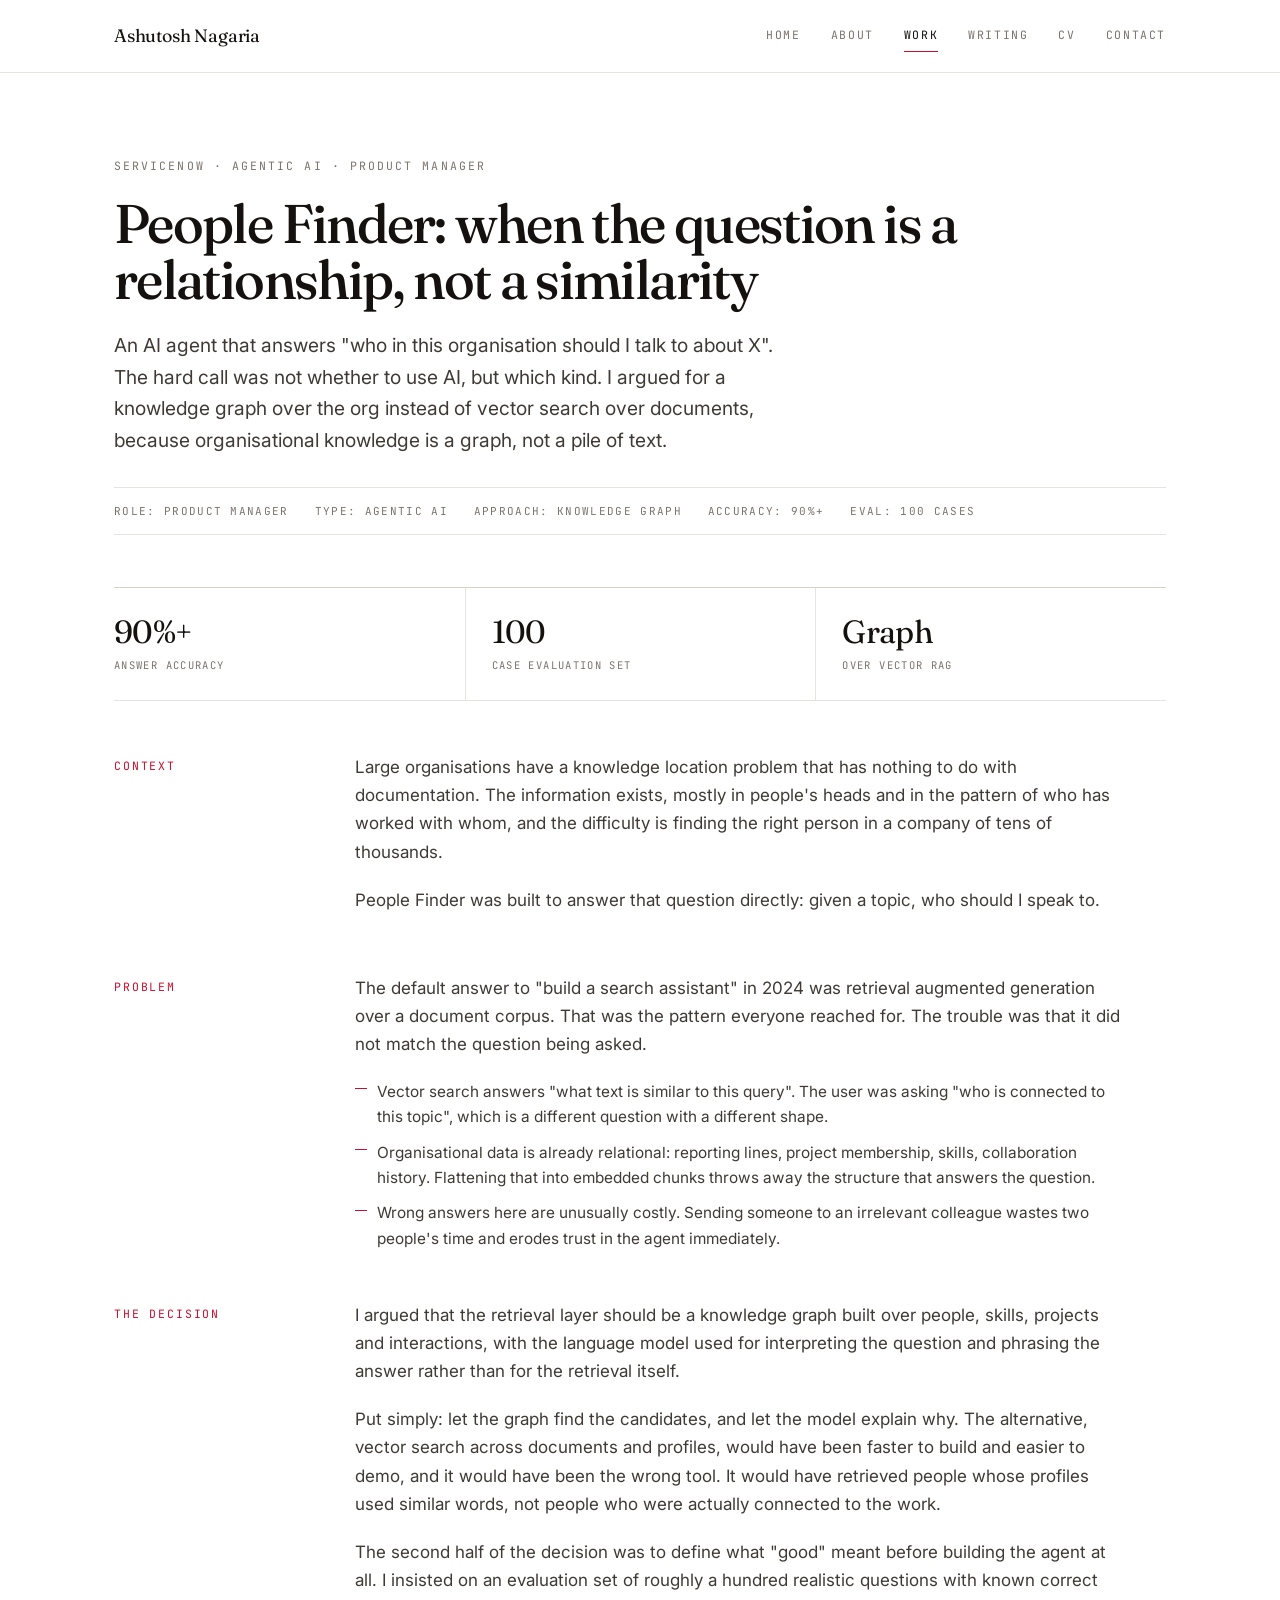
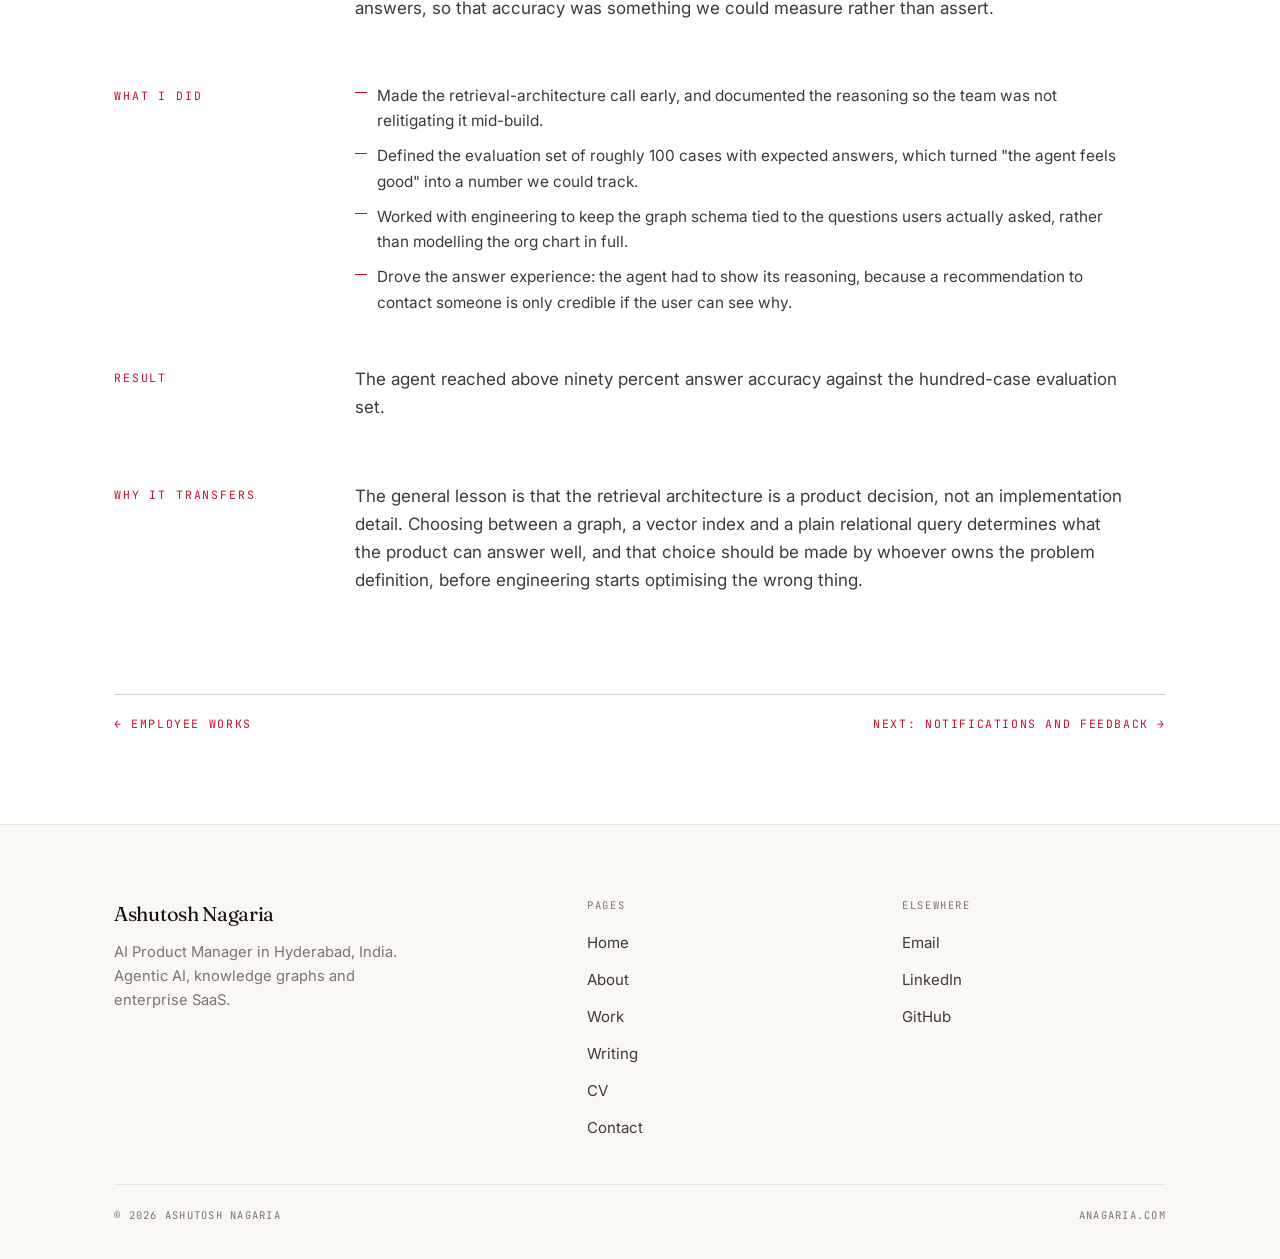
<file: work/people-finder.html>
<!DOCTYPE html>
<html lang="en">
<head>
<meta charset="utf-8">
<meta name="viewport" content="width=device-width, initial-scale=1">
<title>People Finder AI Agent | Ashutosh Nagaria</title>
<meta name="description" content="Choosing a knowledge graph over vector RAG for organisational search, and evaluating it properly before shipping.">
<link rel="icon" href="../assets/favicon.svg" type="image/svg+xml">
<link rel="icon" href="../assets/favicon-32.png" sizes="32x32" type="image/png">
<link rel="apple-touch-icon" href="../assets/apple-touch-icon.png">
<link rel="preconnect" href="https://fonts.googleapis.com">
<link rel="preconnect" href="https://fonts.gstatic.com" crossorigin>
<link href="https://fonts.googleapis.com/css2?family=Fraunces:ital,opsz,wght@0,9..144,400;0,9..144,500;0,9..144,600;1,9..144,500&family=Inter:wght@400;500&family=JetBrains+Mono:wght@400;500&display=swap" rel="stylesheet">
<link rel="stylesheet" href="../css/style.css">
</head>
<body>
<a class="skip-link" href="#main">Skip to content</a>

<header class="site-header">
  <div class="site-header__inner">
    <a class="brand" href="../index.html">Ashutosh Nagaria</a>
    <button class="nav-toggle" aria-expanded="false" aria-controls="primary-nav">Menu</button>
    <nav class="nav" id="primary-nav" aria-label="Primary">
      <a href="../index.html">Home</a>
      <a href="../about.html">About</a>
      <a href="../work.html" aria-current="page">Work</a>
      <a href="../writing.html">Writing</a>
      <a href="../cv.html">CV</a>
      <a href="../contact.html">Contact</a>
    </nav>
  </div>
</header>

<main id="main">

  <article class="case">
    <div class="wrap">

      <p class="eyebrow">ServiceNow &middot; Agentic AI &middot; Product Manager</p>

      <h1 class="display case__title" style="font-size:clamp(2.1rem,4.6vw,3.4rem);">People Finder: when the question is a relationship, not a similarity</h1>

      <!-- DRAFT NOTE: this page is structurally complete but the narrative and
           any figures marked TODO still need Ashutosh's review before publishing -->

      <p class="lede">An AI agent that answers "who in this organisation should I talk to about X". The hard call was not whether to use AI, but which kind. I argued for a knowledge graph over the org instead of vector search over documents, because organisational knowledge is a graph, not a pile of text.</p>

      <div class="case__meta">
        <span>Role: Product Manager</span>
        <span>Type: Agentic AI</span>
        <span>Approach: Knowledge graph</span>
        <span>Accuracy: 90%+</span>
        <span>Eval: 100 cases</span>
      </div>

    </div>

    <div class="wrap">
      <div class="metrics" style="margin-bottom:clamp(32px,5vw,52px);">
        <div class="metric">
          <span class="metric__value">90%+</span>
          <span class="metric__label">Answer accuracy</span>
        </div>
        <div class="metric">
          <span class="metric__value">100</span>
          <span class="metric__label">Case evaluation set</span>
        </div>
        <div class="metric">
          <span class="metric__value">Graph</span>
          <span class="metric__label">Over vector RAG</span>
        </div>
      </div>
    </div>

    <div class="wrap">

      <section class="case__body">
        <p class="pdr__label">Context</p>
        <div class="pdr__content prose">
          <p>Large organisations have a knowledge location problem that has nothing to do with documentation. The information exists, mostly in people's heads and in the pattern of who has worked with whom, and the difficulty is finding the right person in a company of tens of thousands.</p>
          <p>People Finder was built to answer that question directly: given a topic, who should I speak to.</p>
        </div>
      </section>

      <section class="case__body">
        <p class="pdr__label">Problem</p>
        <div class="pdr__content prose">
          <p>The default answer to "build a search assistant" in 2024 was retrieval augmented generation over a document corpus. That was the pattern everyone reached for. The trouble was that it did not match the question being asked.</p>
          <ul class="bullets">
            <li>Vector search answers "what text is similar to this query". The user was asking "who is connected to this topic", which is a different question with a different shape.</li>
            <li>Organisational data is already relational: reporting lines, project membership, skills, collaboration history. Flattening that into embedded chunks throws away the structure that answers the question.</li>
            <li>Wrong answers here are unusually costly. Sending someone to an irrelevant colleague wastes two people's time and erodes trust in the agent immediately.</li>
          </ul>
        </div>
      </section>

      <section class="case__body">
        <p class="pdr__label">The decision</p>
        <div class="pdr__content prose">
          <p>I argued that the retrieval layer should be a knowledge graph built over people, skills, projects and interactions, with the language model used for interpreting the question and phrasing the answer rather than for the retrieval itself.</p>
          <p>Put simply: let the graph find the candidates, and let the model explain why. The alternative, vector search across documents and profiles, would have been faster to build and easier to demo, and it would have been the wrong tool. It would have retrieved people whose profiles used similar words, not people who were actually connected to the work.</p>
          <p>The second half of the decision was to define what "good" meant before building the agent at all. I insisted on an evaluation set of roughly a hundred realistic questions with known correct answers, so that accuracy was something we could measure rather than assert.</p>
        </div>
      </section>

      <section class="case__body">
        <p class="pdr__label">What I did</p>
        <div class="pdr__content prose">
          <ul class="bullets">
            <li>Made the retrieval-architecture call early, and documented the reasoning so the team was not relitigating it mid-build.</li>
            <li>Defined the evaluation set of roughly 100 cases with expected answers, which turned "the agent feels good" into a number we could track.</li>
            <li>Worked with engineering to keep the graph schema tied to the questions users actually asked, rather than modelling the org chart in full.</li>
            <li>Drove the answer experience: the agent had to show its reasoning, because a recommendation to contact someone is only credible if the user can see why.</li>
          </ul>
        </div>
      </section>

      <section class="case__body">
        <p class="pdr__label">Result</p>
        <div class="pdr__content prose">
          <p>The agent reached above ninety percent answer accuracy against the hundred-case evaluation set.</p>
          <!-- TODO: add adoption or usage numbers here if they can be shared,
               plus one sentence on what failed most often in the remaining cases -->
        </div>
      </section>

      <section class="case__body">
        <p class="pdr__label">Why it transfers</p>
        <div class="pdr__content prose">
          <p>The general lesson is that the retrieval architecture is a product decision, not an implementation detail. Choosing between a graph, a vector index and a plain relational query determines what the product can answer well, and that choice should be made by whoever owns the problem definition, before engineering starts optimising the wrong thing.</p>
        </div>
      </section>

      <div class="section__head" style="margin-top:clamp(24px,4vw,40px);">
        <a class="section__link" href="employee-works.html">&larr; Employee Works</a>
        <a class="section__link" href="notifications-feedback.html">Next: Notifications and Feedback &rarr;</a>
      </div>

    </div>
  </article>

</main>

<footer class="site-footer">
  <div class="wrap">
    <div class="site-footer__grid">
      <div>
        <p class="site-footer__name">Ashutosh Nagaria</p>
        <p class="site-footer__note">AI Product Manager in Hyderabad, India. Agentic AI, knowledge graphs and enterprise SaaS.</p>
      </div>
      <div>
        <h4>Pages</h4>
        <ul>
          <li><a href="../index.html">Home</a></li>
          <li><a href="../about.html">About</a></li>
          <li><a href="../work.html">Work</a></li>
          <li><a href="../writing.html">Writing</a></li>
          <li><a href="../cv.html">CV</a></li>
          <li><a href="../contact.html">Contact</a></li>
        </ul>
      </div>
      <div>
        <h4>Elsewhere</h4>
        <ul>
          <li><a href="mailto:anashutosh9@gmail.com">Email</a></li>
          <li><a href="https://www.linkedin.com/in/ashutosh-nagaria/" target="_blank" rel="noopener">LinkedIn</a></li>
          <li><a href="https://github.com/Ashutosh-nagaria" target="_blank" rel="noopener">GitHub</a></li>
        </ul>
      </div>
    </div>
    <div class="site-footer__base">
      <span>&copy; <span data-year>2026</span> Ashutosh Nagaria</span>
      <span>anagaria.com</span>
    </div>
  </div>
</footer>

<script src="../js/main.js"></script>
</body>
</html>
</file>
<file: css/style.css>
/* ============================================================
   anagaria.com
   Editorial / Crimson theme
   Design tokens live in :root. Change them and the whole
   site follows.
   ============================================================ */

:root {
  /* --- colour --- */
  --paper:        #ffffff;
  --paper-alt:    #faf8f5;
  --ink:          #14110f;
  --ink-soft:     #3f3a34;
  --muted:        #7b746c;
  --rule:         #e7e3dd;
  --rule-strong:  #d6d0c8;
  --accent:       #c8102e;
  --accent-dark:  #9b0c23;

  /* --- type --- */
  --serif: 'Fraunces', Georgia, 'Times New Roman', serif;
  --sans:  'Inter', -apple-system, BlinkMacSystemFont, 'Segoe UI', Helvetica, Arial, sans-serif;
  --mono:  'JetBrains Mono', ui-monospace, SFMono-Regular, Menlo, Consolas, monospace;

  /* --- layout --- */
  --wrap: 1140px;
  --wrap-narrow: 760px;
  --gut: clamp(20px, 5vw, 44px);
  --section: clamp(72px, 10vw, 132px);
  --header-h: 72px;
}

/* ---------- reset ---------- */
*, *::before, *::after { box-sizing: border-box; }

html { -webkit-text-size-adjust: 100%; scroll-behavior: smooth; }

body {
  margin: 0;
  background: var(--paper);
  color: var(--ink);
  font-family: var(--sans);
  font-size: 17px;
  line-height: 1.65;
  -webkit-font-smoothing: antialiased;
  -moz-osx-font-smoothing: grayscale;
}

img { max-width: 100%; display: block; }
a { color: inherit; text-decoration: none; }
p { margin: 0 0 1.1em; }

::selection { background: var(--accent); color: #fff; }

:focus-visible { outline: 2px solid var(--accent); outline-offset: 3px; }

/* ---------- layout helpers ---------- */
.wrap {
  width: 100%;
  max-width: var(--wrap);
  margin: 0 auto;
  padding: 0 var(--gut);
}
.wrap--narrow { max-width: var(--wrap-narrow); }

.section { padding: var(--section) 0; }
.section--tight { padding: clamp(52px, 7vw, 84px) 0; }
.section--alt {
  background: var(--paper-alt);
  border-top: 1px solid var(--rule);
  border-bottom: 1px solid var(--rule);
}

.skip-link {
  position: absolute;
  left: 12px; top: 12px;
  width: 1px; height: 1px;
  padding: 0;
  overflow: hidden;
  clip-path: inset(50%);
  white-space: nowrap;
  background: var(--ink); color: #fff; z-index: 100;
}
.skip-link:focus {
  width: auto; height: auto;
  padding: 10px 16px;
  overflow: visible;
  clip-path: none;
}

/* ---------- eyebrow / labels ---------- */
.eyebrow {
  font-family: var(--mono);
  font-size: 11.5px;
  text-transform: uppercase;
  letter-spacing: 0.18em;
  color: var(--muted);
  margin: 0 0 20px;
}
.eyebrow--accent { color: var(--accent); }

/* ---------- headings ---------- */
.display {
  font-family: var(--serif);
  font-weight: 500;
  font-size: clamp(2.5rem, 6.2vw, 4.75rem);
  line-height: 1.03;
  letter-spacing: -0.03em;
  margin: 0 0 26px;
}
.display em { font-style: italic; color: var(--accent); }

.h2 {
  font-family: var(--serif);
  font-weight: 500;
  font-size: clamp(1.6rem, 3vw, 2.3rem);
  letter-spacing: -0.02em;
  line-height: 1.15;
  margin: 0 0 18px;
}
.h3 {
  font-family: var(--serif);
  font-weight: 500;
  font-size: 1.3rem;
  letter-spacing: -0.015em;
  margin: 0 0 10px;
}

.lede {
  font-size: clamp(1.05rem, 1.5vw, 1.22rem);
  color: var(--ink-soft);
  max-width: 58ch;
  margin: 0 0 30px;
}

.prose { max-width: 68ch; color: var(--ink-soft); }
.prose p { margin: 0 0 1.2em; }
.prose a { color: var(--accent); text-decoration: underline; text-underline-offset: 3px; }

/* ---------- section head rule ---------- */
.section__head {
  display: flex;
  align-items: baseline;
  justify-content: space-between;
  gap: 24px;
  border-top: 1px solid var(--rule-strong);
  padding-top: 20px;
  margin-bottom: clamp(32px, 5vw, 56px);
}
.section__title {
  font-family: var(--serif);
  font-weight: 500;
  font-size: clamp(1.5rem, 2.8vw, 2.15rem);
  letter-spacing: -0.02em;
  margin: 0;
}
.section__link {
  font-family: var(--mono);
  font-size: 11.5px;
  text-transform: uppercase;
  letter-spacing: 0.14em;
  color: var(--accent);
  white-space: nowrap;
}
.section__link:hover { text-decoration: underline; text-underline-offset: 4px; }
@media (max-width: 560px) { .section__link { white-space: normal; } }

/* ---------- header ---------- */
.site-header {
  position: sticky;
  top: 0;
  z-index: 50;
  background: rgba(255, 255, 255, 0.9);
  backdrop-filter: saturate(180%) blur(12px);
  -webkit-backdrop-filter: saturate(180%) blur(12px);
  border-bottom: 1px solid var(--rule);
}
.site-header__inner {
  display: flex;
  align-items: center;
  justify-content: space-between;
  gap: 24px;
  height: var(--header-h);
  max-width: var(--wrap);
  margin: 0 auto;
  padding: 0 var(--gut);
}
.brand {
  font-family: var(--serif);
  font-size: 1.12rem;
  letter-spacing: -0.01em;
  white-space: nowrap;
}
.brand:hover { color: var(--accent); }

.nav { display: flex; align-items: center; gap: clamp(16px, 2.4vw, 30px); }
.nav a {
  font-family: var(--mono);
  font-size: 11.5px;
  text-transform: uppercase;
  letter-spacing: 0.14em;
  color: var(--muted);
  padding: 6px 0;
  border-bottom: 1px solid transparent;
  transition: color 0.18s ease, border-color 0.18s ease;
}
.nav a:hover { color: var(--ink); }
.nav a[aria-current='page'] { color: var(--ink); border-bottom-color: var(--accent); }

.nav-toggle {
  display: none;
  background: none;
  border: 1px solid var(--rule-strong);
  padding: 9px 12px;
  font-family: var(--mono);
  font-size: 11px;
  text-transform: uppercase;
  letter-spacing: 0.12em;
  color: var(--ink);
  cursor: pointer;
}

@media (max-width: 880px) {
  .nav-toggle { display: block; }
  .nav {
    position: fixed;
    top: var(--header-h);
    left: 0; right: 0;
    display: none;
    flex-direction: column;
    align-items: stretch;
    gap: 0;
    background: var(--paper);
    border-bottom: 1px solid var(--rule);
    padding: 6px var(--gut) 18px;
  }
  .nav.is-open { display: flex; }
  .nav a {
    padding: 14px 0;
    font-size: 12px;
    border-bottom: 1px solid var(--rule);
  }
  .nav a[aria-current='page'] { border-bottom-color: var(--rule); color: var(--accent); }
}

/* ---------- buttons ---------- */
.btn {
  display: inline-flex;
  align-items: center;
  gap: 10px;
  font-family: var(--mono);
  font-size: 11.5px;
  text-transform: uppercase;
  letter-spacing: 0.14em;
  padding: 15px 24px;
  border: 1px solid var(--ink);
  background: var(--ink);
  color: #fff;
  cursor: pointer;
  transition: background 0.2s ease, border-color 0.2s ease, color 0.2s ease;
}
.btn:hover { background: var(--accent); border-color: var(--accent); color: #fff; }

.btn--ghost { background: transparent; color: var(--ink); }
.btn--ghost:hover { background: var(--ink); border-color: var(--ink); color: #fff; }

.btn-row { display: flex; flex-wrap: wrap; gap: 12px; }

/* ---------- hero ---------- */
.hero { padding: clamp(52px, 8vw, 104px) 0 clamp(44px, 6vw, 80px); }
.hero__grid {
  display: grid;
  grid-template-columns: 1.6fr 0.9fr;
  gap: clamp(32px, 5vw, 72px);
  align-items: center;
}
.hero__grid--top { align-items: start; }
@media (max-width: 900px) {
  .hero__grid { grid-template-columns: 1fr; gap: 40px; }
  .portrait { justify-self: center; }
}

.status {
  display: inline-flex;
  align-items: center;
  gap: 9px;
  font-family: var(--mono);
  font-size: 11px;
  text-transform: uppercase;
  letter-spacing: 0.13em;
  color: var(--ink-soft);
  border: 1px solid var(--rule-strong);
  padding: 7px 13px;
  margin: 0 0 24px;
}
.status::before {
  content: '';
  width: 6px; height: 6px;
  border-radius: 50%;
  background: var(--accent);
  flex: none;
}

.portrait {
  position: relative;
  padding: 14px 0 0 14px;
}
.portrait img {
  position: relative;
  z-index: 1;
  display: block;
  width: 280px;
  height: 280px;
  object-fit: cover;
  object-position: center 18%;
  filter: contrast(1.03);
}
.portrait::after {
  content: '';
  position: absolute;
  top: 0;
  left: 0;
  width: 280px;
  height: 280px;
  border: 1px solid var(--accent);
  pointer-events: none;
  z-index: 0;
}
@media (max-width: 600px) {
  .portrait img,
  .portrait::after { width: 240px; height: 240px; }
}
.portrait__caption {
  font-family: var(--mono);
  font-size: 10.5px;
  text-transform: uppercase;
  letter-spacing: 0.12em;
  color: var(--muted);
  margin: 26px 0 0;
}

/* ---------- metric strip ---------- */
.metrics {
  display: grid;
  grid-template-columns: repeat(auto-fit, minmax(180px, 1fr));
  border-top: 1px solid var(--rule-strong);
  border-bottom: 1px solid var(--rule);
}
.metric { padding: 26px 0; }
@media (min-width: 720px) {
  .metric + .metric { border-left: 1px solid var(--rule); padding-left: 26px; }
  .metric { padding-right: 26px; }
}
.metric__value {
  display: block;
  font-family: var(--serif);
  font-size: clamp(1.5rem, 2.6vw, 2rem);
  letter-spacing: -0.02em;
  line-height: 1.1;
}
.metric__label {
  display: block;
  font-family: var(--mono);
  font-size: 10.5px;
  text-transform: uppercase;
  letter-spacing: 0.13em;
  color: var(--muted);
  margin-top: 8px;
}

/* ---------- cards ---------- */
.cards {
  display: grid;
  grid-template-columns: repeat(auto-fit, minmax(300px, 1fr));
  gap: 1px;
  background: var(--rule);
  border: 1px solid var(--rule);
}
.card {
  background: var(--paper);
  padding: clamp(24px, 3vw, 36px);
  display: flex;
  flex-direction: column;
  gap: 14px;
  transition: background 0.2s ease;
}
.section--alt .card { background: var(--paper-alt); }
.card:hover { background: #fff; }
.section--alt .card:hover { background: #fff; }

.card__meta {
  font-family: var(--mono);
  font-size: 10.5px;
  text-transform: uppercase;
  letter-spacing: 0.14em;
  color: var(--muted);
}
.card__title {
  font-family: var(--serif);
  font-weight: 500;
  font-size: 1.35rem;
  letter-spacing: -0.015em;
  line-height: 1.2;
  margin: 0;
}
.card__text { font-size: 0.96rem; color: var(--ink-soft); margin: 0; }
.card__stats {
  display: flex;
  flex-wrap: wrap;
  gap: 22px;
  margin-top: auto;
  padding-top: 20px;
  border-top: 1px solid var(--rule);
}
.card__stats .metric { padding: 0; border: 0 !important; }
.card__stats .metric__value { font-size: 1.2rem; }
.card__cta {
  font-family: var(--mono);
  font-size: 11px;
  text-transform: uppercase;
  letter-spacing: 0.14em;
  color: var(--accent);
}
.card:hover .card__cta { text-decoration: underline; text-underline-offset: 4px; }

/* ---------- timeline ---------- */
.timeline { border-top: 1px solid var(--rule); }
.timeline__item {
  display: grid;
  grid-template-columns: 170px 1fr;
  gap: clamp(16px, 3vw, 40px);
  padding: 28px 0;
  border-bottom: 1px solid var(--rule);
}
@media (max-width: 720px) {
  .timeline__item { grid-template-columns: 1fr; gap: 10px; }
}
.timeline__when {
  font-family: var(--mono);
  font-size: 11.5px;
  text-transform: uppercase;
  letter-spacing: 0.1em;
  color: var(--muted);
  padding-top: 5px;
}
.timeline__role {
  font-family: var(--serif);
  font-weight: 500;
  font-size: 1.2rem;
  letter-spacing: -0.015em;
  margin: 0 0 3px;
}
.timeline__org { font-size: 0.95rem; color: var(--accent); margin: 0 0 12px; }
.timeline__desc { margin: 0 0 10px; color: var(--ink-soft); font-size: 0.96rem; }

/* ---------- bullets ---------- */
.bullets { list-style: none; margin: 0; padding: 0; }
.bullets li {
  position: relative;
  padding-left: 22px;
  margin-bottom: 10px;
  color: var(--ink-soft);
  font-size: 0.96rem;
}
.bullets li::before {
  content: '';
  position: absolute;
  left: 0; top: 0.62em;
  width: 12px; height: 1px;
  background: var(--accent);
}

/* ---------- case study ---------- */
.case { padding: clamp(44px, 7vw, 84px) 0 0; }
.case__title { margin-bottom: 22px; }
.case__meta {
  display: flex;
  flex-wrap: wrap;
  gap: 10px 26px;
  font-family: var(--mono);
  font-size: 11px;
  text-transform: uppercase;
  letter-spacing: 0.12em;
  color: var(--muted);
  border-top: 1px solid var(--rule);
  border-bottom: 1px solid var(--rule);
  padding: 14px 0;
  margin-bottom: clamp(32px, 5vw, 52px);
}

.case__body {
  display: grid;
  grid-template-columns: 190px 1fr;
  gap: clamp(20px, 4vw, 56px);
  padding-bottom: 40px;
}
@media (max-width: 820px) { .case__body { grid-template-columns: 1fr; gap: 8px; } }

.pdr__label {
  font-family: var(--mono);
  font-size: 11.5px;
  text-transform: uppercase;
  letter-spacing: 0.16em;
  color: var(--accent);
  margin: 0;
  padding-top: 4px;
}
.pdr__content { max-width: 70ch; }
.pdr__content p { color: var(--ink-soft); }

/* ---------- writing ---------- */
.post { border-top: 1px solid var(--rule-strong); padding: clamp(32px, 5vw, 56px) 0; }
.post__meta {
  font-family: var(--mono);
  font-size: 11px;
  text-transform: uppercase;
  letter-spacing: 0.13em;
  color: var(--muted);
  margin: 0 0 14px;
}
.post__title {
  font-family: var(--serif);
  font-weight: 500;
  font-size: clamp(1.5rem, 3vw, 2.1rem);
  letter-spacing: -0.025em;
  margin: 0 0 20px;
}
.post__body { max-width: 68ch; }
.post__body p { color: var(--ink-soft); }

/* ---------- CV ---------- */
.cv-head {
  display: flex;
  flex-wrap: wrap;
  align-items: flex-end;
  justify-content: space-between;
  gap: 24px;
  border-bottom: 1px solid var(--ink);
  padding-bottom: 26px;
  margin-bottom: clamp(32px, 5vw, 52px);
}
.cv-head__name {
  font-family: var(--serif);
  font-weight: 500;
  font-size: clamp(2rem, 4.4vw, 3.1rem);
  letter-spacing: -0.03em;
  margin: 0 0 8px;
}
.cv-head__role {
  font-family: var(--mono);
  font-size: 11.5px;
  text-transform: uppercase;
  letter-spacing: 0.16em;
  color: var(--muted);
  margin: 0;
}
.cv-contact {
  font-size: 0.92rem;
  color: var(--ink-soft);
  text-align: right;
  line-height: 1.9;
}
@media (max-width: 720px) { .cv-contact { text-align: left; } }
.cv-contact a { color: var(--accent); }

.cv-grid { display: grid; grid-template-columns: 200px 1fr; gap: clamp(18px, 4vw, 48px); }
@media (max-width: 820px) { .cv-grid { grid-template-columns: 1fr; gap: 12px; } }
.cv-grid__label {
  font-family: var(--mono);
  font-size: 11.5px;
  text-transform: uppercase;
  letter-spacing: 0.16em;
  color: var(--accent);
  margin: 0 0 18px;
  padding-top: 5px;
}
.cv-grid__body { border-top: 1px solid var(--rule); padding-bottom: clamp(32px, 5vw, 52px); }
.cv-grid__body .timeline { border-top: 0; }

.tag-row { display: flex; flex-wrap: wrap; gap: 8px; }
.tag {
  font-family: var(--mono);
  font-size: 10.5px;
  text-transform: uppercase;
  letter-spacing: 0.1em;
  color: var(--ink-soft);
  border: 1px solid var(--rule-strong);
  padding: 6px 11px;
}

/* ---------- contact ---------- */
.contact-list { border-top: 1px solid var(--rule); margin-top: 8px; }
.contact-list__row {
  display: grid;
  grid-template-columns: 150px 1fr;
  gap: 20px;
  padding: 20px 0;
  border-bottom: 1px solid var(--rule);
  align-items: baseline;
}
@media (max-width: 620px) { .contact-list__row { grid-template-columns: 1fr; gap: 6px; } }
.contact-list__key {
  font-family: var(--mono);
  font-size: 11px;
  text-transform: uppercase;
  letter-spacing: 0.14em;
  color: var(--muted);
}
.contact-list__val { font-size: 1.02rem; }
.contact-list__val a { color: var(--accent); }
.contact-list__val a:hover { text-decoration: underline; text-underline-offset: 4px; }

/* ---------- footer ---------- */
.site-footer {
  border-top: 1px solid var(--rule);
  background: var(--paper-alt);
  padding: clamp(44px, 6vw, 72px) 0 34px;
  margin-top: clamp(48px, 7vw, 96px);
}
.site-footer__grid {
  display: grid;
  grid-template-columns: 1.6fr 1fr 1fr;
  gap: clamp(24px, 4vw, 56px);
  padding-bottom: 34px;
}
@media (max-width: 760px) { .site-footer__grid { grid-template-columns: 1fr 1fr; } }
@media (max-width: 480px) { .site-footer__grid { grid-template-columns: 1fr; } }

.site-footer__name {
  font-family: var(--serif);
  font-size: 1.25rem;
  letter-spacing: -0.015em;
  margin: 0 0 10px;
}
.site-footer__note { font-size: 0.92rem; color: var(--muted); max-width: 34ch; margin: 0; }
.site-footer h4 {
  font-family: var(--mono);
  font-size: 10.5px;
  text-transform: uppercase;
  letter-spacing: 0.15em;
  color: var(--muted);
  font-weight: 400;
  margin: 0 0 14px;
}
.site-footer ul { list-style: none; margin: 0; padding: 0; }
.site-footer li { margin-bottom: 9px; }
.site-footer li a { font-size: 0.94rem; color: var(--ink-soft); }
.site-footer li a:hover { color: var(--accent); }

.site-footer__base {
  border-top: 1px solid var(--rule);
  padding-top: 22px;
  display: flex;
  flex-wrap: wrap;
  gap: 10px 24px;
  justify-content: space-between;
  font-family: var(--mono);
  font-size: 10.5px;
  text-transform: uppercase;
  letter-spacing: 0.12em;
  color: var(--muted);
}

/* ---------- scroll reveal ---------- */
.reveal { opacity: 0; transform: translateY(14px); transition: opacity 0.6s ease, transform 0.6s ease; }
.reveal.is-visible { opacity: 1; transform: none; }
@media (prefers-reduced-motion: reduce) {
  html { scroll-behavior: auto; }
  .reveal { opacity: 1; transform: none; transition: none; }
}

/* ---------- print ---------- */
@media print {
  .site-header, .site-footer, .btn, .nav-toggle { display: none !important; }
  body { font-size: 12px; }
}
</file>
